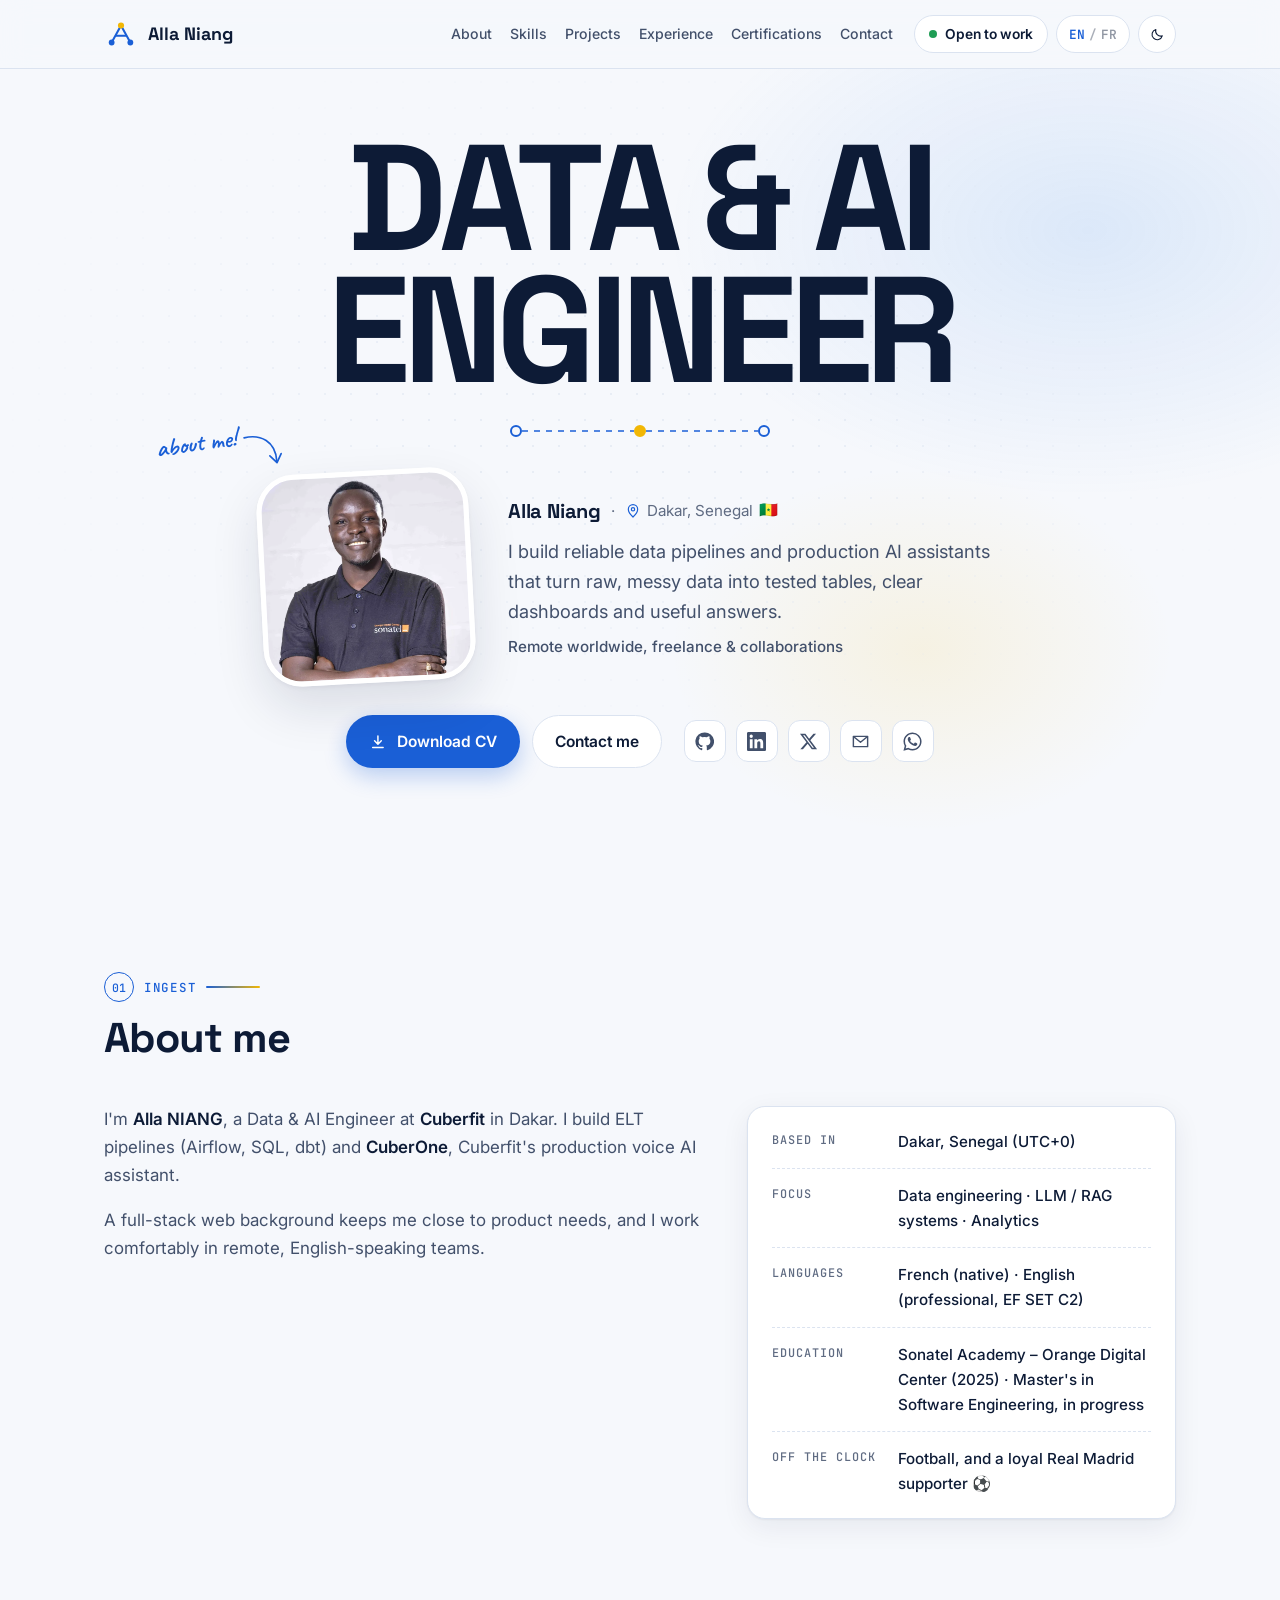
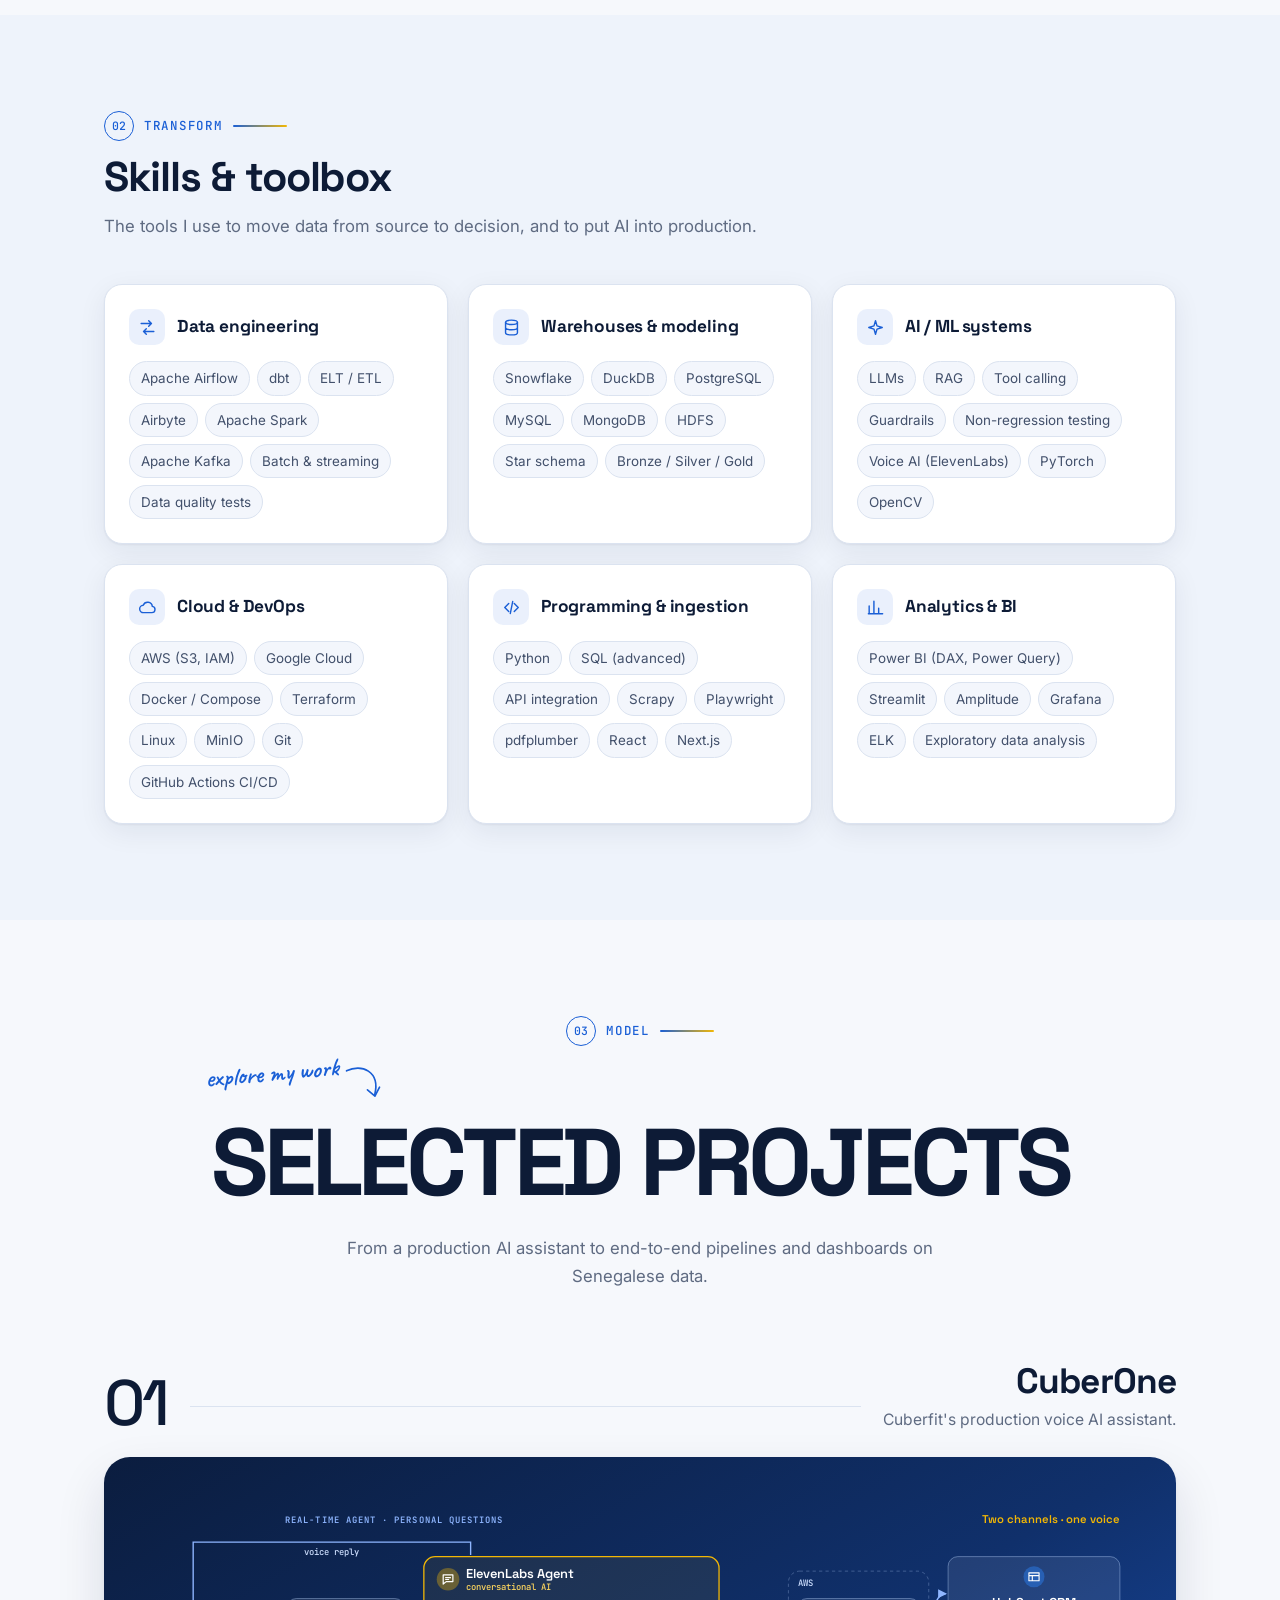
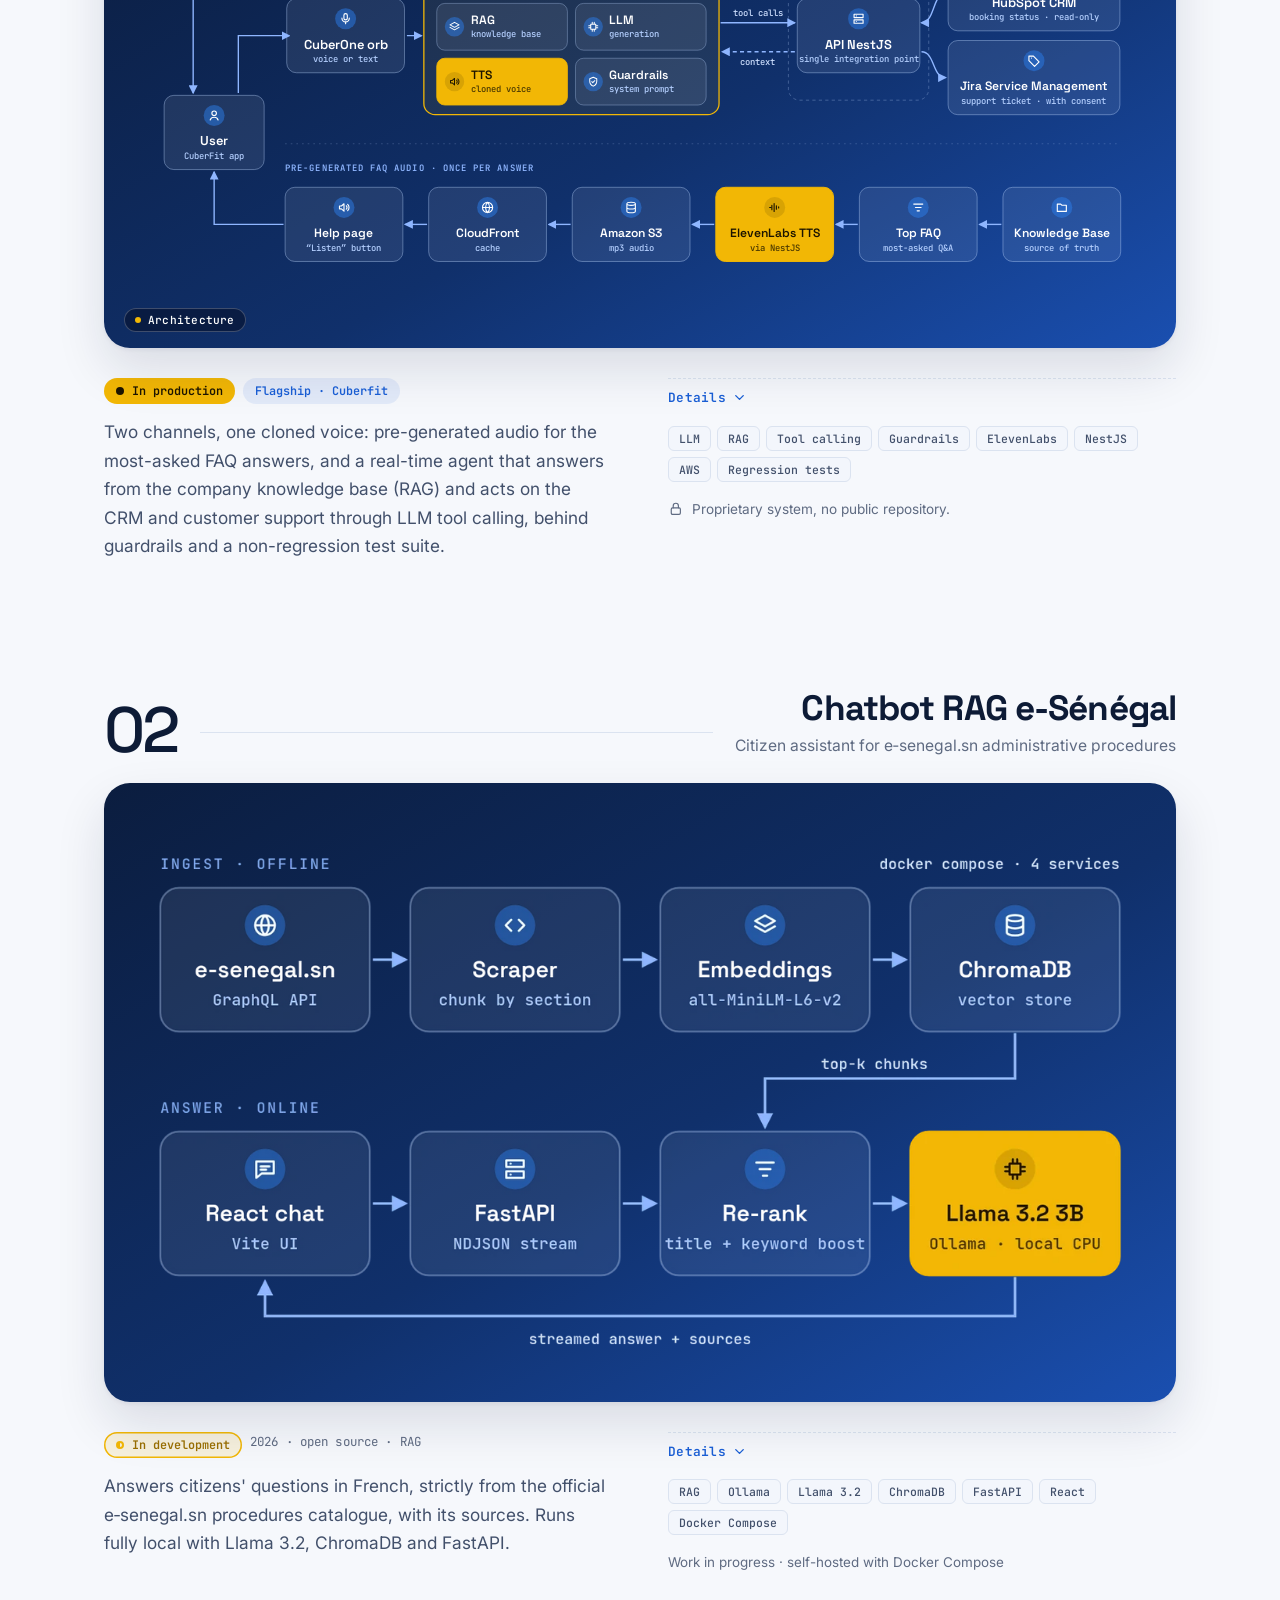
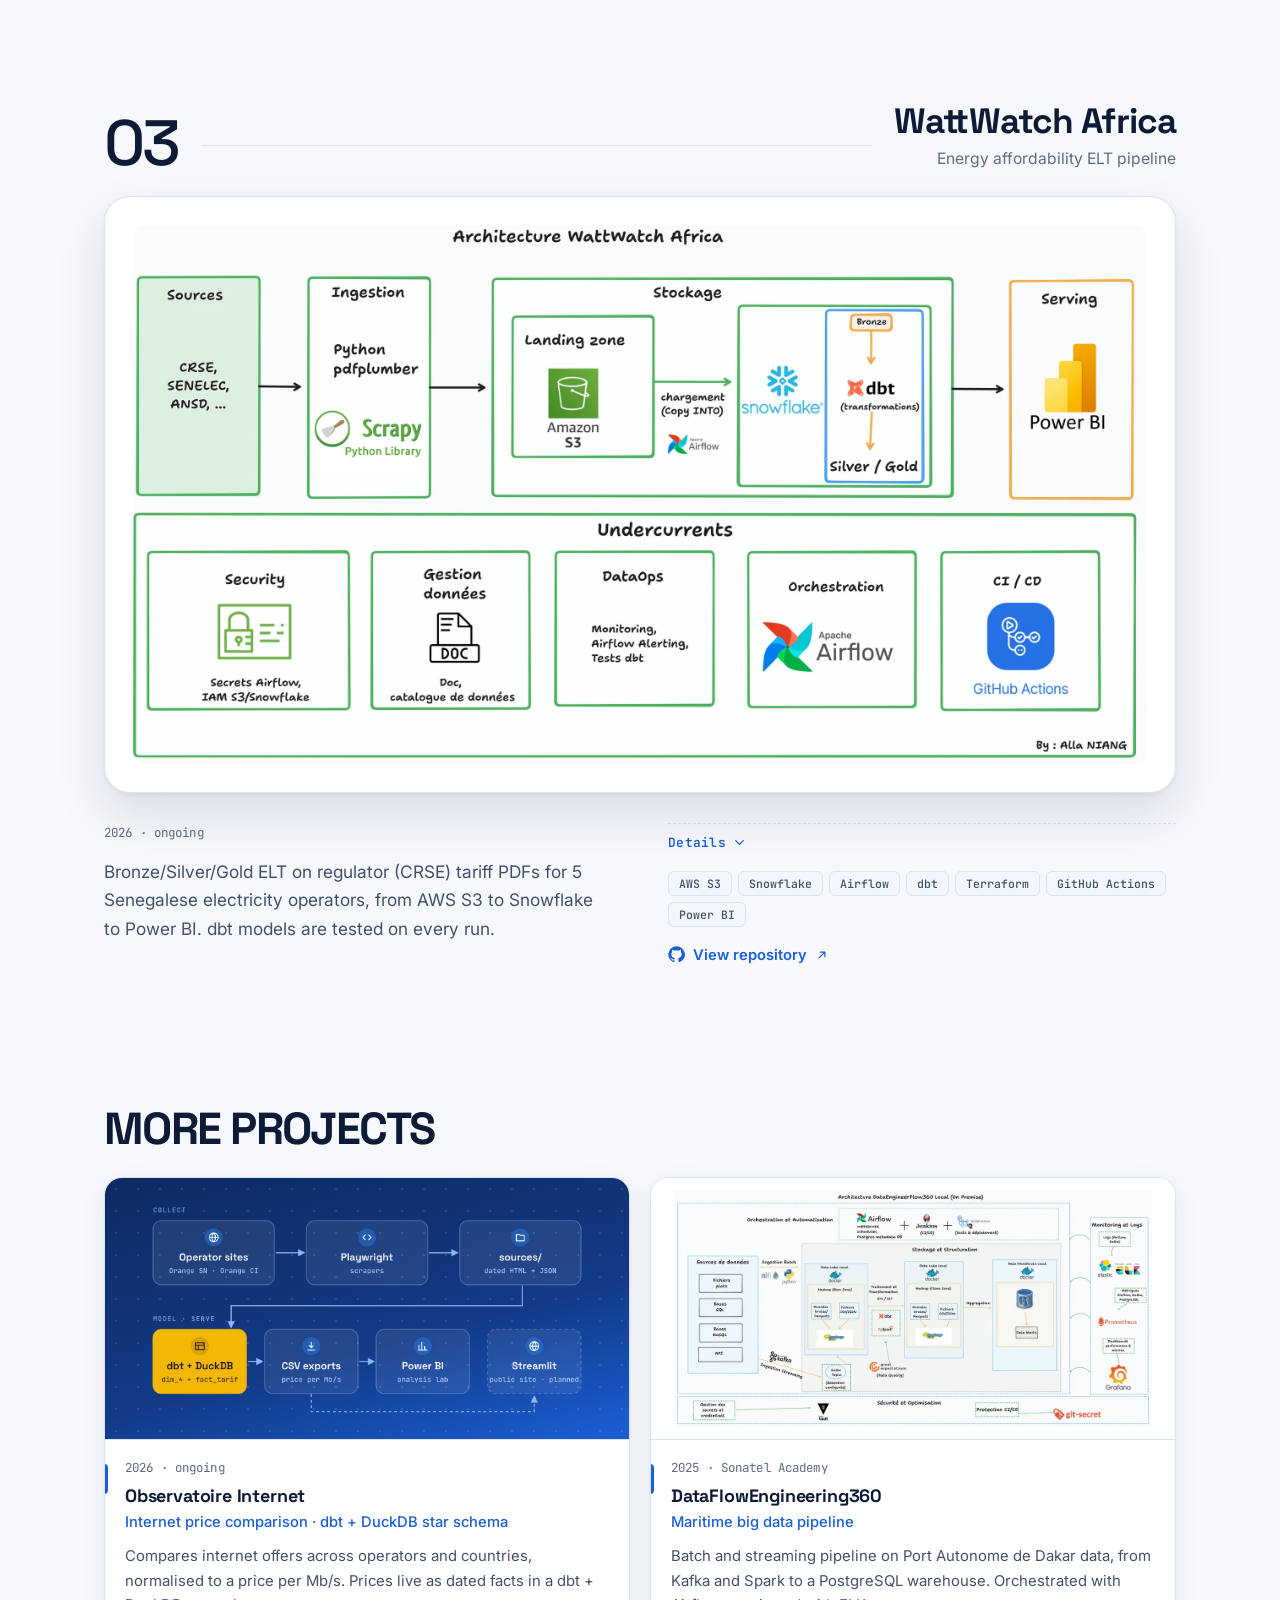
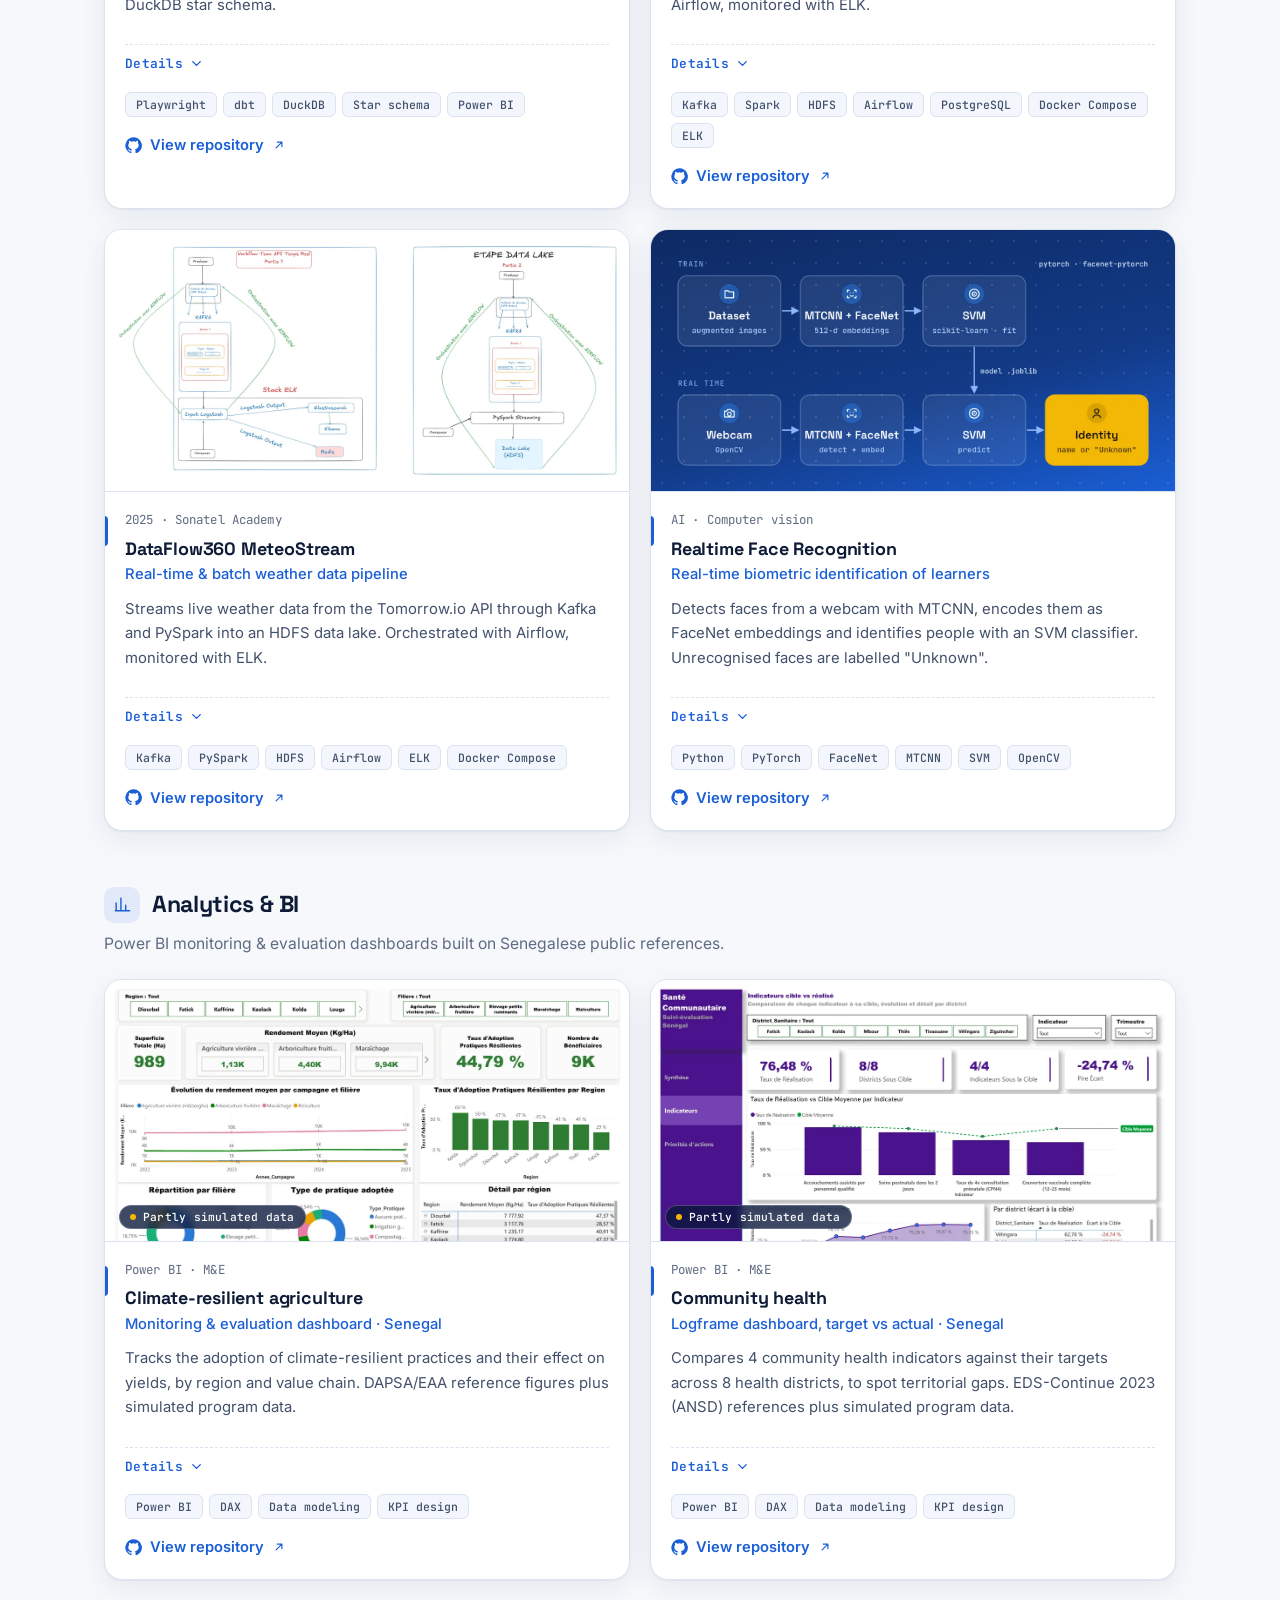
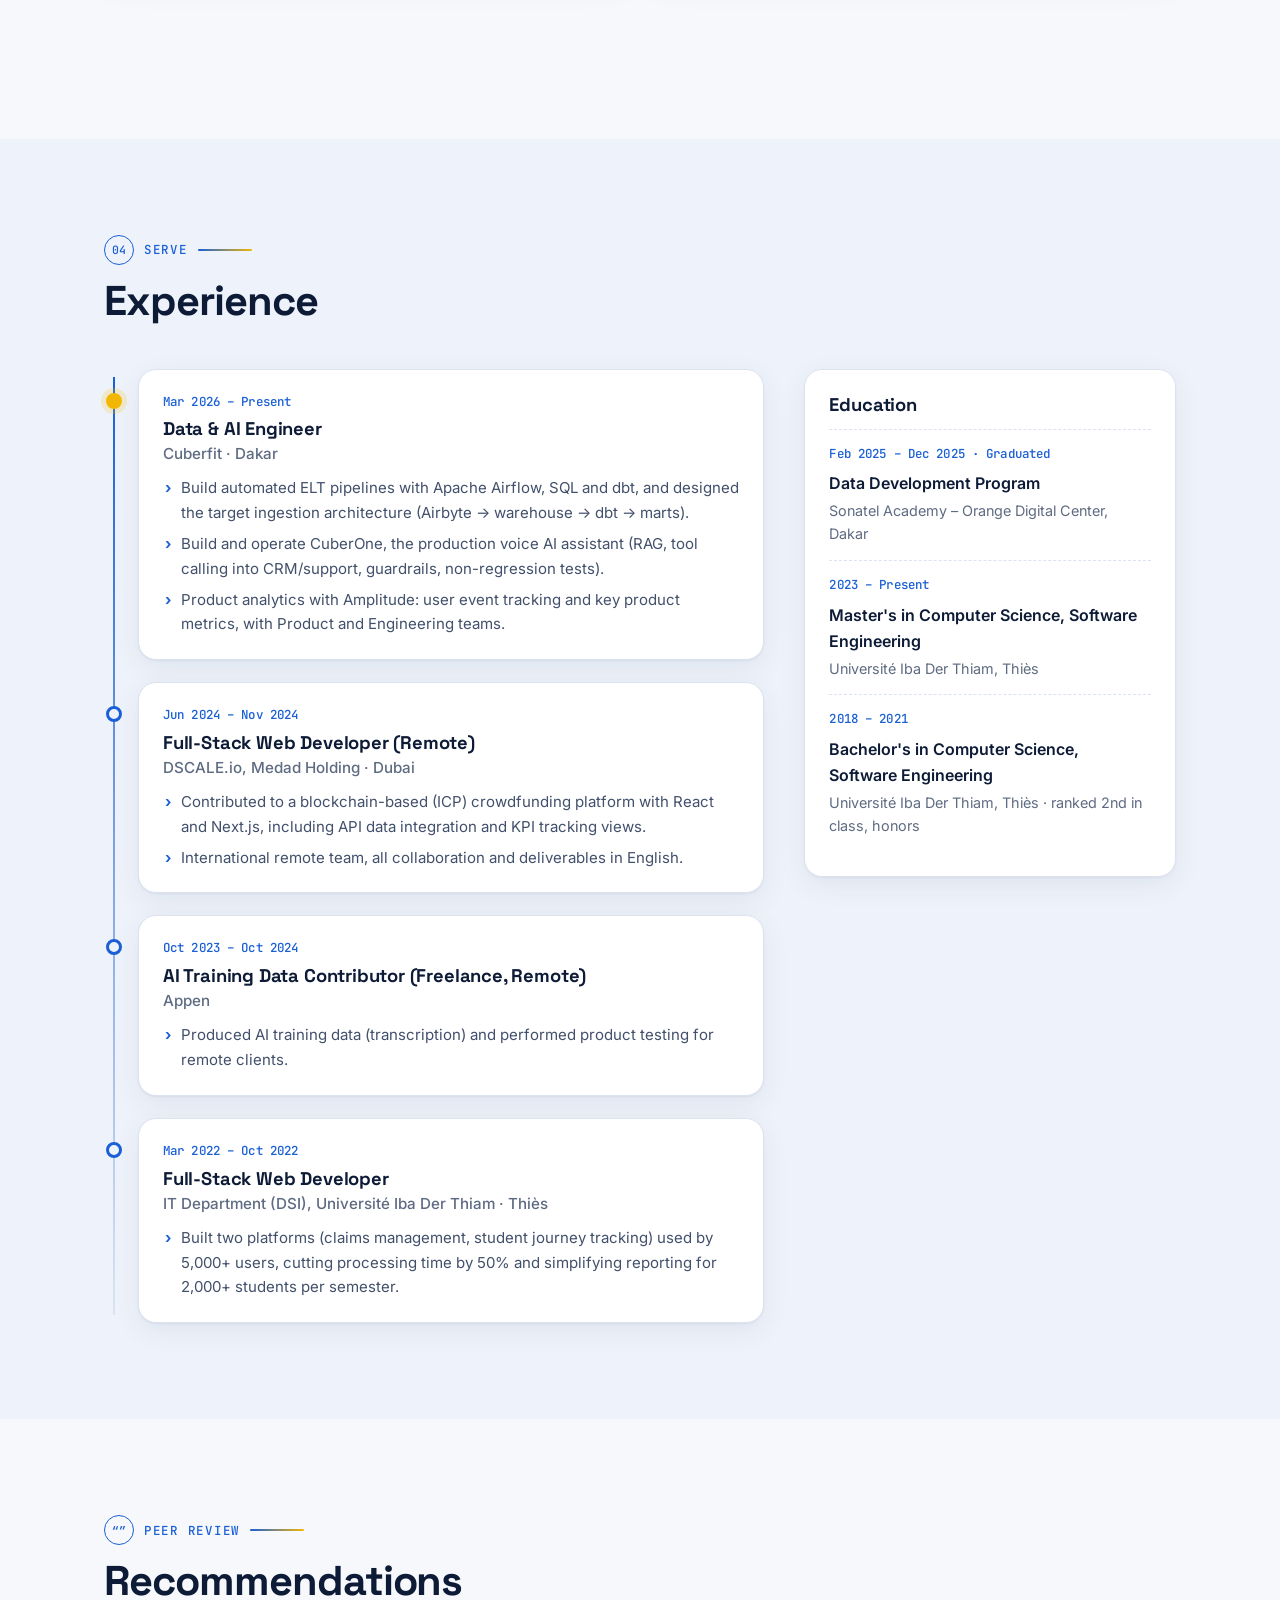
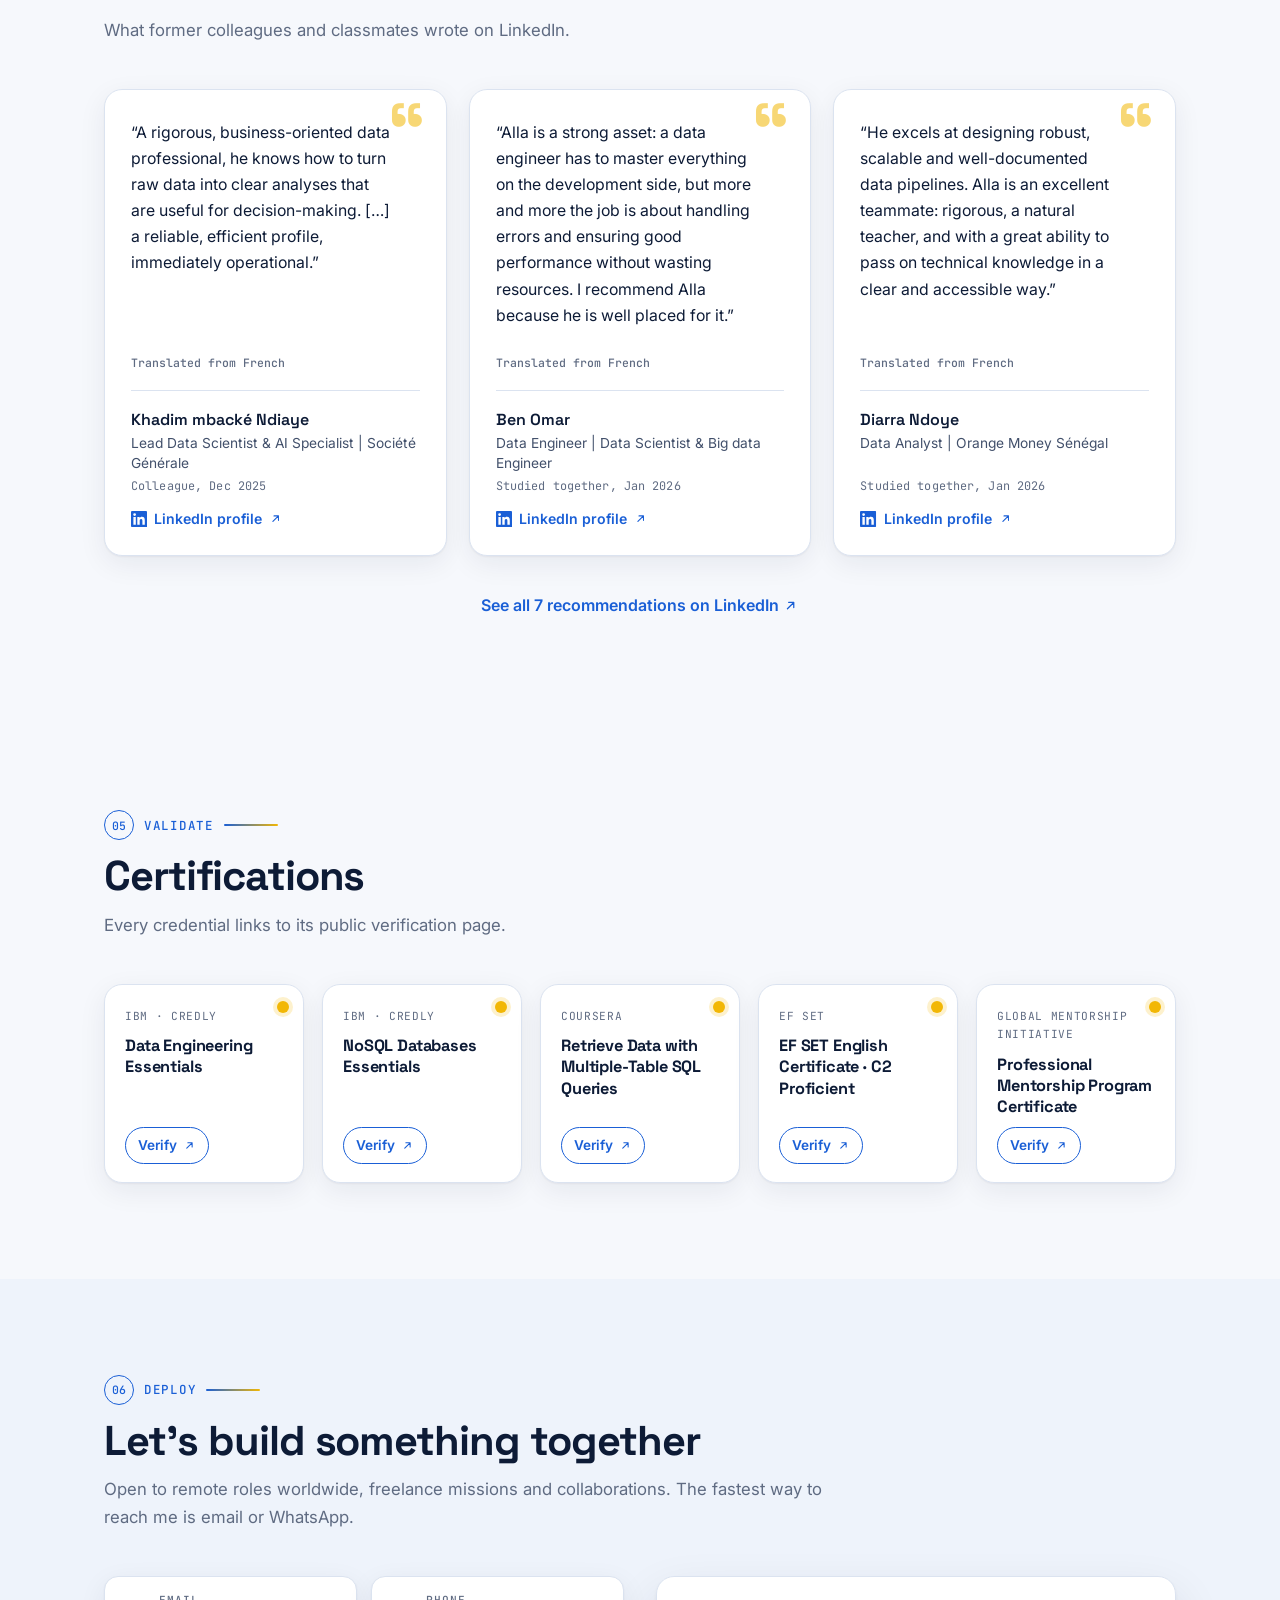
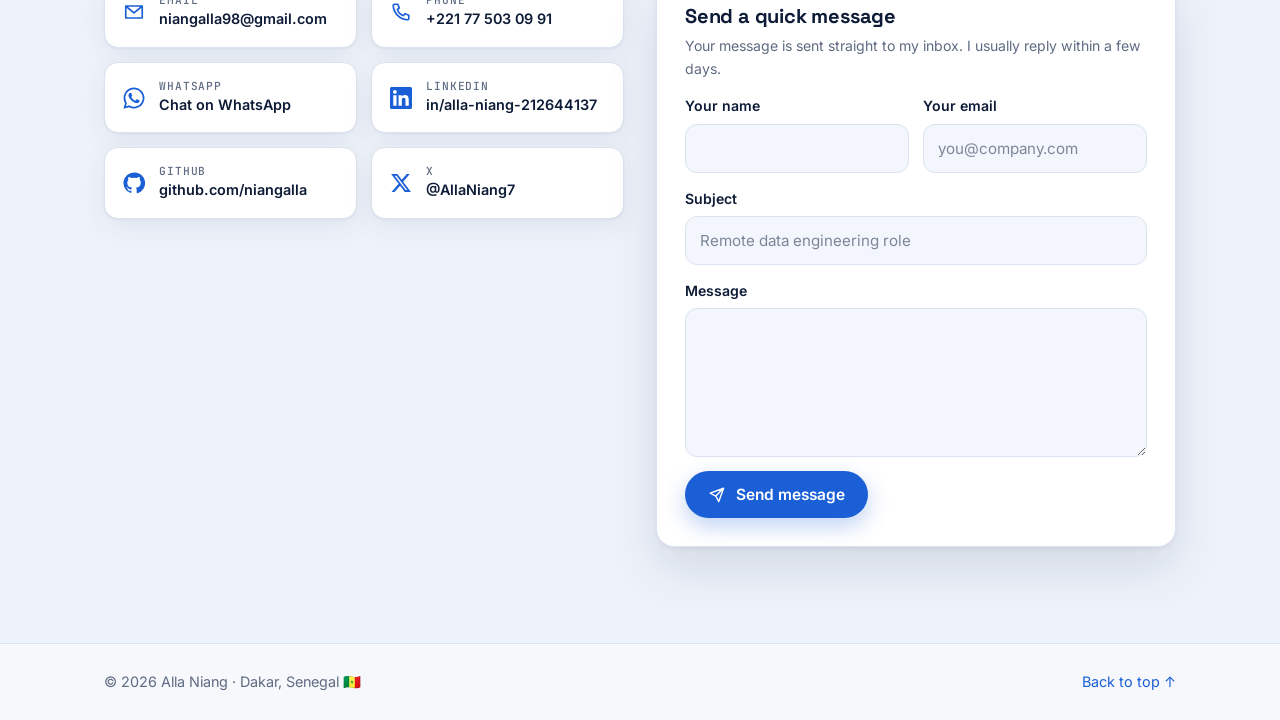
<file: index.html>
<!DOCTYPE html>
<html lang="en" data-theme="light">
<head>
  <meta charset="utf-8">
  <meta name="viewport" content="width=device-width, initial-scale=1">
  <title>Alla Niang · Data &amp; AI Engineer · Dakar, Senegal</title>
  <meta name="description" content="Alla NIANG, Data & AI Engineer based in Dakar, Senegal. ELT pipelines with Airflow, dbt and SQL, cloud data warehouses, and production AI assistants (RAG, tool calling, guardrails). Open to remote opportunities.">
  <meta name="author" content="Alla NIANG">
  <meta name="keywords" content="Alla Niang, Alla NIANG, Data Engineer, AI Engineer, Dakar, Senegal, Airflow, dbt, Snowflake, RAG, LLM, remote">
  <meta name="theme-color" content="#1a5fd6">
  <link rel="canonical" href="https://niangalla.github.io/">
  <!-- Open Graph / social -->
  <meta property="og:type" content="website">
  <meta property="og:site_name" content="Alla Niang">
  <meta property="og:title" content="Alla Niang · Data & AI Engineer">
  <meta property="og:description" content="Reliable data pipelines and production AI assistants, built from Dakar, Senegal. Open to remote opportunities.">
  <meta property="og:url" content="https://niangalla.github.io/">
  <meta property="og:image" content="https://niangalla.github.io/assets/og-image.jpg">
  <meta property="og:image:width" content="1200">
  <meta property="og:image:height" content="630">
  <meta property="og:locale" content="en_US">
  <meta property="og:locale:alternate" content="fr_FR">
  <meta name="twitter:card" content="summary_large_image">
  <meta name="twitter:site" content="@AllaNiang7">
  <meta name="twitter:title" content="Alla Niang · Data & AI Engineer">
  <meta name="twitter:description" content="Reliable data pipelines and production AI assistants, built from Dakar, Senegal.">
  <meta name="twitter:image" content="https://niangalla.github.io/assets/og-image.jpg">
  <link rel="icon" href="assets/favicon.svg" type="image/svg+xml">
  <script type="application/ld+json">
  {"@context":"https://schema.org","@type":"Person","name":"Alla Niang","jobTitle":"Data & AI Engineer","email":"mailto:niangalla98@gmail.com","telephone":"+221775030991","address":{"@type":"PostalAddress","addressLocality":"Dakar","addressCountry":"SN"},"url":"https://niangalla.github.io/","image":"https://niangalla.github.io/assets/alla-niang.jpg","sameAs":["https://www.linkedin.com/in/alla-niang-212644137","https://github.com/niangalla","https://x.com/AllaNiang7"]}
  </script>
  <!-- Apply saved theme early to avoid a flash -->
  <script>try{var t=localStorage.getItem('an-theme');if(t)document.documentElement.setAttribute('data-theme',t);}catch(e){}</script>
  <link rel="preconnect" href="https://fonts.googleapis.com">
  <link rel="preconnect" href="https://fonts.gstatic.com" crossorigin>
  <link href="https://fonts.googleapis.com/css2?family=Caveat:wght@600&family=Inter:wght@400;500;600&family=JetBrains+Mono:wght@500&family=Space+Grotesk:wght@500;600;700&display=swap" rel="stylesheet">
  <link rel="stylesheet" href="css/style.css?v=202610232145">
</head>
<body>
  <!-- SVG icon sprite -->
  <svg width="0" height="0" style="position:absolute" aria-hidden="true">
    <symbol id="i-github" viewBox="0 0 24 24"><path fill="currentColor" d="M12 .5a11.5 11.5 0 0 0-3.64 22.41c.58.1.79-.25.79-.56v-2c-3.2.7-3.88-1.37-3.88-1.37-.53-1.33-1.28-1.69-1.28-1.69-1.05-.71.08-.7.08-.7 1.16.08 1.77 1.19 1.77 1.19 1.03 1.77 2.7 1.26 3.36.96.1-.75.4-1.26.73-1.55-2.55-.29-5.24-1.28-5.24-5.68 0-1.26.45-2.28 1.19-3.09-.12-.29-.52-1.46.11-3.04 0 0 .97-.31 3.17 1.18a11 11 0 0 1 5.77 0c2.2-1.49 3.17-1.18 3.17-1.18.63 1.58.23 2.75.11 3.04.74.81 1.19 1.83 1.19 3.09 0 4.41-2.69 5.38-5.26 5.67.41.36.78 1.06.78 2.14v3.17c0 .31.21.67.8.56A11.5 11.5 0 0 0 12 .5Z"/></symbol>
    <symbol id="i-linkedin" viewBox="0 0 24 24"><path fill="currentColor" d="M20.45 20.45h-3.56v-5.57c0-1.33-.02-3.04-1.85-3.04-1.86 0-2.14 1.45-2.14 2.94v5.67H9.35V9h3.41v1.56h.05c.48-.9 1.64-1.85 3.37-1.85 3.6 0 4.27 2.37 4.27 5.46v6.28ZM5.34 7.43a2.06 2.06 0 1 1 0-4.13 2.06 2.06 0 0 1 0 4.13ZM7.12 20.45H3.56V9h3.56v11.45ZM22.22 0H1.77C.79 0 0 .77 0 1.73v20.54C0 23.23.79 24 1.77 24h20.45c.98 0 1.78-.77 1.78-1.73V1.73C24 .77 23.2 0 22.22 0Z"/></symbol>
    <symbol id="i-x" viewBox="0 0 24 24"><path fill="currentColor" d="M18.24 2.25h3.31l-7.23 8.26 8.5 11.24h-6.66l-5.21-6.82-5.97 6.82H1.67l7.73-8.84L1.25 2.25h6.83l4.71 6.23 5.45-6.23Zm-1.16 17.52h1.83L7.08 4.13H5.12l11.96 15.64Z"/></symbol>
    <symbol id="i-mail" viewBox="0 0 24 24"><path fill="none" stroke="currentColor" stroke-width="1.8" stroke-linecap="round" stroke-linejoin="round" d="M3 5.5h18v13H3zM3.5 6l8.5 7 8.5-7"/></symbol>
    <symbol id="i-phone" viewBox="0 0 24 24"><path fill="none" stroke="currentColor" stroke-width="1.8" stroke-linecap="round" stroke-linejoin="round" d="M5 3.5h3.5l1.7 4.3-2.2 1.4a11 11 0 0 0 6.8 6.8l1.4-2.2 4.3 1.7V19a1.5 1.5 0 0 1-1.6 1.5A16.5 16.5 0 0 1 3.5 5.1 1.5 1.5 0 0 1 5 3.5Z"/></symbol>
    <symbol id="i-whatsapp" viewBox="0 0 24 24"><path fill="currentColor" d="M17.47 14.38c-.3-.15-1.76-.87-2.03-.97-.27-.1-.47-.15-.67.15-.2.3-.77.97-.94 1.16-.17.2-.35.22-.65.07-.3-.15-1.26-.46-2.4-1.48-.89-.79-1.49-1.77-1.66-2.07-.17-.3-.02-.46.13-.61.13-.13.3-.35.45-.52.15-.17.2-.3.3-.5.1-.2.05-.37-.03-.52-.07-.15-.67-1.61-.92-2.21-.24-.58-.49-.5-.67-.51h-.57c-.2 0-.52.07-.79.37-.27.3-1.04 1.02-1.04 2.48 0 1.46 1.07 2.88 1.21 3.07.15.2 2.1 3.2 5.08 4.49.71.31 1.26.49 1.69.63.71.23 1.36.19 1.87.12.57-.09 1.76-.72 2.01-1.41.25-.69.25-1.29.17-1.41-.07-.12-.27-.2-.57-.35ZM12.04 21.5h-.01a9.45 9.45 0 0 1-4.81-1.32l-.35-.2-3.58.94.96-3.49-.23-.36a9.43 9.43 0 0 1-1.45-5.03c0-5.22 4.25-9.46 9.47-9.46 2.53 0 4.9.99 6.69 2.78a9.4 9.4 0 0 1 2.77 6.69c0 5.22-4.25 9.46-9.46 9.46Zm8.05-17.51A11.3 11.3 0 0 0 12.04.66C5.76.66.65 5.77.65 12.05c0 2.01.52 3.97 1.52 5.69L.55 23.66l6.05-1.59a11.36 11.36 0 0 0 5.43 1.38h.01c6.28 0 11.39-5.11 11.39-11.39 0-3.04-1.18-5.9-3.34-8.06Z"/></symbol>
    <symbol id="i-pin" viewBox="0 0 24 24"><path fill="none" stroke="currentColor" stroke-width="1.8" stroke-linecap="round" stroke-linejoin="round" d="M12 21s-7-6.2-7-11.5a7 7 0 0 1 14 0C19 14.8 12 21 12 21Z"/><circle cx="12" cy="9.5" r="2.5" fill="none" stroke="currentColor" stroke-width="1.8"/></symbol>
    <symbol id="i-download" viewBox="0 0 24 24"><path fill="none" stroke="currentColor" stroke-width="2" stroke-linecap="round" stroke-linejoin="round" d="M12 4v11m0 0-4.5-4.5M12 15l4.5-4.5M5 19.5h14"/></symbol>
    <symbol id="i-arrow" viewBox="0 0 24 24"><path fill="none" stroke="currentColor" stroke-width="2" stroke-linecap="round" stroke-linejoin="round" d="M7 17 17 7M9 7h8v8"/></symbol>
    <symbol id="i-sun" viewBox="0 0 24 24"><g fill="none" stroke="currentColor" stroke-width="1.8" stroke-linecap="round"><circle cx="12" cy="12" r="4"/><path d="M12 2.5v2M12 19.5v2M2.5 12h2M19.5 12h2M5.3 5.3l1.4 1.4M17.3 17.3l1.4 1.4M5.3 18.7l1.4-1.4M17.3 6.7l1.4-1.4"/></g></symbol>
    <symbol id="i-moon" viewBox="0 0 24 24"><path fill="none" stroke="currentColor" stroke-width="1.8" stroke-linejoin="round" d="M20 14.5A8.5 8.5 0 0 1 9.5 4a8.5 8.5 0 1 0 10.5 10.5Z"/></symbol>
    <symbol id="i-lock" viewBox="0 0 24 24"><g fill="none" stroke="currentColor" stroke-width="1.8" stroke-linecap="round"><rect x="5" y="10.5" width="14" height="10" rx="2"/><path d="M8 10.5V7.5a4 4 0 0 1 8 0v3"/></g></symbol>
    <symbol id="i-send" viewBox="0 0 24 24"><path fill="none" stroke="currentColor" stroke-width="1.9" stroke-linecap="round" stroke-linejoin="round" d="M21 3 10.5 13.5M21 3l-6.5 18-4-7.5L3 9.5 21 3Z"/></symbol>
  </svg>

  <a class="skip-link" href="#main" data-i18n="skip">Skip to content</a>

  <header class="site-header" id="top">
    <div class="container header-inner">
      <a class="brand" href="#hero" aria-label="Alla Niang, home">
        <svg class="brand-mark" viewBox="0 0 40 40" aria-hidden="true">
          <path d="M9 30 L20 10 L31 30" fill="none" stroke="currentColor" stroke-width="2.4" stroke-linecap="round" stroke-linejoin="round"/>
          <path d="M14 22 H26" fill="none" stroke="currentColor" stroke-width="2.4" stroke-linecap="round"/>
          <circle cx="9" cy="30" r="3.4" class="bm-node"/>
          <circle cx="31" cy="30" r="3.4" class="bm-node"/>
          <circle cx="20" cy="10" r="3.6" class="bm-gold"/>
        </svg>
        <span class="brand-name">Alla Niang</span>
      </a>
      <nav class="main-nav" id="main-nav" aria-label="Primary">
        <ul>
          <li><a href="#about" data-i18n="nav.about">About</a></li>
          <li><a href="#skills" data-i18n="nav.skills">Skills</a></li>
          <li><a href="#projects" data-i18n="nav.projects">Projects</a></li>
          <li><a href="#experience" data-i18n="nav.experience">Experience</a></li>
          <li><a href="#certifications" data-i18n="nav.certs">Certifications</a></li>
          <li><a href="#contact" data-i18n="nav.contact">Contact</a></li>
        </ul>
      </nav>
      <div class="header-tools">
        <a class="open-pill" href="#contact"><span class="open-dot" aria-hidden="true"></span><span data-i18n="nav.open">Open to work</span></a>
        <button class="tool-btn lang-btn" id="lang-toggle" type="button" aria-label="Passer en français">
          <span data-lang-opt="en">EN</span><span class="sep" aria-hidden="true">/</span><span data-lang-opt="fr">FR</span>
        </button>
        <button class="tool-btn icon-only" id="theme-toggle" type="button" aria-label="Switch to dark mode">
          <svg class="ic ic-moon" aria-hidden="true"><use href="#i-moon"/></svg>
          <svg class="ic ic-sun" aria-hidden="true"><use href="#i-sun"/></svg>
        </button>
        <button class="tool-btn icon-only menu-btn" id="menu-toggle" type="button" aria-expanded="false" aria-controls="main-nav" aria-label="Open menu">
          <span class="burger" aria-hidden="true"><span></span><span></span><span></span></span>
        </button>
      </div>
    </div>
    <div class="scroll-progress" aria-hidden="true"><span id="progress-bar"></span></div>
  </header>

  <!-- Pipeline rail: the page reads like a DAG -->
  <aside class="pipeline-rail" aria-hidden="true">
    <div class="rail-track"><div class="rail-fill" id="rail-fill"></div></div>
    <ol class="rail-stages">
      <li data-target="hero"><span class="node"></span><span class="rail-label" data-i18n="stage.source">source</span></li>
      <li data-target="about"><span class="node"></span><span class="rail-label" data-i18n="stage.ingest">ingest</span></li>
      <li data-target="skills"><span class="node"></span><span class="rail-label" data-i18n="stage.transform">transform</span></li>
      <li data-target="projects"><span class="node"></span><span class="rail-label" data-i18n="stage.model">model</span></li>
      <li data-target="experience"><span class="node"></span><span class="rail-label" data-i18n="stage.serve">serve</span></li>
      <li data-target="certifications"><span class="node"></span><span class="rail-label" data-i18n="stage.validate">validate</span></li>
      <li data-target="contact"><span class="node"></span><span class="rail-label" data-i18n="stage.deploy">deploy</span></li>
    </ol>
  </aside>

  <main id="main">
    <!-- HERO -->
    <section class="hero hero--mega" id="hero" aria-labelledby="hero-title">
      <div class="container hero-stack">
        <h1 id="hero-title" class="mega reveal" data-i18n-html="hero.mega">Data &amp; AI<br>Engineer</h1>
        <div class="hero-flow" aria-hidden="true"><span class="hf-node"></span><span class="hf-line"></span><span class="hf-node hf-gold"></span><span class="hf-line"></span><span class="hf-node"></span></div>
        <div class="hero-intro reveal">
          <div class="hero-photo-wrap">
            <p class="anno anno--about" aria-hidden="true"><span data-i18n="anno.about">about me!</span><svg class="anno-arrow" viewBox="0 0 60 60" aria-hidden="true"><path d="M8 8 C 30 6, 48 18, 46 44"/><path d="M38 36 L46 46 L53 35"/></svg></p>
            <div class="hero-photo">
              <picture>
              <source srcset="assets/alla-niang.webp" type="image/webp">
              <img src="assets/alla-niang.jpg" width="800" height="1000" alt="Portrait of Alla Niang, smiling with arms crossed" data-i18n-alt="hero.photoAlt" fetchpriority="high">
            </picture>
            </div>
          </div>
          <div class="hero-intro-text">
            <p class="hero-hello"><span class="hero-me">Alla Niang</span><span class="hero-dotsep" aria-hidden="true">·</span><svg class="ic" aria-hidden="true"><use href="#i-pin"/></svg><span data-i18n="hero.loc">Dakar, Senegal</span> <span class="flag" role="img" aria-label="Senegal">🇸🇳</span></p>
            <p class="hero-pitch" data-i18n="hero.pitch">I build reliable data pipelines and production AI assistants that turn raw, messy data into tested tables, clear dashboards and useful answers.</p>
            <p class="hero-remote" data-i18n="hero.remote">Remote worldwide, freelance &amp; collaborations</p>
          </div>
        </div>
        <div class="hero-actions reveal">
          <div class="hero-ctas">
            <a class="btn btn-primary" href="assets/Alla_Niang_CV.pdf" download="Alla_Niang_CV.pdf">
              <svg class="ic" aria-hidden="true"><use href="#i-download"/></svg><span data-i18n="hero.cv">Download CV</span>
            </a>
            <a class="btn btn-ghost" href="#contact"><span data-i18n="hero.contact">Contact me</span></a>
          </div>
          <ul class="socials" aria-label="Social links">
            <li><a href="https://github.com/niangalla" target="_blank" rel="noopener" aria-label="GitHub"><svg class="ic" aria-hidden="true"><use href="#i-github"/></svg></a></li>
            <li><a href="https://www.linkedin.com/in/alla-niang-212644137" target="_blank" rel="noopener" aria-label="LinkedIn"><svg class="ic" aria-hidden="true"><use href="#i-linkedin"/></svg></a></li>
            <li><a href="https://x.com/AllaNiang7" target="_blank" rel="noopener" aria-label="X (Twitter)"><svg class="ic" aria-hidden="true"><use href="#i-x"/></svg></a></li>
            <li><a href="mailto:niangalla98@gmail.com" aria-label="Email"><svg class="ic" aria-hidden="true"><use href="#i-mail"/></svg></a></li>
            <li><a href="https://wa.me/221775030991" target="_blank" rel="noopener" aria-label="WhatsApp"><svg class="ic" aria-hidden="true"><use href="#i-whatsapp"/></svg></a></li>
          </ul>
        </div>
      </div>
    </section>

    <!-- ABOUT / INGEST -->
    <section class="section" id="about" aria-labelledby="about-title">
      <div class="container">
        <header class="section-head reveal">
          <p class="stage-tag"><span class="stage-num">01</span><span data-i18n="stage.ingest">ingest</span></p>
          <h2 id="about-title" data-i18n="about.title">About me</h2>
        </header>
        <div class="about-grid">
          <div class="about-text reveal">
            <p data-i18n-html="about.p1">I'm <strong>Alla NIANG</strong>, a Data &amp; AI Engineer at <strong>Cuberfit</strong> in Dakar. I build ELT pipelines (Airflow, SQL, dbt) and <strong>CuberOne</strong>, Cuberfit's production voice AI assistant.</p>
            <p data-i18n-html="about.p2">A full-stack web background keeps me close to product needs, and I work comfortably in remote, English-speaking teams.</p>
          </div>
          <dl class="facts reveal">
            <div class="fact"><dt data-i18n="about.f.based">Based in</dt><dd data-i18n="about.f.basedV">Dakar, Senegal (UTC+0)</dd></div>
            <div class="fact"><dt data-i18n="about.f.focus">Focus</dt><dd data-i18n="about.f.focusV">Data engineering · LLM / RAG systems · Analytics</dd></div>
            <div class="fact"><dt data-i18n="about.f.lang">Languages</dt><dd data-i18n="about.f.langV">French (native) · English (professional, EF SET C2)</dd></div>
            <div class="fact"><dt data-i18n="about.f.edu">Education</dt><dd data-i18n="about.f.eduV">Sonatel Academy – Orange Digital Center (2025) · Master's in Software Engineering, in progress</dd></div>
            <div class="fact"><dt data-i18n="about.f.off">Off the clock</dt><dd data-i18n="about.f.offV">Football, and a loyal Real Madrid supporter ⚽</dd></div>
          </dl>
        </div>
      </div>
    </section>

    <!-- SKILLS / TRANSFORM -->
    <section class="section section-alt" id="skills" aria-labelledby="skills-title">
      <div class="container">
        <header class="section-head reveal">
          <p class="stage-tag"><span class="stage-num">02</span><span data-i18n="stage.transform">transform</span></p>
          <h2 id="skills-title" data-i18n="skills.title">Skills &amp; toolbox</h2>
          <p class="section-sub" data-i18n="skills.sub">The tools I use to move data from source to decision, and to put AI into production.</p>
        </header>
        <div class="skills-grid">
          <article class="skill-card reveal">
            <h3><span class="skill-ic" aria-hidden="true"><svg viewBox="0 0 24 24"><path d="M4 7h13m0 0-3.5-3.5M17 7l-3.5 3.5M20 17H7m0 0 3.5-3.5M7 17l3.5 3.5"/></svg></span><span data-i18n="skills.de">Data engineering</span></h3>
            <ul class="chips"><li>Apache Airflow</li><li>dbt</li><li>ELT / ETL</li><li>Airbyte</li><li>Apache Spark</li><li>Apache Kafka</li><li data-i18n="skills.c.batch">Batch &amp; streaming</li><li data-i18n="skills.c.quality">Data quality tests</li></ul>
          </article>
          <article class="skill-card reveal">
            <h3><span class="skill-ic" aria-hidden="true"><svg viewBox="0 0 24 24"><ellipse cx="12" cy="5.5" rx="7.5" ry="2.8"/><path d="M4.5 5.5v13c0 1.5 3.4 2.8 7.5 2.8s7.5-1.3 7.5-2.8v-13M4.5 12c0 1.5 3.4 2.8 7.5 2.8s7.5-1.3 7.5-2.8"/></svg></span><span data-i18n="skills.wh">Warehouses &amp; modeling</span></h3>
            <ul class="chips"><li>Snowflake</li><li>DuckDB</li><li>PostgreSQL</li><li>MySQL</li><li>MongoDB</li><li>HDFS</li><li data-i18n="skills.c.star">Star schema</li><li>Bronze / Silver / Gold</li></ul>
          </article>
          <article class="skill-card reveal">
            <h3><span class="skill-ic" aria-hidden="true"><svg viewBox="0 0 24 24"><path d="M12 3.5 13.9 10l6.6 2-6.6 2L12 20.5 10.1 14l-6.6-2 6.6-2L12 3.5Z"/></svg></span><span data-i18n="skills.ai">AI / ML systems</span></h3>
            <ul class="chips"><li>LLMs</li><li>RAG</li><li data-i18n="skills.c.tools">Tool calling</li><li>Guardrails</li><li data-i18n="skills.c.regr">Non-regression testing</li><li data-i18n="skills.c.voice">Voice AI (ElevenLabs)</li><li>PyTorch</li><li>OpenCV</li></ul>
          </article>
          <article class="skill-card reveal">
            <h3><span class="skill-ic" aria-hidden="true"><svg viewBox="0 0 24 24"><path d="M7 18.5h10.5a4 4 0 0 0 .6-7.95A6 6 0 0 0 6.6 9.1 4.7 4.7 0 0 0 7 18.5Z"/></svg></span><span data-i18n="skills.cloud">Cloud &amp; DevOps</span></h3>
            <ul class="chips"><li>AWS (S3, IAM)</li><li>Google Cloud</li><li>Docker / Compose</li><li>Terraform</li><li>Linux</li><li>MinIO</li><li>Git</li><li>GitHub Actions CI/CD</li></ul>
          </article>
          <article class="skill-card reveal">
            <h3><span class="skill-ic" aria-hidden="true"><svg viewBox="0 0 24 24"><path d="m8.5 7-5 5 5 5M15.5 7l5 5-5 5M13.5 4.5l-3 15"/></svg></span><span data-i18n="skills.prog">Programming &amp; ingestion</span></h3>
            <ul class="chips"><li>Python</li><li data-i18n="skills.c.sql">SQL (advanced)</li><li data-i18n="skills.c.api">API integration</li><li>Scrapy</li><li>Playwright</li><li>pdfplumber</li><li>React</li><li>Next.js</li></ul>
          </article>
          <article class="skill-card reveal">
            <h3><span class="skill-ic" aria-hidden="true"><svg viewBox="0 0 24 24"><path d="M4 20V10M10 20V4M16 20v-7M21 20H3"/></svg></span><span data-i18n="skills.bi">Analytics &amp; BI</span></h3>
            <ul class="chips"><li>Power BI (DAX, Power Query)</li><li>Streamlit</li><li>Amplitude</li><li>Grafana</li><li>ELK</li><li data-i18n="skills.c.eda">Exploratory data analysis</li></ul>
          </article>
        </div>
      </div>
    </section>

    <!-- PROJECTS / MODEL -->
    <section class="section" id="projects" aria-labelledby="projects-title">
      <div class="container">
        <header class="section-head section-head--center reveal">
          <p class="stage-tag"><span class="stage-num">03</span><span data-i18n="stage.model">model</span></p>
          <p class="anno anno--work" aria-hidden="true"><span data-i18n="anno.work">explore my work</span><svg class="anno-arrow" viewBox="0 0 60 60" aria-hidden="true"><path d="M6 12 C 26 4, 50 16, 40 46"/><path d="M31 39 L40 48 L47 37"/></svg></p>
          <h2 class="mega-h2" id="projects-title" data-i18n="projects.title">Selected projects</h2>
          <p class="section-sub" data-i18n="projects.sub">From a production AI assistant to end-to-end pipelines on Senegalese data.</p>
        </header>

        <div class="works">
        <article class="work reveal" aria-labelledby="p-cuberone">
          <header class="work-head">
            <span class="work-num mono" aria-hidden="true">01</span>
            <span class="work-rule" aria-hidden="true"></span>
            <div class="work-title"><h3 id="p-cuberone">CuberOne</h3><p class="work-sub" data-i18n="projects.cuber.lead">Cuberfit's production voice AI assistant.</p></div>
          </header>
          <figure class="work-visual work-visual--dark"><svg class="arch arch--l" viewBox="0 0 1220 470" role="img" aria-label="CuberOne architecture, two channels with one voice. Real-time agent: the user speaks or types to the CuberOne orb in the CuberFit app; an ElevenLabs agent answers with RAG over the knowledge base, an LLM, a cloned TTS voice and guardrails, and makes tool calls to a NestJS API on AWS, which reads booking status from HubSpot CRM (read-only) and opens Jira Service Management support tickets with the customer's consent. Pre-generated FAQ audio: the most-asked answers from the knowledge base are voiced once with ElevenLabs TTS through NestJS, stored in Amazon S3 and served through CloudFront to the help page's Listen button." data-i18n-aria="projects.cuber.alt" xmlns="http://www.w3.org/2000/svg"><defs><marker id="axh-l" viewBox="0 0 10 10" refX="8.5" refY="5" markerWidth="6.5" markerHeight="6.5" orient="auto-start-reverse"><path d="M0 0L10 5L0 10z" fill="#8fb6ff"/></marker></defs><text x="170" y="22" text-anchor="start" class="ax-l" data-i18n="arch.laneA">REAL-TIME AGENT · PERSONAL QUESTIONS</text><circle cx="1205" cy="18" r="0"/><text x="1205" y="22" text-anchor="end" class="ax-g" fill="#F2B705" data-i18n="arch.tag">Two channels · one voice</text><rect x="20" y="236" width="124" height="92" rx="12" fill="rgba(255,255,255,0.08)" stroke="rgba(190,215,255,0.40)" stroke-width="1.2"/><circle cx="82.0" cy="261" r="13" fill="rgba(43,125,233,0.5)"/><g transform="translate(73.6,252.6) scale(0.7)" fill="none" stroke="#ffffff" stroke-width="2" stroke-linecap="round" stroke-linejoin="round"><path d="M12 12a4 4 0 1 0 0-8 4 4 0 0 0 0 8Z M5 20c1-3.5 4-5 7-5s6 1.5 7 5"/></g><text x="82.0" y="298" text-anchor="middle" class="ax-t" fill="#ffffff" data-i18n="arch.user">User</text><text x="82.0" y="315" text-anchor="middle" class="ax-s" fill="#b5d0ff" data-i18n="arch.user.s">CuberFit app</text><rect x="172" y="116" width="146" height="92" rx="12" fill="rgba(255,255,255,0.08)" stroke="rgba(190,215,255,0.40)" stroke-width="1.2"/><circle cx="245.0" cy="141" r="13" fill="rgba(43,125,233,0.5)"/><g transform="translate(236.6,132.6) scale(0.7)" fill="none" stroke="#ffffff" stroke-width="2" stroke-linecap="round" stroke-linejoin="round"><path d="M12 3a3 3 0 0 0-3 3v5a3 3 0 0 0 6 0V6a3 3 0 0 0-3-3Z M5.5 11a6.5 6.5 0 0 0 13 0 M12 17.5V21"/></g><text x="245.0" y="178" text-anchor="middle" class="ax-t" fill="#ffffff" data-i18n="arch.orb">CuberOne orb</text><text x="245.0" y="195" text-anchor="middle" class="ax-s" fill="#b5d0ff" data-i18n="arch.orb.s">voice or text</text><rect x="342" y="64" width="366" height="196" rx="14" fill="rgba(242,183,5,0.07)" stroke="#F2B705" stroke-width="1.6"/><circle cx="372" cy="92" r="14" fill="rgba(242,183,5,0.35)"/><g transform="translate(363.0,83.0) scale(0.75)" fill="none" stroke="#ffffff" stroke-width="2" stroke-linecap="round" stroke-linejoin="round"><path d="M4 5h16v11H9l-5 4V5Z M8 9.5h8 M8 12.5h5"/></g><text x="394" y="90" text-anchor="start" class="ax-t" fill="#ffffff">ElevenLabs Agent</text><text x="394" y="106" text-anchor="start" class="ax-s" fill="#ffd75e" data-i18n="arch.agent.s">conversational AI</text><rect x="358" y="122" width="162" height="58" rx="10" fill="rgba(255,255,255,0.07)" stroke="rgba(190,215,255,0.40)" stroke-width="1"/><circle cx="380" cy="151.0" r="12" fill="rgba(43,125,233,0.5)"/><g transform="translate(372.6,143.6) scale(0.62)" fill="none" stroke="#ffffff" stroke-width="2" stroke-linecap="round" stroke-linejoin="round"><path d="M12 3l9 5-9 5-9-5 9-5Z M3 13l9 5 9-5"/></g><text x="400" y="148.0" text-anchor="start" class="ax-t ax-t--c" fill="#ffffff">RAG</text><text x="400" y="164.0" text-anchor="start" class="ax-s" fill="#b5d0ff" data-i18n="arch.rag.s">knowledge base</text><rect x="530" y="122" width="162" height="58" rx="10" fill="rgba(255,255,255,0.07)" stroke="rgba(190,215,255,0.40)" stroke-width="1"/><circle cx="552" cy="151.0" r="12" fill="rgba(43,125,233,0.5)"/><g transform="translate(544.6,143.6) scale(0.62)" fill="none" stroke="#ffffff" stroke-width="2" stroke-linecap="round" stroke-linejoin="round"><path d="M7 7h10v10H7z M10 3v4 M14 3v4 M10 17v4 M14 17v4 M3 10h4 M3 14h4 M17 10h4 M17 14h4"/></g><text x="572" y="148.0" text-anchor="start" class="ax-t ax-t--c" fill="#ffffff">LLM</text><text x="572" y="164.0" text-anchor="start" class="ax-s" fill="#b5d0ff" data-i18n="arch.llm.s">generation</text><rect x="358" y="190" width="162" height="58" rx="10" fill="#F2B705" stroke="#F2B705" stroke-width="1"/><circle cx="380" cy="219.0" r="12" fill="rgba(29,21,0,0.12)"/><g transform="translate(372.6,211.6) scale(0.62)" fill="none" stroke="#1d1500" stroke-width="2" stroke-linecap="round" stroke-linejoin="round"><path d="M4 9.5h3.5L12 5.5v13l-4.5-4H4z M16 9a4 4 0 0 1 0 6 M18.5 6.5a7.5 7.5 0 0 1 0 11"/></g><text x="400" y="216.0" text-anchor="start" class="ax-t ax-t--c" fill="#1d1500">TTS</text><text x="400" y="232.0" text-anchor="start" class="ax-s" fill="#4a3800" data-i18n="arch.tts.s">cloned voice</text><rect x="530" y="190" width="162" height="58" rx="10" fill="rgba(255,255,255,0.07)" stroke="rgba(190,215,255,0.40)" stroke-width="1"/><circle cx="552" cy="219.0" r="12" fill="rgba(43,125,233,0.5)"/><g transform="translate(544.6,211.6) scale(0.62)" fill="none" stroke="#ffffff" stroke-width="2" stroke-linecap="round" stroke-linejoin="round"><path d="M12 3l7 3v5c0 4.5-3 8-7 10-4-2-7-5.5-7-10V6l7-3Z M9 12l2 2 4-4"/></g><text x="572" y="216.0" text-anchor="start" class="ax-t ax-t--c" fill="#ffffff" data-i18n="arch.guard">Guardrails</text><text x="572" y="232.0" text-anchor="start" class="ax-s" fill="#b5d0ff" data-i18n="arch.guard.s">system prompt</text><rect x="794" y="82" width="174" height="160" rx="14" fill="none" stroke="rgba(190,215,255,0.35)" stroke-width="1" stroke-dasharray="4 4"/><text x="806" y="100" text-anchor="start" class="ax-n" fill="#cfe0ff">AWS</text><rect x="805" y="116" width="152" height="92" rx="12" fill="rgba(255,255,255,0.08)" stroke="rgba(190,215,255,0.40)" stroke-width="1.2"/><circle cx="881.0" cy="141" r="13" fill="rgba(43,125,233,0.5)"/><g transform="translate(872.6,132.6) scale(0.7)" fill="none" stroke="#ffffff" stroke-width="2" stroke-linecap="round" stroke-linejoin="round"><path d="M4 4h16v6H4z M4 14h16v6H4z M8 7h.01 M8 17h.01"/></g><text x="881.0" y="178" text-anchor="middle" class="ax-t" fill="#ffffff">API NestJS</text><text x="881.0" y="195" text-anchor="middle" class="ax-s" fill="#b5d0ff" data-i18n="arch.api.s">single integration point</text><rect x="992" y="64" width="213" height="92" rx="12" fill="rgba(255,255,255,0.08)" stroke="rgba(190,215,255,0.40)" stroke-width="1.2"/><circle cx="1098.5" cy="89" r="13" fill="rgba(43,125,233,0.5)"/><g transform="translate(1090.1,80.6) scale(0.7)" fill="none" stroke="#ffffff" stroke-width="2" stroke-linecap="round" stroke-linejoin="round"><path d="M3 5h18v14H3z M3 10h18 M9 10v9"/></g><text x="1098.5" y="126" text-anchor="middle" class="ax-t" fill="#ffffff">HubSpot CRM</text><text x="1098.5" y="143" text-anchor="middle" class="ax-s" fill="#b5d0ff" data-i18n="arch.crm.s">booking status · read-only</text><rect x="992" y="168" width="213" height="92" rx="12" fill="rgba(255,255,255,0.08)" stroke="rgba(190,215,255,0.40)" stroke-width="1.2"/><circle cx="1098.5" cy="193" r="13" fill="rgba(43,125,233,0.5)"/><g transform="translate(1090.1,184.6) scale(0.7)" fill="none" stroke="#ffffff" stroke-width="2" stroke-linecap="round" stroke-linejoin="round"><path d="M3 12V4h8l10 10-8 8L3 12Z M7.5 7.5h.01"/></g><text x="1098.5" y="230" text-anchor="middle" class="ax-t ax-t--c" fill="#ffffff">Jira Service Management</text><text x="1098.5" y="247" text-anchor="middle" class="ax-s" fill="#b5d0ff" data-i18n="arch.jira.s">support ticket · with consent</text><path d="M112 233V162H175" fill="none" stroke="#8fb6ff" stroke-width="1.7" marker-end="url(#axh-l)"/><path d="M321 162H339" fill="none" stroke="#8fb6ff" stroke-width="1.7" marker-end="url(#axh-l)"/><path d="M710 146H802" fill="none" stroke="#8fb6ff" stroke-width="1.7" marker-end="url(#axh-l)"/><text x="756" y="138" text-anchor="middle" class="ax-n" data-i18n="arch.tools">tool calls</text><path d="M802 182H712" fill="none" stroke="#8fb6ff" stroke-width="1.7" stroke-dasharray="5 4" marker-end="url(#axh-l)"/><text x="756" y="198" text-anchor="middle" class="ax-n" data-i18n="arch.ctx">context</text><path d="M959 146C976 146 972 110 989 110" fill="none" stroke="#8fb6ff" stroke-width="1.7" marker-end="url(#axh-l)" marker-start="url(#axh-l)"/><path d="M959 182C976 182 972 214 989 214" fill="none" stroke="#8fb6ff" stroke-width="1.7" marker-end="url(#axh-l)"/><path d="M400 62V46H56V233" fill="none" stroke="#8fb6ff" stroke-width="1.7" marker-end="url(#axh-l)"/><text x="228" y="62" text-anchor="middle" class="ax-n" data-i18n="arch.reply">voice reply</text><path d="M170 296H1205" stroke="rgba(190,215,255,0.25)" stroke-width="1" stroke-dasharray="2 5"/><text x="170" y="330" text-anchor="start" class="ax-l" data-i18n="arch.laneB">PRE-GENERATED FAQ AUDIO · ONCE PER ANSWER</text><rect x="170" y="350" width="146" height="92" rx="12" fill="rgba(255,255,255,0.08)" stroke="rgba(190,215,255,0.40)" stroke-width="1.2"/><circle cx="243.0" cy="375" r="13" fill="rgba(43,125,233,0.5)"/><g transform="translate(234.6,366.6) scale(0.7)" fill="none" stroke="#ffffff" stroke-width="2" stroke-linecap="round" stroke-linejoin="round"><path d="M4 9.5h3.5L12 5.5v13l-4.5-4H4z M16 9a4 4 0 0 1 0 6 M18.5 6.5a7.5 7.5 0 0 1 0 11"/></g><text x="243.0" y="412" text-anchor="middle" class="ax-t ax-t--c" fill="#ffffff" data-i18n="arch.help">Help page</text><text x="243.0" y="429" text-anchor="middle" class="ax-s" fill="#b5d0ff" data-i18n="arch.help.s">“Listen” button</text><rect x="348" y="350" width="146" height="92" rx="12" fill="rgba(255,255,255,0.08)" stroke="rgba(190,215,255,0.40)" stroke-width="1.2"/><circle cx="421.0" cy="375" r="13" fill="rgba(43,125,233,0.5)"/><g transform="translate(412.6,366.6) scale(0.7)" fill="none" stroke="#ffffff" stroke-width="2" stroke-linecap="round" stroke-linejoin="round"><path d="M12 3a9 9 0 1 0 0 18 9 9 0 0 0 0-18Z M3 12h18 M12 3c2.5 2.5 3.5 5.5 3.5 9s-1 6.5-3.5 9c-2.5-2.5-3.5-5.5-3.5-9s1-6.5 3.5-9Z"/></g><text x="421.0" y="412" text-anchor="middle" class="ax-t ax-t--c" fill="#ffffff">CloudFront</text><text x="421.0" y="429" text-anchor="middle" class="ax-s" fill="#b5d0ff" data-i18n="arch.cf.s">cache</text><rect x="526" y="350" width="146" height="92" rx="12" fill="rgba(255,255,255,0.08)" stroke="rgba(190,215,255,0.40)" stroke-width="1.2"/><circle cx="599.0" cy="375" r="13" fill="rgba(43,125,233,0.5)"/><g transform="translate(590.6,366.6) scale(0.7)" fill="none" stroke="#ffffff" stroke-width="2" stroke-linecap="round" stroke-linejoin="round"><path d="M4.5 5.5c0 1.5 3.4 2.8 7.5 2.8s7.5-1.3 7.5-2.8-3.4-2.8-7.5-2.8-7.5 1.3-7.5 2.8Zv13c0 1.5 3.4 2.8 7.5 2.8s7.5-1.3 7.5-2.8v-13 M4.5 12c0 1.5 3.4 2.8 7.5 2.8s7.5-1.3 7.5-2.8"/></g><text x="599.0" y="412" text-anchor="middle" class="ax-t ax-t--c" fill="#ffffff">Amazon S3</text><text x="599.0" y="429" text-anchor="middle" class="ax-s" fill="#b5d0ff" data-i18n="arch.s3.s">mp3 audio</text><rect x="704" y="350" width="146" height="92" rx="12" fill="#F2B705" stroke="#F2B705" stroke-width="1.2"/><circle cx="777.0" cy="375" r="13" fill="rgba(29,21,0,0.12)"/><g transform="translate(768.6,366.6) scale(0.7)" fill="none" stroke="#1d1500" stroke-width="2" stroke-linecap="round" stroke-linejoin="round"><path d="M3 12h2 M7 8v8 M11 5v14 M15 9v6 M19 11v2"/></g><text x="777.0" y="412" text-anchor="middle" class="ax-t ax-t--c" fill="#1d1500">ElevenLabs TTS</text><text x="777.0" y="429" text-anchor="middle" class="ax-s" fill="#4a3800" data-i18n="arch.tts2.s">via NestJS</text><rect x="882" y="350" width="146" height="92" rx="12" fill="rgba(255,255,255,0.08)" stroke="rgba(190,215,255,0.40)" stroke-width="1.2"/><circle cx="955.0" cy="375" r="13" fill="rgba(43,125,233,0.5)"/><g transform="translate(946.6,366.6) scale(0.7)" fill="none" stroke="#ffffff" stroke-width="2" stroke-linecap="round" stroke-linejoin="round"><path d="M4 6h16 M7 12h10 M10 18h4"/></g><text x="955.0" y="412" text-anchor="middle" class="ax-t ax-t--c" fill="#ffffff">Top FAQ</text><text x="955.0" y="429" text-anchor="middle" class="ax-s" fill="#b5d0ff" data-i18n="arch.top.s">most-asked Q&amp;A</text><rect x="1060" y="350" width="146" height="92" rx="12" fill="rgba(255,255,255,0.08)" stroke="rgba(190,215,255,0.40)" stroke-width="1.2"/><circle cx="1133.0" cy="375" r="13" fill="rgba(43,125,233,0.5)"/><g transform="translate(1124.6,366.6) scale(0.7)" fill="none" stroke="#ffffff" stroke-width="2" stroke-linecap="round" stroke-linejoin="round"><path d="M4 6h6l2 2h8v11H4z"/></g><text x="1133.0" y="412" text-anchor="middle" class="ax-t ax-t--c" fill="#ffffff">Knowledge Base</text><text x="1133.0" y="429" text-anchor="middle" class="ax-s" fill="#b5d0ff" data-i18n="arch.kb.s">source of truth</text><path d="M346 396H319" fill="none" stroke="#8fb6ff" stroke-width="1.7" marker-end="url(#axh-l)"/><path d="M524 396H497" fill="none" stroke="#8fb6ff" stroke-width="1.7" marker-end="url(#axh-l)"/><path d="M702 396H675" fill="none" stroke="#8fb6ff" stroke-width="1.7" marker-end="url(#axh-l)"/><path d="M880 396H853" fill="none" stroke="#8fb6ff" stroke-width="1.7" marker-end="url(#axh-l)"/><path d="M1058 396H1031" fill="none" stroke="#8fb6ff" stroke-width="1.7" marker-end="url(#axh-l)"/><path d="M168 396H82V331" fill="none" stroke="#8fb6ff" stroke-width="1.7" marker-end="url(#axh-l)"/></svg><svg class="arch arch--p" viewBox="0 0 440 1034" role="img" aria-label="CuberOne architecture, two channels with one voice. Real-time agent: the user speaks or types to the CuberOne orb in the CuberFit app; an ElevenLabs agent answers with RAG over the knowledge base, an LLM, a cloned TTS voice and guardrails, and makes tool calls to a NestJS API on AWS, which reads booking status from HubSpot CRM (read-only) and opens Jira Service Management support tickets with the customer's consent. Pre-generated FAQ audio: the most-asked answers from the knowledge base are voiced once with ElevenLabs TTS through NestJS, stored in Amazon S3 and served through CloudFront to the help page's Listen button." data-i18n-aria="projects.cuber.alt" xmlns="http://www.w3.org/2000/svg"><defs><marker id="axh-p" viewBox="0 0 10 10" refX="8.5" refY="5" markerWidth="6.5" markerHeight="6.5" orient="auto-start-reverse"><path d="M0 0L10 5L0 10z" fill="#8fb6ff"/></marker></defs><text x="220" y="22" text-anchor="middle" class="ax-g" fill="#F2B705" data-i18n="arch.tag">Two channels · one voice</text><text x="14" y="54" text-anchor="start" class="ax-l" data-i18n="arch.laneA">REAL-TIME AGENT · PERSONAL QUESTIONS</text><rect x="120" y="68" width="200" height="58" rx="12" fill="rgba(255,255,255,0.08)" stroke="rgba(190,215,255,0.40)" stroke-width="1.2"/><circle cx="146" cy="97.0" r="14" fill="rgba(43,125,233,0.5)"/><g transform="translate(137.0,88.0) scale(0.75)" fill="none" stroke="#ffffff" stroke-width="2" stroke-linecap="round" stroke-linejoin="round"><path d="M12 12a4 4 0 1 0 0-8 4 4 0 0 0 0 8Z M5 20c1-3.5 4-5 7-5s6 1.5 7 5"/></g><text x="168" y="94.0" text-anchor="start" class="ax-t" fill="#ffffff" data-i18n="arch.user">User</text><text x="168" y="111.0" text-anchor="start" class="ax-s" fill="#b5d0ff" data-i18n="arch.user.s">CuberFit app</text><path d="M220 128V149" fill="none" stroke="#8fb6ff" stroke-width="1.7" marker-end="url(#axh-p)"/><rect x="120" y="152" width="200" height="58" rx="12" fill="rgba(255,255,255,0.08)" stroke="rgba(190,215,255,0.40)" stroke-width="1.2"/><circle cx="146" cy="181.0" r="14" fill="rgba(43,125,233,0.5)"/><g transform="translate(137.0,172.0) scale(0.75)" fill="none" stroke="#ffffff" stroke-width="2" stroke-linecap="round" stroke-linejoin="round"><path d="M12 3a3 3 0 0 0-3 3v5a3 3 0 0 0 6 0V6a3 3 0 0 0-3-3Z M5.5 11a6.5 6.5 0 0 0 13 0 M12 17.5V21"/></g><text x="168" y="178.0" text-anchor="start" class="ax-t" fill="#ffffff" data-i18n="arch.orb">CuberOne orb</text><text x="168" y="195.0" text-anchor="start" class="ax-s" fill="#b5d0ff" data-i18n="arch.orb.s">voice or text</text><path d="M220 212V233" fill="none" stroke="#8fb6ff" stroke-width="1.7" marker-end="url(#axh-p)"/><rect x="10" y="236" width="420" height="196" rx="14" fill="rgba(242,183,5,0.07)" stroke="#F2B705" stroke-width="1.6"/><circle cx="40" cy="264" r="14" fill="rgba(242,183,5,0.35)"/><g transform="translate(31.0,255.0) scale(0.75)" fill="none" stroke="#ffffff" stroke-width="2" stroke-linecap="round" stroke-linejoin="round"><path d="M4 5h16v11H9l-5 4V5Z M8 9.5h8 M8 12.5h5"/></g><text x="62" y="262" text-anchor="start" class="ax-t" fill="#ffffff">ElevenLabs Agent</text><text x="62" y="278" text-anchor="start" class="ax-s" fill="#ffd75e" data-i18n="arch.agent.s">conversational AI</text><rect x="26" y="294" width="190" height="58" rx="10" fill="rgba(255,255,255,0.07)" stroke="rgba(190,215,255,0.40)" stroke-width="1"/><circle cx="48" cy="323.0" r="12" fill="rgba(43,125,233,0.5)"/><g transform="translate(40.6,315.6) scale(0.62)" fill="none" stroke="#ffffff" stroke-width="2" stroke-linecap="round" stroke-linejoin="round"><path d="M12 3l9 5-9 5-9-5 9-5Z M3 13l9 5 9-5"/></g><text x="68" y="320.0" text-anchor="start" class="ax-t ax-t--c" fill="#ffffff">RAG</text><text x="68" y="336.0" text-anchor="start" class="ax-s" fill="#b5d0ff" data-i18n="arch.rag.s">knowledge base</text><rect x="224" y="294" width="190" height="58" rx="10" fill="rgba(255,255,255,0.07)" stroke="rgba(190,215,255,0.40)" stroke-width="1"/><circle cx="246" cy="323.0" r="12" fill="rgba(43,125,233,0.5)"/><g transform="translate(238.6,315.6) scale(0.62)" fill="none" stroke="#ffffff" stroke-width="2" stroke-linecap="round" stroke-linejoin="round"><path d="M7 7h10v10H7z M10 3v4 M14 3v4 M10 17v4 M14 17v4 M3 10h4 M3 14h4 M17 10h4 M17 14h4"/></g><text x="266" y="320.0" text-anchor="start" class="ax-t ax-t--c" fill="#ffffff">LLM</text><text x="266" y="336.0" text-anchor="start" class="ax-s" fill="#b5d0ff" data-i18n="arch.llm.s">generation</text><rect x="26" y="360" width="190" height="58" rx="10" fill="#F2B705" stroke="#F2B705" stroke-width="1"/><circle cx="48" cy="389.0" r="12" fill="rgba(29,21,0,0.12)"/><g transform="translate(40.6,381.6) scale(0.62)" fill="none" stroke="#1d1500" stroke-width="2" stroke-linecap="round" stroke-linejoin="round"><path d="M4 9.5h3.5L12 5.5v13l-4.5-4H4z M16 9a4 4 0 0 1 0 6 M18.5 6.5a7.5 7.5 0 0 1 0 11"/></g><text x="68" y="386.0" text-anchor="start" class="ax-t ax-t--c" fill="#1d1500">TTS</text><text x="68" y="402.0" text-anchor="start" class="ax-s" fill="#4a3800" data-i18n="arch.tts.s">cloned voice</text><rect x="224" y="360" width="190" height="58" rx="10" fill="rgba(255,255,255,0.07)" stroke="rgba(190,215,255,0.40)" stroke-width="1"/><circle cx="246" cy="389.0" r="12" fill="rgba(43,125,233,0.5)"/><g transform="translate(238.6,381.6) scale(0.62)" fill="none" stroke="#ffffff" stroke-width="2" stroke-linecap="round" stroke-linejoin="round"><path d="M12 3l7 3v5c0 4.5-3 8-7 10-4-2-7-5.5-7-10V6l7-3Z M9 12l2 2 4-4"/></g><text x="266" y="386.0" text-anchor="start" class="ax-t ax-t--c" fill="#ffffff" data-i18n="arch.guard">Guardrails</text><text x="266" y="402.0" text-anchor="start" class="ax-s" fill="#b5d0ff" data-i18n="arch.guard.s">system prompt</text><path d="M34 234V97H117" fill="none" stroke="#8fb6ff" stroke-width="1.7" marker-end="url(#axh-p)"/><text x="30" y="170" text-anchor="start" class="ax-n" data-i18n="arch.reply">voice reply</text><path d="M190 434V475" fill="none" stroke="#8fb6ff" stroke-width="1.7" marker-end="url(#axh-p)"/><text x="182" y="458" text-anchor="end" class="ax-n" data-i18n="arch.tools">tool calls</text><path d="M250 475V436" fill="none" stroke="#8fb6ff" stroke-width="1.7" stroke-dasharray="5 4" marker-end="url(#axh-p)"/><text x="258" y="458" text-anchor="start" class="ax-n" data-i18n="arch.ctx">context</text><rect x="88" y="478" width="264" height="100" rx="14" fill="none" stroke="rgba(190,215,255,0.35)" stroke-width="1" stroke-dasharray="4 4"/><text x="100" y="495" text-anchor="start" class="ax-n" fill="#cfe0ff">AWS</text><rect x="100" y="504" width="240" height="60" rx="12" fill="rgba(255,255,255,0.08)" stroke="rgba(190,215,255,0.40)" stroke-width="1.2"/><circle cx="126" cy="534.0" r="14" fill="rgba(43,125,233,0.5)"/><g transform="translate(117.0,525.0) scale(0.75)" fill="none" stroke="#ffffff" stroke-width="2" stroke-linecap="round" stroke-linejoin="round"><path d="M4 4h16v6H4z M4 14h16v6H4z M8 7h.01 M8 17h.01"/></g><text x="148" y="531.0" text-anchor="start" class="ax-t" fill="#ffffff">API NestJS</text><text x="148" y="548.0" text-anchor="start" class="ax-s" fill="#b5d0ff" data-i18n="arch.api.s">single integration point</text><rect x="10" y="624" width="205" height="96" rx="12" fill="rgba(255,255,255,0.08)" stroke="rgba(190,215,255,0.40)" stroke-width="1.2"/><circle cx="112.5" cy="649" r="13" fill="rgba(43,125,233,0.5)"/><g transform="translate(104.1,640.6) scale(0.7)" fill="none" stroke="#ffffff" stroke-width="2" stroke-linecap="round" stroke-linejoin="round"><path d="M3 5h18v14H3z M3 10h18 M9 10v9"/></g><text x="112.5" y="690" text-anchor="middle" class="ax-t" fill="#ffffff">HubSpot CRM</text><text x="112.5" y="707" text-anchor="middle" class="ax-s" fill="#b5d0ff" data-i18n="arch.crm.s">booking status · read-only</text><rect x="225" y="624" width="205" height="96" rx="12" fill="rgba(255,255,255,0.08)" stroke="rgba(190,215,255,0.40)" stroke-width="1.2"/><circle cx="327.5" cy="649" r="13" fill="rgba(43,125,233,0.5)"/><g transform="translate(319.1,640.6) scale(0.7)" fill="none" stroke="#ffffff" stroke-width="2" stroke-linecap="round" stroke-linejoin="round"><path d="M3 12V4h8l10 10-8 8L3 12Z M7.5 7.5h.01"/></g><text x="327.5" y="690" text-anchor="middle" class="ax-t" fill="#ffffff">Jira Service Management</text><text x="327.5" y="707" text-anchor="middle" class="ax-s" fill="#b5d0ff" data-i18n="arch.jira.s">support ticket · with consent</text><path d="M170 580V598C170 606 112 606 112 621" fill="none" stroke="#8fb6ff" stroke-width="1.7" marker-end="url(#axh-p)" marker-start="url(#axh-p)"/><path d="M270 580V598C270 606 327 606 327 621" fill="none" stroke="#8fb6ff" stroke-width="1.7" marker-end="url(#axh-p)"/><path d="M14 748H426" stroke="rgba(190,215,255,0.25)" stroke-width="1" stroke-dasharray="2 5"/><text x="14" y="778" text-anchor="start" class="ax-l" data-i18n="arch.laneBp">PRE-GENERATED FAQ AUDIO</text><rect x="10" y="792" width="128" height="96" rx="12" fill="rgba(255,255,255,0.08)" stroke="rgba(190,215,255,0.40)" stroke-width="1.2"/><circle cx="74.0" cy="817" r="13" fill="rgba(43,125,233,0.5)"/><g transform="translate(65.6,808.6) scale(0.7)" fill="none" stroke="#ffffff" stroke-width="2" stroke-linecap="round" stroke-linejoin="round"><path d="M4 6h6l2 2h8v11H4z"/></g><text x="74.0" y="858" text-anchor="middle" class="ax-t ax-t--c" fill="#ffffff">Knowledge Base</text><text x="74.0" y="875" text-anchor="middle" class="ax-s" fill="#b5d0ff" data-i18n="arch.kb.s">source of truth</text><rect x="156" y="792" width="128" height="96" rx="12" fill="rgba(255,255,255,0.08)" stroke="rgba(190,215,255,0.40)" stroke-width="1.2"/><circle cx="220.0" cy="817" r="13" fill="rgba(43,125,233,0.5)"/><g transform="translate(211.6,808.6) scale(0.7)" fill="none" stroke="#ffffff" stroke-width="2" stroke-linecap="round" stroke-linejoin="round"><path d="M4 6h16 M7 12h10 M10 18h4"/></g><text x="220.0" y="858" text-anchor="middle" class="ax-t ax-t--c" fill="#ffffff">Top FAQ</text><text x="220.0" y="875" text-anchor="middle" class="ax-s" fill="#b5d0ff" data-i18n="arch.top.s">most-asked Q&amp;A</text><rect x="302" y="792" width="128" height="96" rx="12" fill="#F2B705" stroke="#F2B705" stroke-width="1.2"/><circle cx="366.0" cy="817" r="13" fill="rgba(29,21,0,0.12)"/><g transform="translate(357.6,808.6) scale(0.7)" fill="none" stroke="#1d1500" stroke-width="2" stroke-linecap="round" stroke-linejoin="round"><path d="M3 12h2 M7 8v8 M11 5v14 M15 9v6 M19 11v2"/></g><text x="366.0" y="858" text-anchor="middle" class="ax-t ax-t--c" fill="#1d1500">ElevenLabs TTS</text><text x="366.0" y="875" text-anchor="middle" class="ax-s" fill="#4a3800" data-i18n="arch.tts2.s">via NestJS</text><rect x="10" y="926" width="128" height="96" rx="12" fill="rgba(255,255,255,0.08)" stroke="rgba(190,215,255,0.40)" stroke-width="1.2"/><circle cx="74.0" cy="951" r="13" fill="rgba(43,125,233,0.5)"/><g transform="translate(65.6,942.6) scale(0.7)" fill="none" stroke="#ffffff" stroke-width="2" stroke-linecap="round" stroke-linejoin="round"><path d="M4 9.5h3.5L12 5.5v13l-4.5-4H4z M16 9a4 4 0 0 1 0 6 M18.5 6.5a7.5 7.5 0 0 1 0 11"/></g><text x="74.0" y="992" text-anchor="middle" class="ax-t ax-t--c" fill="#ffffff" data-i18n="arch.help">Help page</text><text x="74.0" y="1009" text-anchor="middle" class="ax-s" fill="#b5d0ff" data-i18n="arch.listen.p">“Listen” button</text><rect x="156" y="926" width="128" height="96" rx="12" fill="rgba(255,255,255,0.08)" stroke="rgba(190,215,255,0.40)" stroke-width="1.2"/><circle cx="220.0" cy="951" r="13" fill="rgba(43,125,233,0.5)"/><g transform="translate(211.6,942.6) scale(0.7)" fill="none" stroke="#ffffff" stroke-width="2" stroke-linecap="round" stroke-linejoin="round"><path d="M12 3a9 9 0 1 0 0 18 9 9 0 0 0 0-18Z M3 12h18 M12 3c2.5 2.5 3.5 5.5 3.5 9s-1 6.5-3.5 9c-2.5-2.5-3.5-5.5-3.5-9s1-6.5 3.5-9Z"/></g><text x="220.0" y="992" text-anchor="middle" class="ax-t ax-t--c" fill="#ffffff">CloudFront</text><text x="220.0" y="1009" text-anchor="middle" class="ax-s" fill="#b5d0ff" data-i18n="arch.cf.s">cache</text><rect x="302" y="926" width="128" height="96" rx="12" fill="rgba(255,255,255,0.08)" stroke="rgba(190,215,255,0.40)" stroke-width="1.2"/><circle cx="366.0" cy="951" r="13" fill="rgba(43,125,233,0.5)"/><g transform="translate(357.6,942.6) scale(0.7)" fill="none" stroke="#ffffff" stroke-width="2" stroke-linecap="round" stroke-linejoin="round"><path d="M4.5 5.5c0 1.5 3.4 2.8 7.5 2.8s7.5-1.3 7.5-2.8-3.4-2.8-7.5-2.8-7.5 1.3-7.5 2.8Zv13c0 1.5 3.4 2.8 7.5 2.8s7.5-1.3 7.5-2.8v-13 M4.5 12c0 1.5 3.4 2.8 7.5 2.8s7.5-1.3 7.5-2.8"/></g><text x="366.0" y="992" text-anchor="middle" class="ax-t ax-t--c" fill="#ffffff">Amazon S3</text><text x="366.0" y="1009" text-anchor="middle" class="ax-s" fill="#b5d0ff" data-i18n="arch.s3.s">mp3 audio</text><path d="M140 840H153" fill="none" stroke="#8fb6ff" stroke-width="1.7" marker-end="url(#axh-p)"/><path d="M286 840H299" fill="none" stroke="#8fb6ff" stroke-width="1.7" marker-end="url(#axh-p)"/><path d="M154 974H141" fill="none" stroke="#8fb6ff" stroke-width="1.7" marker-end="url(#axh-p)"/><path d="M300 974H287" fill="none" stroke="#8fb6ff" stroke-width="1.7" marker-end="url(#axh-p)"/><path d="M366 890V923" fill="none" stroke="#8fb6ff" stroke-width="1.7" marker-end="url(#axh-p)"/></svg><figcaption class="media-cap" data-i18n="projects.cap.arch">Architecture</figcaption></figure>
          <div class="work-body">
            <div class="work-main">
              <div class="work-meta"><span class="badge badge-prod"><span class="live-dot" aria-hidden="true"></span><span data-i18n="projects.inprod">In production</span></span><span class="badge badge-soft" data-i18n="projects.flagship">Flagship · Cuberfit</span></div>
              <p class="pc-desc" data-i18n="projects.cuber.short">Two channels, one cloned voice: pre-generated audio for the most-asked FAQ answers, and a real-time agent that answers from the company knowledge base (RAG) and acts on the CRM and customer support through LLM tool calling, behind guardrails and a non-regression test suite.</p>
            </div>
            <div class="work-side">
              <details class="pc-details">
                <summary><span data-i18n="projects.details">Details</span><svg class="chev" viewBox="0 0 24 24" aria-hidden="true"><path d="m6 9 6 6 6-6"/></svg></summary>
                <div class="pc-details-body"><ul class="flagship-points">
                  <li data-i18n="projects.cuber.b1">Two channels with the same cloned voice: FAQ answers voiced once with ElevenLabs TTS, stored on Amazon S3 and served through CloudFront, and a real-time conversational agent for everything else.</li>
                  <li data-i18n="projects.cuber.b2">The ElevenLabs agent combines retrieval-augmented generation (RAG) over the company knowledge base, an LLM and text-to-speech.</li>
                  <li data-i18n="projects.cuber.b3">LLM tool calls go through a single NestJS API on AWS: read-only booking status from HubSpot CRM, and Jira Service Management support tickets opened only with the customer's consent.</li>
                  <li data-i18n="projects.cuber.b4">Guardrails against hallucinated answers and a non-regression test suite to keep behaviour stable across changes. Architecture documented at each step.</li>
                </ul></div>
              </details>
              <ul class="tags"><li>LLM</li><li>RAG</li><li>Tool calling</li><li>Guardrails</li><li>ElevenLabs</li><li>NestJS</li><li>AWS</li><li data-i18n="projects.tag.regr">Regression tests</li></ul>
              <p class="private-note"><svg class="ic" aria-hidden="true"><use href="#i-lock"/></svg><span data-i18n="projects.private">Proprietary system, no public repository.</span></p>
            </div>
          </div>
        </article>

        <article class="work reveal" aria-labelledby="p-ragsn">
          <header class="work-head">
            <span class="work-num mono" aria-hidden="true">02</span>
            <span class="work-rule" aria-hidden="true"></span>
            <div class="work-title"><h3 id="p-ragsn">Chatbot RAG e-Sénégal</h3><p class="work-sub" data-i18n="projects.rag.sub">Citizen assistant for e‑senegal.sn administrative procedures</p></div>
          </header>
          <figure class="work-visual work-visual--dark work-visual--img"><img src="assets/projects/rag-diagram.webp" width="1280" height="700" decoding="async" alt="Architecture diagram of the e-Sénégal RAG chatbot: scraper, embeddings, ChromaDB, re-ranking, Llama 3.2 via Ollama, FastAPI and React" data-i18n-alt="projects.rag.alt"></figure>
          <div class="work-body">
            <div class="work-main">
              <div class="work-meta"><span class="badge badge-dev"><span class="dev-dot" aria-hidden="true"></span><span data-i18n="projects.indev">In development</span></span><span class="pc-year mono">2026 · <span data-i18n="projects.rag.kind">open source · RAG</span></span></div>
              <p class="pc-desc" data-i18n="projects.rag.short">Answers citizens' questions in French, strictly from the official e‑senegal.sn procedures catalogue, with its sources. Runs fully local with Llama 3.2, ChromaDB and FastAPI.</p>
            </div>
            <div class="work-side">
              <details class="pc-details">
                <summary><span data-i18n="projects.details">Details</span><svg class="chev" viewBox="0 0 24 24" aria-hidden="true"><path d="m6 9 6 6 6-6"/></svg></summary>
                <div class="pc-details-body"><p data-i18n="projects.rag.desc">A RAG assistant that answers citizens' questions about administrative procedures on e‑senegal.sn, the Senegalese government's online one-stop portal, in French and strictly from its document base. A scraper pulls the official procedures catalogue from the portal's public GraphQL API; documents are chunked by section, embedded and indexed in ChromaDB. Retrieved chunks are re-ranked (title and keyword boosts, score threshold) before a local LLM generates the answer, streamed with its sources to a React chat interface.</p><p data-i18n="projects.rag.desc2">The system prompt enforces a fixed answer structure (documents to provide, cost, processing time) and an explicit "not enough information" reply instead of guessing.</p><dl class="pc-stack">
                  <div><dt>LLM</dt><dd><span data-i18n="projects.rag.llm">Llama 3.2 3B via Ollama (local, CPU)</span></dd></div>
                  <div><dt>Embeddings</dt><dd>all-MiniLM-L6-v2</dd></div>
                  <div><dt data-i18n="projects.rag.vdb">Vector DB</dt><dd>ChromaDB</dd></div>
                  <div><dt>API</dt><dd><span data-i18n="projects.rag.api">FastAPI, streamed NDJSON</span></dd></div>
                  <div><dt data-i18n="projects.rag.ui">UI</dt><dd>React + Vite</dd></div>
                  <div><dt data-i18n="projects.rag.run">Run</dt><dd>Docker Compose, 4 services</dd></div>
                </dl></div>
              </details>
              <ul class="tags"><li>RAG</li><li>Ollama</li><li>Llama 3.2</li><li>ChromaDB</li><li>FastAPI</li><li>React</li><li>Docker Compose</li></ul>
              <div class="repo-links"><span class="pc-note" data-i18n="projects.rag.note">Work in progress · self-hosted with Docker Compose</span></div>
            </div>
          </div>
        </article>

        <article class="work reveal" aria-labelledby="p-ww">
          <header class="work-head">
            <span class="work-num mono" aria-hidden="true">03</span>
            <span class="work-rule" aria-hidden="true"></span>
            <div class="work-title"><h3 id="p-ww">WattWatch Africa</h3><p class="work-sub" data-i18n="projects.ww.sub">Energy affordability ELT pipeline</p></div>
          </header>
          <a class="work-visual work-visual--light" href="assets/projects/wattwatch-full.webp" target="_blank" rel="noopener" aria-label="Open full-size image" data-i18n-aria="projects.zoom"><img src="assets/projects/wattwatch-full.webp" width="2400" height="1276" decoding="async" alt="WattWatch Africa architecture diagram from the repository: sources, Scrapy ingestion, S3 landing, Snowflake with dbt, Power BI" data-i18n-alt="projects.ww.alt"><span class="zoom-ic" aria-hidden="true"><svg viewBox="0 0 24 24"><path d="M14 4h6v6M10 20H4v-6M20 4l-7 7M4 20l7-7"/></svg></span></a>
          <div class="work-body">
            <div class="work-main">
              <div class="work-meta"><span class="pc-year mono">2026 · <span data-i18n="projects.ongoing">ongoing</span></span></div>
              <p class="pc-desc" data-i18n="projects.ww.short">Bronze/Silver/Gold ELT on regulator (CRSE) tariff PDFs for 5 Senegalese electricity operators, from AWS S3 to Snowflake to Power BI. dbt models are tested on every run.</p>
            </div>
            <div class="work-side">
              <details class="pc-details">
                <summary><span data-i18n="projects.details">Details</span><svg class="chev" viewBox="0 0 24 24" aria-hidden="true"><path d="m6 9 6 6 6-6"/></svg></summary>
                <div class="pc-details-body"><p data-i18n="projects.ww.desc">Bronze/Silver/Gold ELT on regulator (CRSE) tariff PDFs for 5 Senegalese electricity operators: Scrapy + pdfplumber ingestion, versioned landing in AWS S3, Airflow COPY INTO Snowflake, dbt models tested on every run, Power BI serving. Infrastructure declared in Terraform, GitHub Actions CI.</p></div>
              </details>
              <ul class="tags"><li>AWS S3</li><li>Snowflake</li><li>Airflow</li><li>dbt</li><li>Terraform</li><li>GitHub Actions</li><li>Power BI</li></ul>
              <div class="repo-links"><a class="repo-link" href="https://github.com/niangalla/WattWatch_Africa" target="_blank" rel="noopener"><svg class="ic" aria-hidden="true"><use href="#i-github"/></svg><span data-i18n="projects.repo">View repository</span><svg class="ic ic-sm" aria-hidden="true"><use href="#i-arrow"/></svg></a></div>
            </div>
          </div>
        </article>
        </div>

        <div class="group-head group-head--more reveal">
          <h3 class="group-title more-title" data-i18n="work.more">More projects</h3>
        </div>
        <div class="projects-grid projects-grid--compact">
          <article class="project-card project-card--compact reveal" aria-labelledby="p-obs">
            <div class="pc-media pc-media--diagram"><img src="assets/projects/obs-diagram.webp" width="1280" height="680" loading="lazy" decoding="async" alt="Observatoire Internet architecture diagram: Playwright scrapers, dated raw snapshots, dbt and DuckDB star schema, CSV exports to Power BI, Streamlit planned" data-i18n-alt="projects.obs.alt"></div>
            <div class="pc-body">
              <div class="pc-top"><span class="pc-year mono">2026 · <span data-i18n="projects.ongoing">ongoing</span></span></div>
              <h3 id="p-obs">Observatoire Internet</h3>
              <p class="pc-sub" data-i18n="projects.obs.sub">Internet price comparison · dbt + DuckDB star schema</p>
              <p class="pc-desc" data-i18n="projects.obs.short">Compares internet offers across operators and countries, normalised to a price per Mb/s. Prices live as dated facts in a dbt + DuckDB star schema.</p>
              <details class="pc-details">
                <summary><span data-i18n="projects.details">Details</span><svg class="chev" viewBox="0 0 24 24" aria-hidden="true"><path d="m6 9 6 6 6-6"/></svg></summary>
                <div class="pc-details-body"><p data-i18n="projects.obs.desc">Playwright scrapers archive dated, immutable HTML/JSON snapshots of operator pages (Orange SN and Orange CI so far); dbt on DuckDB models them into dimensions and a fact_tarif table. Power BI serves as the analysis lab through CSV exports; a public Streamlit site is planned.</p></div>
              </details>
              <ul class="tags"><li>Playwright</li><li>dbt</li><li>DuckDB</li><li data-i18n="skills.c.star">Star schema</li><li>Power BI</li></ul>
              <div class="repo-links"><a class="repo-link" href="https://github.com/niangalla/observatoire-internet" target="_blank" rel="noopener"><svg class="ic" aria-hidden="true"><use href="#i-github"/></svg><span data-i18n="projects.repo">View repository</span><svg class="ic ic-sm" aria-hidden="true"><use href="#i-arrow"/></svg></a></div>
            </div>
          </article><article class="project-card project-card--compact reveal" aria-labelledby="p-dfe">
            <a class="pc-media pc-media--photo" href="assets/projects/maritime-full.webp" target="_blank" rel="noopener" aria-label="Open full-size image" data-i18n-aria="projects.zoom"><img src="assets/projects/maritime-card.webp" width="1200" height="594" loading="lazy" decoding="async" alt="DataFlowEngineering360 architecture diagram from the repository: batch and Kafka streaming ingestion, Hadoop raw and clean zones, Spark and dbt, PostgreSQL warehouse, monitoring" data-i18n-alt="projects.dfe.alt"><span class="zoom-ic" aria-hidden="true"><svg viewBox="0 0 24 24"><path d="M14 4h6v6M10 20H4v-6M20 4l-7 7M4 20l7-7"/></svg></span></a>
            <div class="pc-body">
              <div class="pc-top"><span class="pc-year mono">2025 · Sonatel Academy</span></div>
              <h3 id="p-dfe">DataFlowEngineering360</h3>
              <p class="pc-sub" data-i18n="projects.dfe.sub">Maritime big data pipeline</p>
              <p class="pc-desc" data-i18n="projects.dfe.short">Batch and streaming pipeline on Port Autonome de Dakar data, from Kafka and Spark to a PostgreSQL warehouse. Orchestrated with Airflow, monitored with ELK.</p>
              <details class="pc-details">
                <summary><span data-i18n="projects.details">Details</span><svg class="chev" viewBox="0 0 24 24" aria-hidden="true"><path d="m6 9 6 6 6-6"/></svg></summary>
                <div class="pc-details-body"><p data-i18n="projects.dfe.desc">Ingestion with Apache Kafka and Spark, raw storage on HDFS, Airflow-orchestrated ETL into a PostgreSQL star-schema warehouse, data quality checks with Great Expectations, Docker Compose deployment, ELK and Grafana monitoring.</p></div>
              </details>
              <ul class="tags"><li>Kafka</li><li>Spark</li><li>HDFS</li><li>Airflow</li><li>PostgreSQL</li><li>Docker Compose</li><li>ELK</li></ul>
              <div class="repo-links"><a class="repo-link" href="https://github.com/niangalla/DataFlowEngineering360_BigData_Maritime_Pipeline" target="_blank" rel="noopener"><svg class="ic" aria-hidden="true"><use href="#i-github"/></svg><span data-i18n="projects.repo">View repository</span><svg class="ic ic-sm" aria-hidden="true"><use href="#i-arrow"/></svg></a></div>
            </div>
          </article><article class="project-card project-card--compact reveal" aria-labelledby="p-met">
            <a class="pc-media pc-media--photo" href="assets/projects/meteo-full.webp" target="_blank" rel="noopener" aria-label="Open full-size image" data-i18n-aria="projects.zoom"><img src="assets/projects/meteo-card.webp" width="1200" height="550" loading="lazy" decoding="async" alt="DataFlow360 MeteoStream architecture diagram from the repository: weather API producer, Kafka, Logstash to Elasticsearch, Kibana and Redis, PySpark Streaming to an HDFS data lake, Airflow orchestration" data-i18n-alt="projects.met.alt"><span class="zoom-ic" aria-hidden="true"><svg viewBox="0 0 24 24"><path d="M14 4h6v6M10 20H4v-6M20 4l-7 7M4 20l7-7"/></svg></span></a>
            <div class="pc-body">
              <div class="pc-top"><span class="pc-year mono">2025 · Sonatel Academy</span></div>
              <h3 id="p-met">DataFlow360 MeteoStream</h3>
              <p class="pc-sub" data-i18n="projects.met.sub">Real-time &amp; batch weather data pipeline</p>
              <p class="pc-desc" data-i18n="projects.met.short">Streams live weather data from the Tomorrow.io API through Kafka and PySpark into an HDFS data lake. Orchestrated with Airflow, monitored with ELK.</p>
              <details class="pc-details">
                <summary><span data-i18n="projects.details">Details</span><svg class="chev" viewBox="0 0 24 24" aria-hidden="true"><path d="m6 9 6 6 6-6"/></svg></summary>
                <div class="pc-details-body"><p data-i18n="projects.met.desc">Modular Docker Compose stacks (core, Airflow, monitoring, data warehouse, utilities) started by a single script; PostgreSQL for Airflow metadata and the data warehouse; Logstash feeds Elasticsearch/Kibana and Redis. The Streamlit dashboard is still incomplete.</p></div>
              </details>
              <ul class="tags"><li>Kafka</li><li>PySpark</li><li>HDFS</li><li>Airflow</li><li>ELK</li><li>Docker Compose</li></ul>
              <div class="repo-links"><a class="repo-link" href="https://github.com/niangalla/dataflow360_meteo_stream_pipeline" target="_blank" rel="noopener"><svg class="ic" aria-hidden="true"><use href="#i-github"/></svg><span data-i18n="projects.repo">View repository</span><svg class="ic ic-sm" aria-hidden="true"><use href="#i-arrow"/></svg></a></div>
            </div>
          </article><article class="project-card project-card--compact reveal" aria-labelledby="p-face">
            <div class="pc-media pc-media--diagram"><img src="assets/projects/face-diagram.webp" width="1280" height="620" loading="lazy" decoding="async" alt="Realtime Face Recognition diagram: dataset, MTCNN and FaceNet embeddings, SVM training, then webcam, detection, SVM prediction and identity" data-i18n-alt="projects.face.alt"></div>
            <div class="pc-body">
              <div class="pc-top"><span class="pc-year mono">AI · Computer vision</span></div>
              <h3 id="p-face">Realtime Face Recognition</h3>
              <p class="pc-sub" data-i18n="projects.face.sub">Real-time biometric identification of learners</p>
              <p class="pc-desc" data-i18n="projects.face.short">Detects faces from a webcam with MTCNN, encodes them as FaceNet embeddings and identifies people with an SVM classifier. Unrecognised faces are labelled "Unknown".</p>
              <details class="pc-details">
                <summary><span data-i18n="projects.details">Details</span><svg class="chev" viewBox="0 0 24 24" aria-hidden="true"><path d="m6 9 6 6 6-6"/></svg></summary>
                <div class="pc-details-body"><p data-i18n="projects.face.desc">Three scripts: extract 512-d embeddings from an augmented dataset, train the SVM classifier (scikit-learn), then run real-time recognition on the webcam with OpenCV.</p></div>
              </details>
              <ul class="tags"><li>Python</li><li>PyTorch</li><li>FaceNet</li><li>MTCNN</li><li>SVM</li><li>OpenCV</li></ul>
              <div class="repo-links"><a class="repo-link" href="https://github.com/niangalla/Realtime_Face_Recognition" target="_blank" rel="noopener"><svg class="ic" aria-hidden="true"><use href="#i-github"/></svg><span data-i18n="projects.repo">View repository</span><svg class="ic ic-sm" aria-hidden="true"><use href="#i-arrow"/></svg></a></div>
            </div>
          </article>
        </div>

        <div class="group-head reveal">
          <h3 class="group-title"><span class="skill-ic" aria-hidden="true"><svg viewBox="0 0 24 24"><path d="M4 20V10M10 20V4M16 20v-7M21 20H3"/></svg></span><span data-i18n="projects.bi.title">Analytics &amp; BI</span></h3>
          <p class="group-sub" data-i18n="projects.bi.sub">Power BI monitoring &amp; evaluation dashboards on Senegalese public references.</p>
        </div>
        <div class="projects-grid projects-grid--compact projects-grid--bi">
          <article class="project-card project-card--compact reveal" aria-labelledby="p-agri">
            <a class="pc-media pc-media--shot" href="assets/projects/pbi-agri-full.webp" target="_blank" rel="noopener" aria-label="Open full-size image" data-i18n-aria="projects.zoom"><img src="assets/projects/pbi-agri-card.webp" width="1200" height="695" loading="lazy" decoding="async" alt="Overview page of the Power BI climate-resilient agriculture dashboard: KPI cards, yield trend by value chain, adoption rate by region, breakdowns by value chain and practice" data-i18n-alt="projects.agri.alt"><span class="zoom-ic" aria-hidden="true"><svg viewBox="0 0 24 24"><path d="M14 4h6v6M10 20H4v-6M20 4l-7 7M4 20l7-7"/></svg></span><span class="media-cap" data-i18n="projects.cap.sim">Partly simulated data</span></a>
            <div class="pc-body">
              <div class="pc-top"><span class="pc-year mono">Power BI · <span data-i18n="projects.bi.me">M&amp;E</span></span></div>
              <h3 id="p-agri" data-i18n="projects.agri.title">Climate-resilient agriculture</h3>
              <p class="pc-sub" data-i18n="projects.agri.sub">Monitoring &amp; evaluation dashboard · Senegal</p>
              <p class="pc-desc" data-i18n="projects.agri.short">Tracks the adoption of climate-resilient practices and their effect on yields, by region and value chain. DAPSA/EAA reference figures plus simulated program data.</p>
              <details class="pc-details">
                <summary><span data-i18n="projects.details">Details</span><svg class="chev" viewBox="0 0 24 24" aria-hidden="true"><path d="m6 9 6 6 6-6"/></svg></summary>
                <div class="pc-details-body"><p data-i18n="projects.agri.desc">4 report pages (Home, Overview, Geographic breakdown, Insight) with Region and Value-chain filters synced across pages. Two-table model (campaigns → farmer groups) with DAX measures for average yield, adoption rate and share of women beneficiaries. Demo scope: 8 regions, 2022–2025.</p></div>
              </details>
              <ul class="tags"><li>Power BI</li><li>DAX</li><li data-i18n="projects.tag.model">Data modeling</li><li data-i18n="projects.tag.kpi">KPI design</li></ul>
              <div class="repo-links"><a class="repo-link" href="https://github.com/niangalla/dashboard-agriculture-resiliente-senegal" target="_blank" rel="noopener"><svg class="ic" aria-hidden="true"><use href="#i-github"/></svg><span data-i18n="projects.repo">View repository</span><svg class="ic ic-sm" aria-hidden="true"><use href="#i-arrow"/></svg></a></div>
            </div>
          </article><article class="project-card project-card--compact reveal" aria-labelledby="p-sante">
            <a class="pc-media pc-media--shot" href="assets/projects/pbi-sante-full.webp" target="_blank" rel="noopener" aria-label="Open full-size image" data-i18n-aria="projects.zoom"><img src="assets/projects/pbi-sante-card.webp" width="1200" height="695" loading="lazy" decoding="async" alt="Indicators page of the Power BI community health dashboard: completion rate KPIs, completion vs target by indicator, quarterly trend and gap to target by district" data-i18n-alt="projects.sante.alt"><span class="zoom-ic" aria-hidden="true"><svg viewBox="0 0 24 24"><path d="M14 4h6v6M10 20H4v-6M20 4l-7 7M4 20l7-7"/></svg></span><span class="media-cap" data-i18n="projects.cap.sim">Partly simulated data</span></a>
            <div class="pc-body">
              <div class="pc-top"><span class="pc-year mono">Power BI · <span data-i18n="projects.bi.me">M&amp;E</span></span></div>
              <h3 id="p-sante" data-i18n="projects.sante.title">Community health</h3>
              <p class="pc-sub" data-i18n="projects.sante.sub">Logframe dashboard, target vs actual · Senegal</p>
              <p class="pc-desc" data-i18n="projects.sante.short">Compares 4 community health indicators against their targets across 8 health districts, to spot territorial gaps. EDS-Continue 2023 (ANSD) references plus simulated program data.</p>
              <details class="pc-details">
                <summary><span data-i18n="projects.details">Details</span><svg class="chev" viewBox="0 0 24 24" aria-hidden="true"><path d="m6 9 6 6 6-6"/></svg></summary>
                <div class="pc-details-body"><p data-i18n="projects.sante.desc">3 report pages (Summary, Indicators, Action priorities) filtered by health district, indicator and quarter. DAX measures for completion rate, gap to target and indicators below target, with conditional formatting on the gap. Demo scope: 8 quarters, 2024–2025.</p></div>
              </details>
              <ul class="tags"><li>Power BI</li><li>DAX</li><li data-i18n="projects.tag.model">Data modeling</li><li data-i18n="projects.tag.kpi">KPI design</li></ul>
              <div class="repo-links"><a class="repo-link" href="https://github.com/niangalla/dashboard-sante-communautaire-senegal" target="_blank" rel="noopener"><svg class="ic" aria-hidden="true"><use href="#i-github"/></svg><span data-i18n="projects.repo">View repository</span><svg class="ic ic-sm" aria-hidden="true"><use href="#i-arrow"/></svg></a></div>
            </div>
          </article>
        </div>
        <p class="more-link reveal"><a href="https://github.com/niangalla" target="_blank" rel="noopener"><span data-i18n="projects.more">More on GitHub</span> <svg class="ic ic-sm" aria-hidden="true"><use href="#i-arrow"/></svg></a></p>
      </div>
    </section>

    <!-- EXPERIENCE / SERVE -->
    <section class="section section-alt" id="experience" aria-labelledby="exp-title">
      <div class="container">
        <header class="section-head reveal">
          <p class="stage-tag"><span class="stage-num">04</span><span data-i18n="stage.serve">serve</span></p>
          <h2 id="exp-title" data-i18n="exp.title">Experience</h2>
        </header>
        <div class="exp-layout">
          <ol class="timeline">
            <li class="tl-item current reveal">
              <span class="tl-node" aria-hidden="true"></span>
              <div class="tl-card">
                <p class="tl-date mono" data-i18n="exp.cuber.date">Mar 2026 – Present</p>
                <h3 data-i18n="exp.cuber.role">Data &amp; AI Engineer</h3>
                <p class="tl-org">Cuberfit · Dakar</p>
                <ul>
                  <li data-i18n="exp.cuber.b1">Design and build automated ELT pipelines orchestrated with Apache Airflow; model and transform data with SQL and dbt; containerized workloads with Docker.</li>
                  <li data-i18n="exp.cuber.b3">Build and operate CuberOne, the production voice AI assistant (RAG, tool calling into CRM/support, guardrails, non-regression tests).</li>
                  <li data-i18n="exp.cuber.b4">Product analytics with Amplitude: user event tracking and key product metrics, with Product and Engineering teams.</li>
                </ul>
              </div>
            </li>
            <li class="tl-item reveal">
              <span class="tl-node" aria-hidden="true"></span>
              <div class="tl-card">
                <p class="tl-date mono" data-i18n="exp.dscale.date">Jun 2024 – Nov 2024</p>
                <h3 data-i18n="exp.dscale.role">Full-Stack Web Developer (Remote)</h3>
                <p class="tl-org">DSCALE.io, Medad Holding · <span data-i18n="exp.dubai">Dubai</span></p>
                <ul>
                  <li data-i18n="exp.dscale.b1">Contributed to a blockchain-based (ICP) crowdfunding platform with React and Next.js; integrated data via APIs and built views to track KPIs defined with the team.</li>
                  <li data-i18n="exp.dscale.b2">International remote team, all collaboration and deliverables in English.</li>
                </ul>
              </div>
            </li>
            <li class="tl-item reveal">
              <span class="tl-node" aria-hidden="true"></span>
              <div class="tl-card">
                <p class="tl-date mono" data-i18n="exp.appen.date">Oct 2023 – Oct 2024</p>
                <h3 data-i18n="exp.appen.role">AI Training Data Contributor (Freelance, Remote)</h3>
                <p class="tl-org">Appen</p>
                <ul>
                  <li data-i18n="exp.appen.b1">Produced AI training data (transcription) and performed product testing for remote clients.</li>
                </ul>
              </div>
            </li>
            <li class="tl-item reveal">
              <span class="tl-node" aria-hidden="true"></span>
              <div class="tl-card">
                <p class="tl-date mono" data-i18n="exp.uidt.date">Mar 2022 – Oct 2022</p>
                <h3 data-i18n="exp.uidt.role">Full-Stack Web Developer</h3>
                <p class="tl-org" data-i18n="exp.uidt.org">IT Department (DSI), Université Iba Der Thiam · Thiès</p>
                <ul>
                  <li data-i18n="exp.uidt.b1">Built two platforms (claims management, student journey tracking) used by 5,000+ users, cutting processing time by 50% and simplifying reporting for 2,000+ students per semester.</li>
                </ul>
              </div>
            </li>
          </ol>

          <aside class="edu reveal" aria-labelledby="edu-title">
            <h3 id="edu-title" data-i18n="edu.title">Education</h3>
            <ul class="edu-list">
              <li>
                <p class="tl-date mono" data-i18n="edu.sa.date">Feb 2025 – Dec 2025 · Graduated</p>
                <p class="edu-name" data-i18n="edu.sa.name">Data Development Program</p>
                <p class="edu-org">Sonatel Academy – Orange Digital Center, Dakar</p>
              </li>
              <li>
                <p class="tl-date mono" data-i18n="edu.ma.date">2023 – Present</p>
                <p class="edu-name" data-i18n="edu.ma.name">Master's in Computer Science, Software Engineering</p>
                <p class="edu-org">Université Iba Der Thiam, Thiès</p>
              </li>
              <li>
                <p class="tl-date mono">2018 – 2021</p>
                <p class="edu-name" data-i18n="edu.ba.name">Bachelor's in Computer Science, Software Engineering</p>
                <p class="edu-org"><span>Université Iba Der Thiam, Thiès</span> · <span data-i18n="edu.ba.note">ranked 2nd in class, honors</span></p>
              </li>
            </ul>
          </aside>
        </div>
      </div>
    </section>

    <!-- RECOMMENDATIONS / PEER REVIEW -->
    <section class="section" id="recommendations" aria-labelledby="reco-title">
      <div class="container">
        <header class="section-head reveal">
          <p class="stage-tag"><span class="stage-num" aria-hidden="true">&ldquo;&rdquo;</span><span data-i18n="stage.review">peer review</span></p>
          <h2 id="reco-title" data-i18n="reco.title">Recommendations</h2>
          <p class="section-sub" data-i18n="reco.sub">What former colleagues and classmates wrote on LinkedIn.</p>
        </header>
        <div class="reco-grid">
          <figure class="reco-card reveal">
            <span class="reco-mark" aria-hidden="true">&ldquo;</span>
            <blockquote><p data-i18n="reco.1.q">“A rigorous, business-oriented data professional, he knows how to turn raw data into clear analyses that are useful for decision-making. […] a reliable, efficient profile, immediately operational.”</p></blockquote>
            <p class="reco-tr" data-i18n="reco.tr">Translated from French</p>
            <figcaption>
              <span class="reco-name">Khadim mbacké Ndiaye</span>
              <span class="reco-head">Lead Data Scientist &amp; AI Specialist | Société Générale</span>
              <span class="reco-rel mono" data-i18n="reco.1.rel">Colleague, Dec 2025</span>
              <a class="reco-link" href="https://www.linkedin.com/in/bamba-ndiaye-datascientist/" target="_blank" rel="noopener"><svg class="ic" aria-hidden="true"><use href="#i-linkedin"/></svg><span data-i18n="reco.profile">LinkedIn profile</span><svg class="ic ic-sm" aria-hidden="true"><use href="#i-arrow"/></svg></a>
            </figcaption>
          </figure>
          <figure class="reco-card reveal">
            <span class="reco-mark" aria-hidden="true">&ldquo;</span>
            <blockquote><p data-i18n="reco.2.q">“Alla is a strong asset: a data engineer has to master everything on the development side, but more and more the job is about handling errors and ensuring good performance without wasting resources. I recommend Alla because he is well placed for it.”</p></blockquote>
            <p class="reco-tr" data-i18n="reco.tr">Translated from French</p>
            <figcaption>
              <span class="reco-name">Ben Omar</span>
              <span class="reco-head">Data Engineer | Data Scientist &amp; Big data Engineer</span>
              <span class="reco-rel mono" data-i18n="reco.2.rel">Studied together, Jan 2026</span>
              <a class="reco-link" href="https://www.linkedin.com/in/bentamou/" target="_blank" rel="noopener"><svg class="ic" aria-hidden="true"><use href="#i-linkedin"/></svg><span data-i18n="reco.profile">LinkedIn profile</span><svg class="ic ic-sm" aria-hidden="true"><use href="#i-arrow"/></svg></a>
            </figcaption>
          </figure>
          <figure class="reco-card reveal">
            <span class="reco-mark" aria-hidden="true">&ldquo;</span>
            <blockquote><p data-i18n="reco.3.q">“He excels at designing robust, scalable and well-documented data pipelines. Alla is an excellent teammate: rigorous, a natural teacher, and with a great ability to pass on technical knowledge in a clear and accessible way.”</p></blockquote>
            <p class="reco-tr" data-i18n="reco.tr">Translated from French</p>
            <figcaption>
              <span class="reco-name">Diarra Ndoye</span>
              <span class="reco-head">Data Analyst | Orange Money Sénégal</span>
              <span class="reco-rel mono" data-i18n="reco.3.rel">Studied together, Jan 2026</span>
              <a class="reco-link" href="https://www.linkedin.com/in/diarra-ndoye-7b944a23a/" target="_blank" rel="noopener"><svg class="ic" aria-hidden="true"><use href="#i-linkedin"/></svg><span data-i18n="reco.profile">LinkedIn profile</span><svg class="ic ic-sm" aria-hidden="true"><use href="#i-arrow"/></svg></a>
            </figcaption>
          </figure>
        </div>
        <p class="more-link reveal"><a href="https://www.linkedin.com/in/alla-niang-212644137/details/recommendations/" target="_blank" rel="noopener"><span data-i18n="reco.all">See all 7 recommendations on LinkedIn</span> <svg class="ic ic-sm" aria-hidden="true"><use href="#i-arrow"/></svg></a></p>
      </div>
    </section>

    <!-- CERTIFICATIONS / VALIDATE -->
    <section class="section" id="certifications" aria-labelledby="certs-title">
      <div class="container">
        <header class="section-head reveal">
          <p class="stage-tag"><span class="stage-num">05</span><span data-i18n="stage.validate">validate</span></p>
          <h2 id="certs-title" data-i18n="certs.title">Certifications</h2>
          <p class="section-sub" data-i18n="certs.sub">Every credential links to its public verification page.</p>
        </header>
        <ul class="certs-grid">
          <li class="cert reveal">
            <span class="cert-issuer mono">IBM · Credly</span>
            <h3>Data Engineering Essentials</h3>
            <a class="verify" href="https://www.credly.com/badges/8295e5f0-015e-4f2d-96c8-291906f15fc4/linked_in_profile" target="_blank" rel="noopener" aria-label="Verify IBM Data Engineering Essentials on Credly"><span data-i18n="certs.verify">Verify</span> <svg class="ic ic-sm" aria-hidden="true"><use href="#i-arrow"/></svg></a>
          </li>
          <li class="cert reveal">
            <span class="cert-issuer mono">IBM · Credly</span>
            <h3>NoSQL Databases Essentials</h3>
            <a class="verify" href="https://www.credly.com/badges/f1ab1ac6-7a16-4154-9c11-87acdf59f6cd/linked_in_profile" target="_blank" rel="noopener" aria-label="Verify IBM NoSQL Databases Essentials on Credly"><span data-i18n="certs.verify">Verify</span> <svg class="ic ic-sm" aria-hidden="true"><use href="#i-arrow"/></svg></a>
          </li>
          <li class="cert reveal">
            <span class="cert-issuer mono">Coursera</span>
            <h3>Retrieve Data with Multiple-Table SQL Queries</h3>
            <a class="verify" href="https://www.coursera.org/account/accomplishments/verify/2ECGFZ7KQ3XY" target="_blank" rel="noopener" aria-label="Verify Coursera certificate"><span data-i18n="certs.verify">Verify</span> <svg class="ic ic-sm" aria-hidden="true"><use href="#i-arrow"/></svg></a>
          </li>
          <li class="cert reveal">
            <span class="cert-issuer mono">EF SET</span>
            <h3 data-i18n="certs.efset">EF SET English Certificate · C2 Proficient</h3>
            <a class="verify" href="https://cert.efset.org/NdazXu" target="_blank" rel="noopener" aria-label="Verify EF SET English certificate"><span data-i18n="certs.verify">Verify</span> <svg class="ic ic-sm" aria-hidden="true"><use href="#i-arrow"/></svg></a>
          </li>
          <li class="cert reveal">
            <span class="cert-issuer mono">Global Mentorship Initiative</span>
            <h3 data-i18n="certs.gmi">Professional Mentorship Program Certificate</h3>
            <a class="verify" href="https://credentials.globalmentorship.org/credentials/a45a03be-feae-45f5-a2ea-e3332b1e0f75?preview=1" target="_blank" rel="noopener" aria-label="Verify Global Mentorship Initiative certificate"><span data-i18n="certs.verify">Verify</span> <svg class="ic ic-sm" aria-hidden="true"><use href="#i-arrow"/></svg></a>
          </li>
        </ul>
      </div>
    </section>

    <!-- CONTACT / DEPLOY -->
    <section class="section section-contact" id="contact" aria-labelledby="contact-title">
      <div class="container">
        <header class="section-head reveal">
          <p class="stage-tag"><span class="stage-num">06</span><span data-i18n="stage.deploy">deploy</span></p>
          <h2 id="contact-title" data-i18n="contact.title">Let's build something together</h2>
          <p class="section-sub" data-i18n="contact.sub">Open to remote roles worldwide, freelance missions and collaborations. The fastest way to reach me is email or WhatsApp.</p>
        </header>
        <div class="contact-grid">
          <ul class="contact-cards">
            <li class="reveal"><a class="c-card" href="mailto:niangalla98@gmail.com"><svg class="ic" aria-hidden="true"><use href="#i-mail"/></svg><span><span class="c-label" data-i18n="contact.email">Email</span><span class="c-value">niangalla98@gmail.com</span></span></a></li>
            <li class="reveal"><a class="c-card" href="tel:+221775030991"><svg class="ic" aria-hidden="true"><use href="#i-phone"/></svg><span><span class="c-label" data-i18n="contact.phone">Phone</span><span class="c-value">+221 77 503 09 91</span></span></a></li>
            <li class="reveal"><a class="c-card" href="https://wa.me/221775030991" target="_blank" rel="noopener"><svg class="ic" aria-hidden="true"><use href="#i-whatsapp"/></svg><span><span class="c-label">WhatsApp</span><span class="c-value" data-i18n="contact.wa">Chat on WhatsApp</span></span></a></li>
            <li class="reveal"><a class="c-card" href="https://www.linkedin.com/in/alla-niang-212644137" target="_blank" rel="noopener"><svg class="ic" aria-hidden="true"><use href="#i-linkedin"/></svg><span><span class="c-label">LinkedIn</span><span class="c-value">in/alla-niang-212644137</span></span></a></li>
            <li class="reveal"><a class="c-card" href="https://github.com/niangalla" target="_blank" rel="noopener"><svg class="ic" aria-hidden="true"><use href="#i-github"/></svg><span><span class="c-label">GitHub</span><span class="c-value">github.com/niangalla</span></span></a></li>
            <li class="reveal"><a class="c-card" href="https://x.com/AllaNiang7" target="_blank" rel="noopener"><svg class="ic" aria-hidden="true"><use href="#i-x"/></svg><span><span class="c-label">X</span><span class="c-value">@AllaNiang7</span></span></a></li>
          </ul>

          <form class="contact-form reveal" id="contact-form" action="https://formsubmit.co/ajax/niangalla98@gmail.com" method="post" novalidate>
            <h3 data-i18n="form.title">Send a quick message</h3>
            <p class="form-note" data-i18n="form.note">Your message is sent straight to my inbox. I usually reply within a few days.</p>
            <div class="field-row">
              <div class="field">
                <label for="f-name" data-i18n="form.name">Your name</label>
                <input id="f-name" name="name" type="text" autocomplete="name" maxlength="120" required>
              </div>
              <div class="field">
                <label for="f-email" data-i18n="form.email">Your email</label>
                <input id="f-email" name="email" type="email" autocomplete="email" maxlength="200" required data-i18n-ph="form.emailPh" placeholder="you@company.com">
              </div>
            </div>
            <div class="field">
              <label for="f-subject" data-i18n="form.subject">Subject</label>
              <input id="f-subject" name="subject" type="text" maxlength="150" required data-i18n-ph="form.subjectPh" placeholder="Remote data engineering role">
            </div>
            <div class="field">
              <label for="f-msg" data-i18n="form.message">Message</label>
              <textarea id="f-msg" name="message" rows="5" maxlength="5000" required></textarea>
            </div>
            <div class="hp-field" aria-hidden="true">
              <label for="f-honey">Leave this field empty</label>
              <input id="f-honey" name="_honey" type="text" tabindex="-1" autocomplete="off">
            </div>
            <p class="form-error" id="form-error" role="alert" hidden></p>
            <button class="btn btn-primary form-submit" type="submit"><span class="spinner" aria-hidden="true"></span><svg class="ic" aria-hidden="true"><use href="#i-send"/></svg><span class="btn-label" data-i18n="form.send">Send message</span></button>
            <div class="form-status" id="form-status" role="status" aria-live="polite" hidden></div>
          </form>
        </div>
      </div>
    </section>
  </main>

  <footer class="site-footer">
    <div class="container footer-inner">
      <p>© <span id="year">2026</span> Alla Niang · <span data-i18n="footer.made">Dakar, Senegal</span> 🇸🇳</p>
      <a href="#hero" class="back-top"><span data-i18n="footer.top">Back to top</span> ↑</a>
    </div>
  </footer>

  <script src="js/main.js?v=202610232145" defer></script>
</body>
</html>
</file>
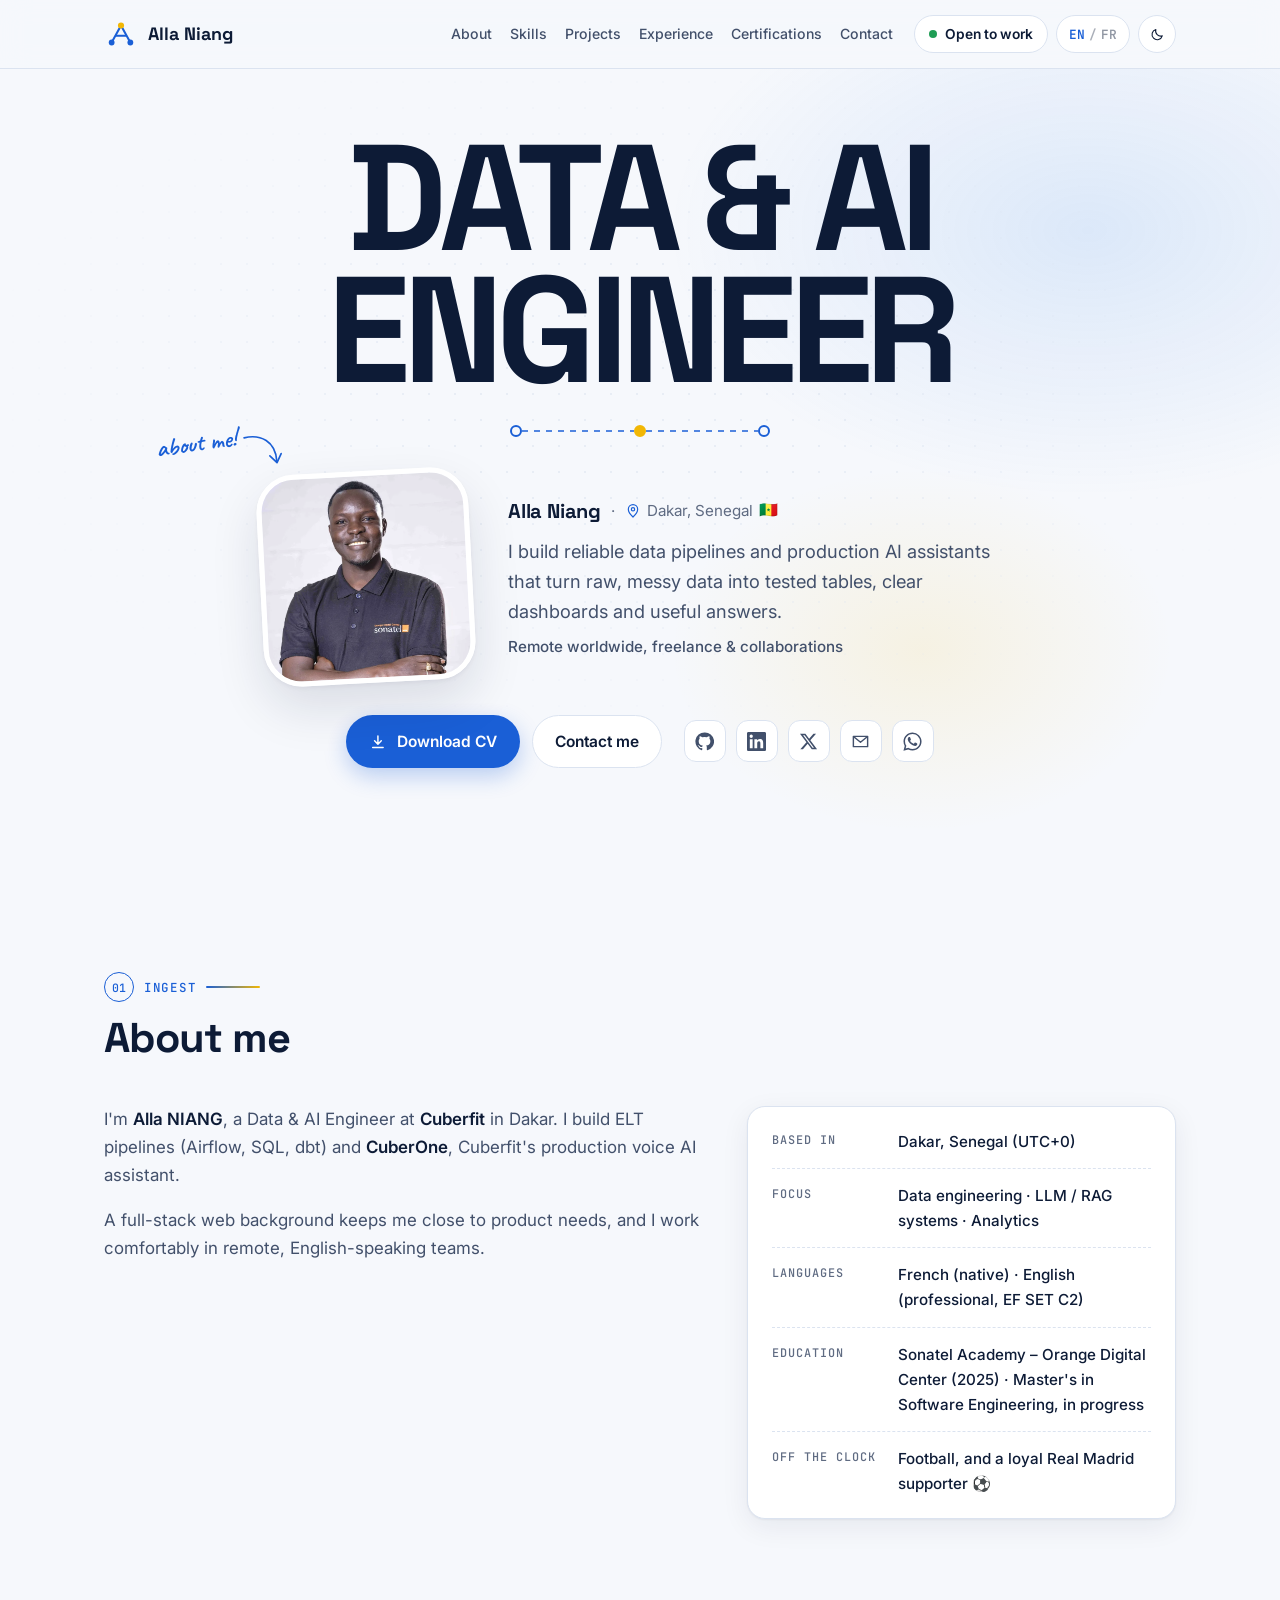
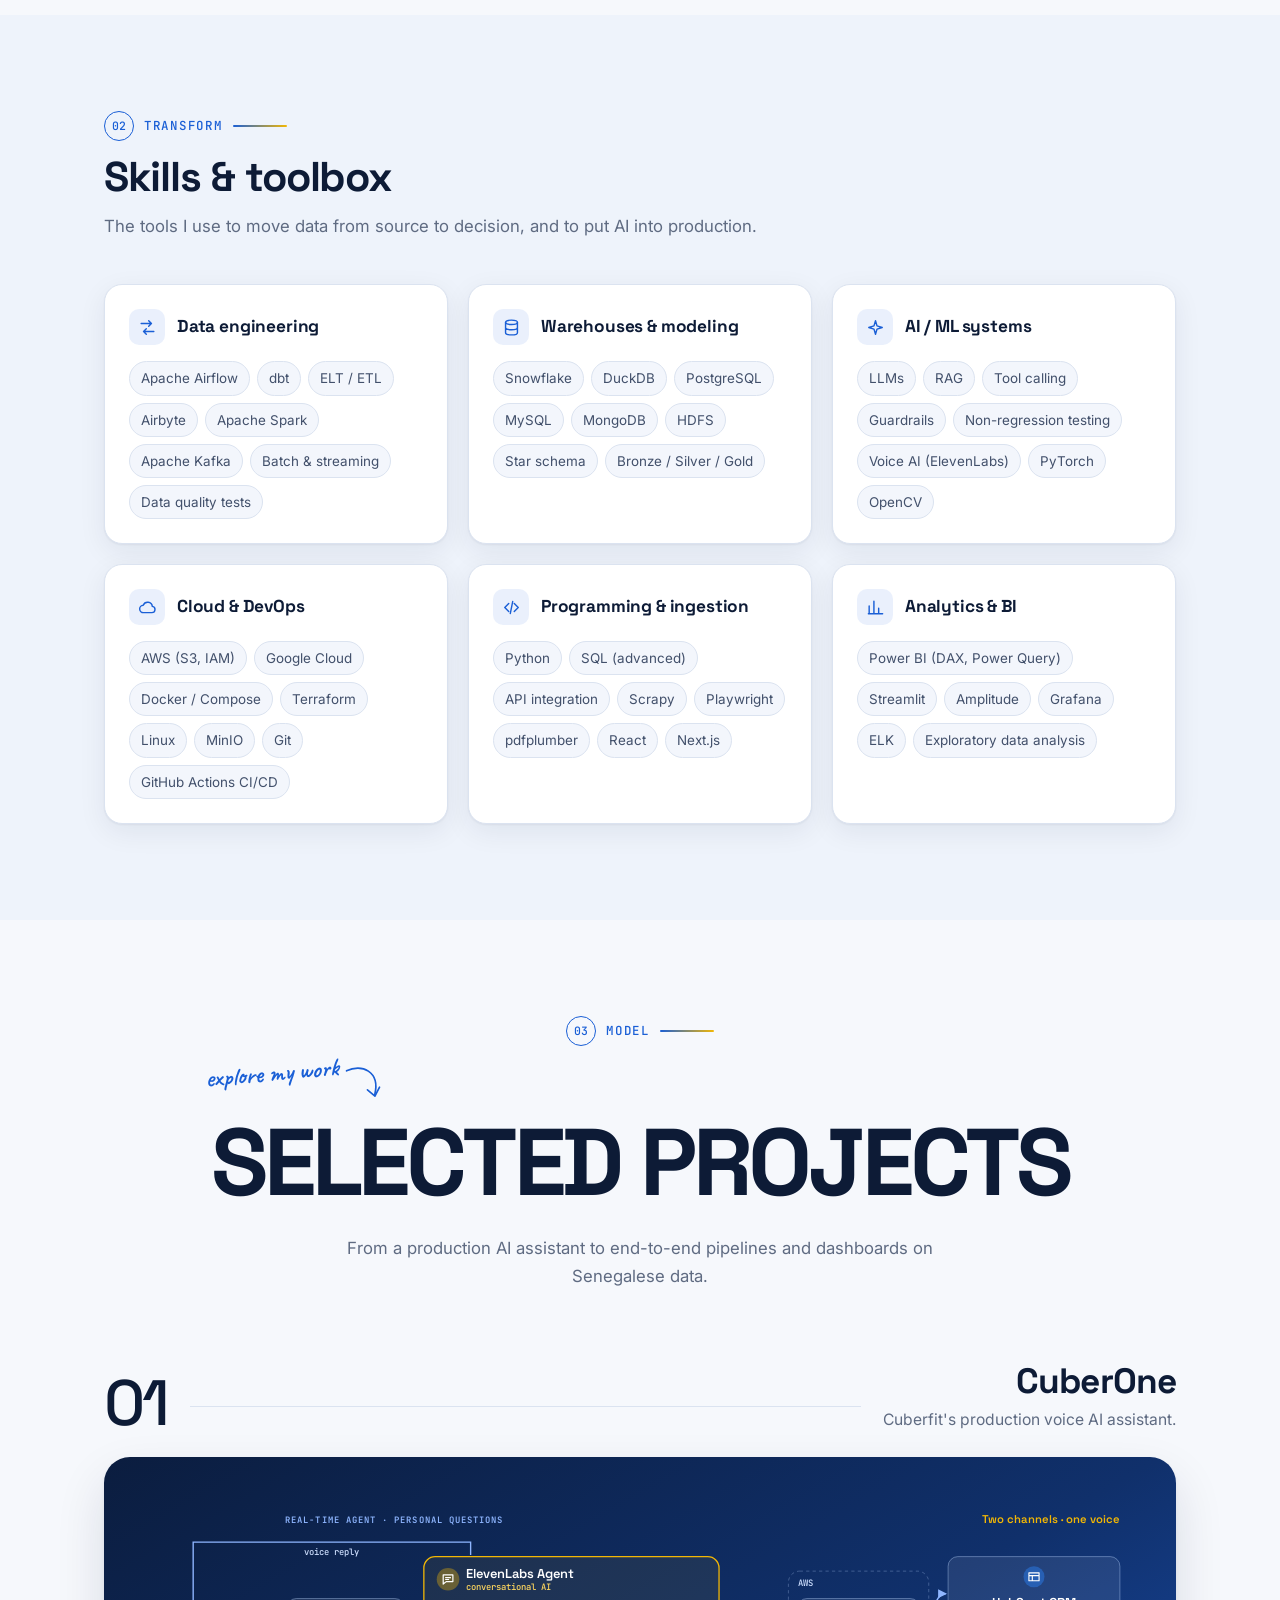
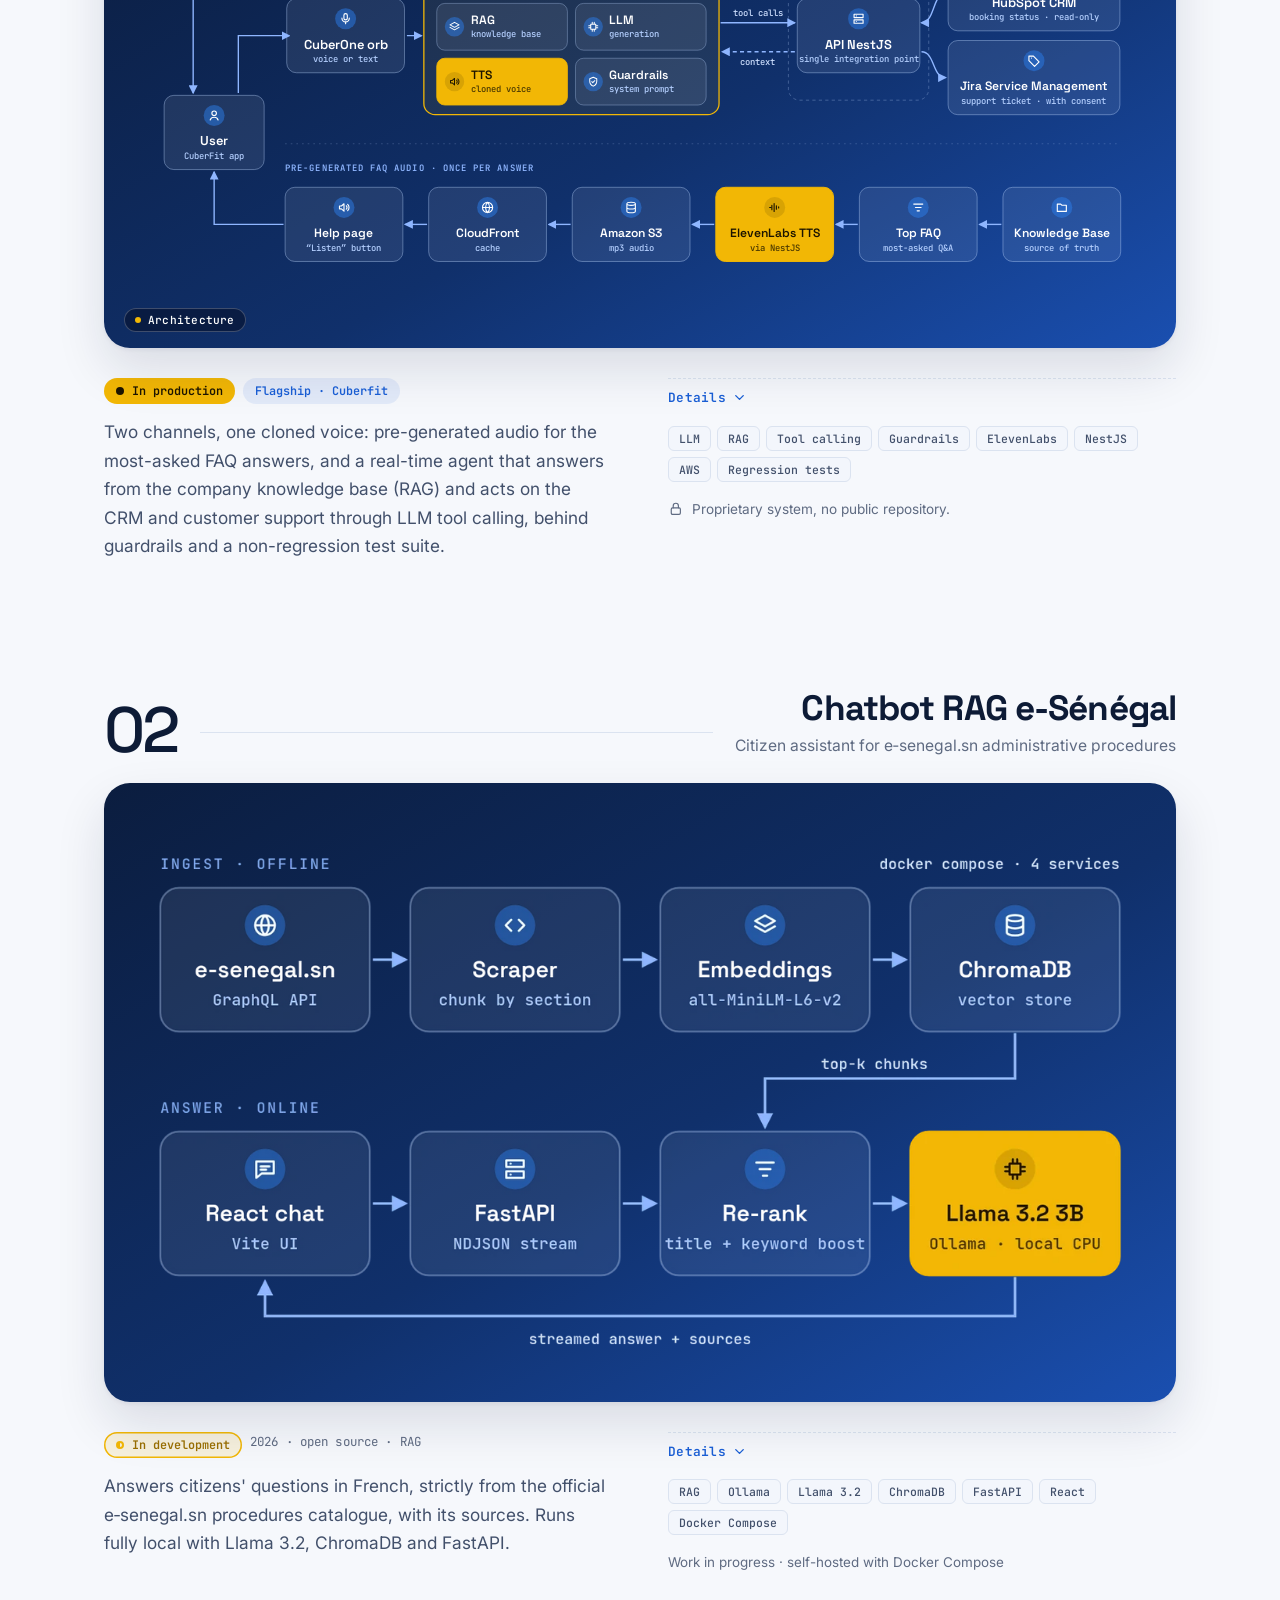
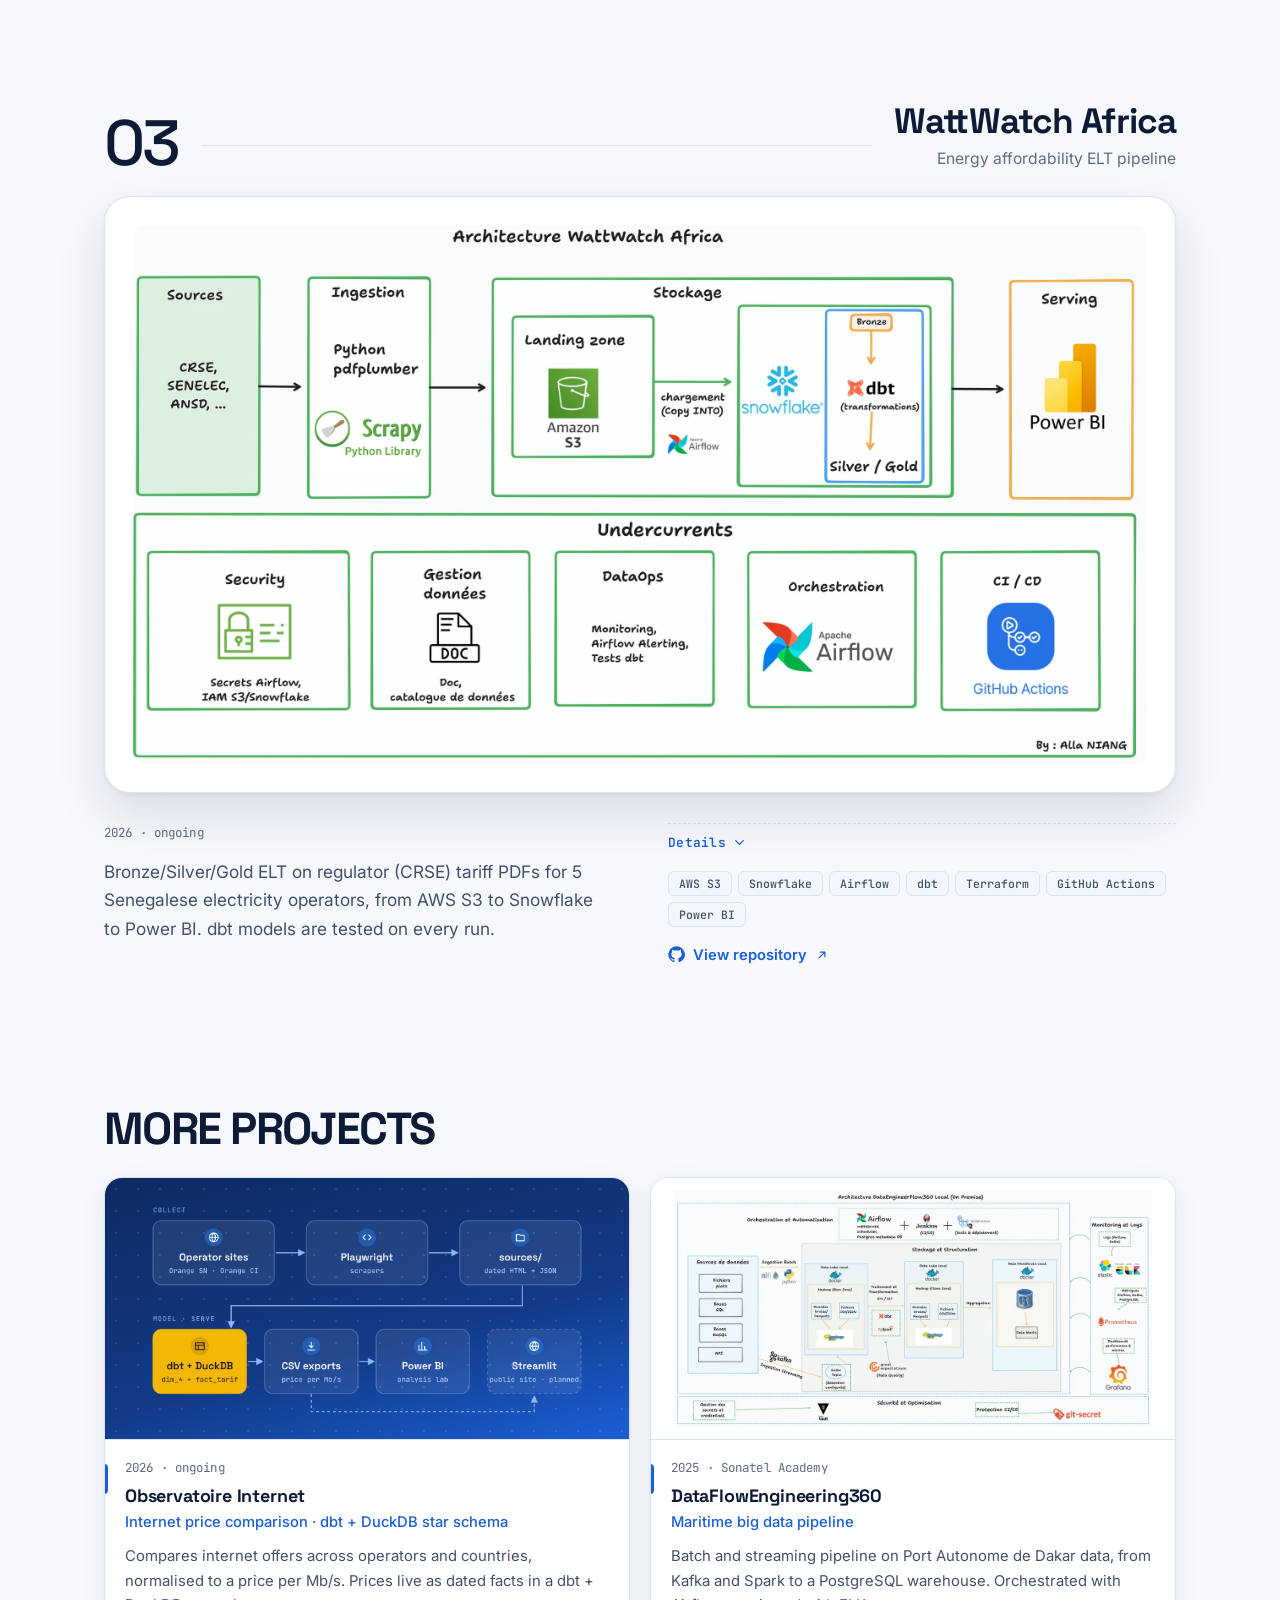
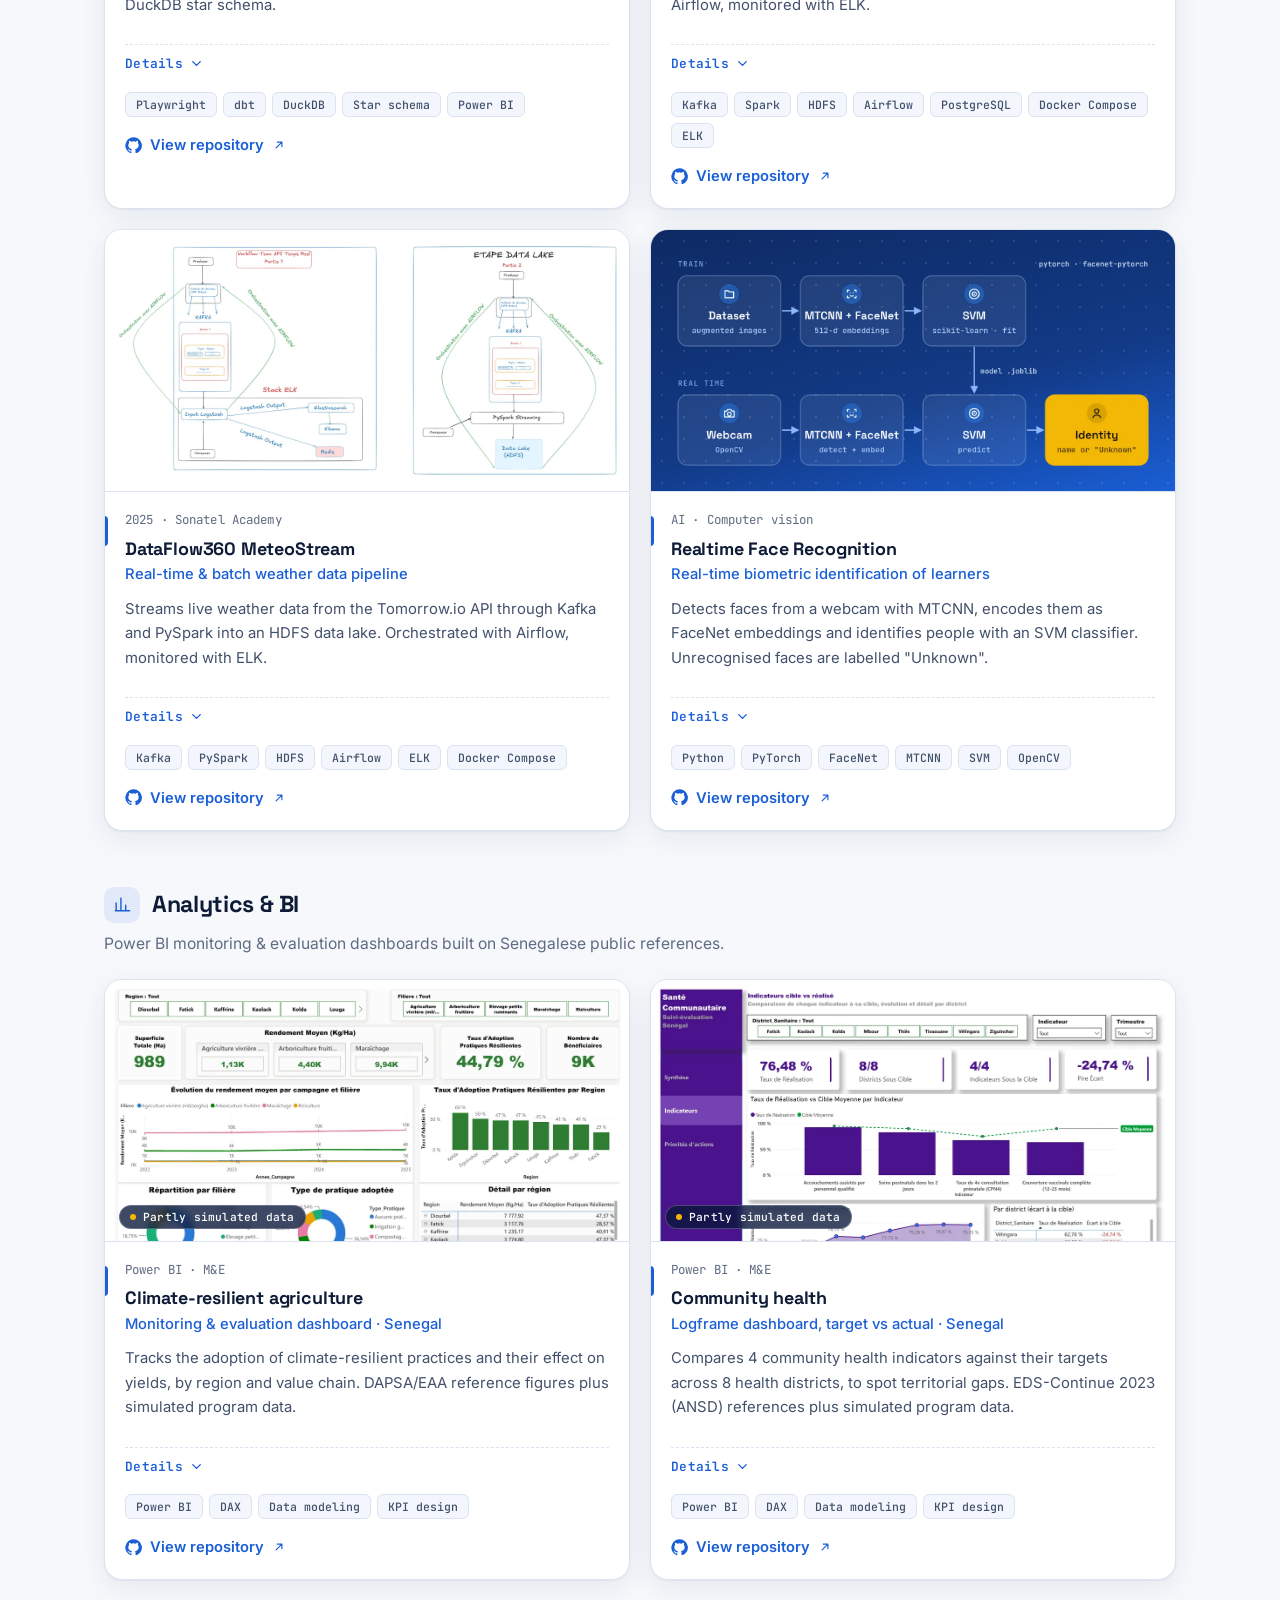
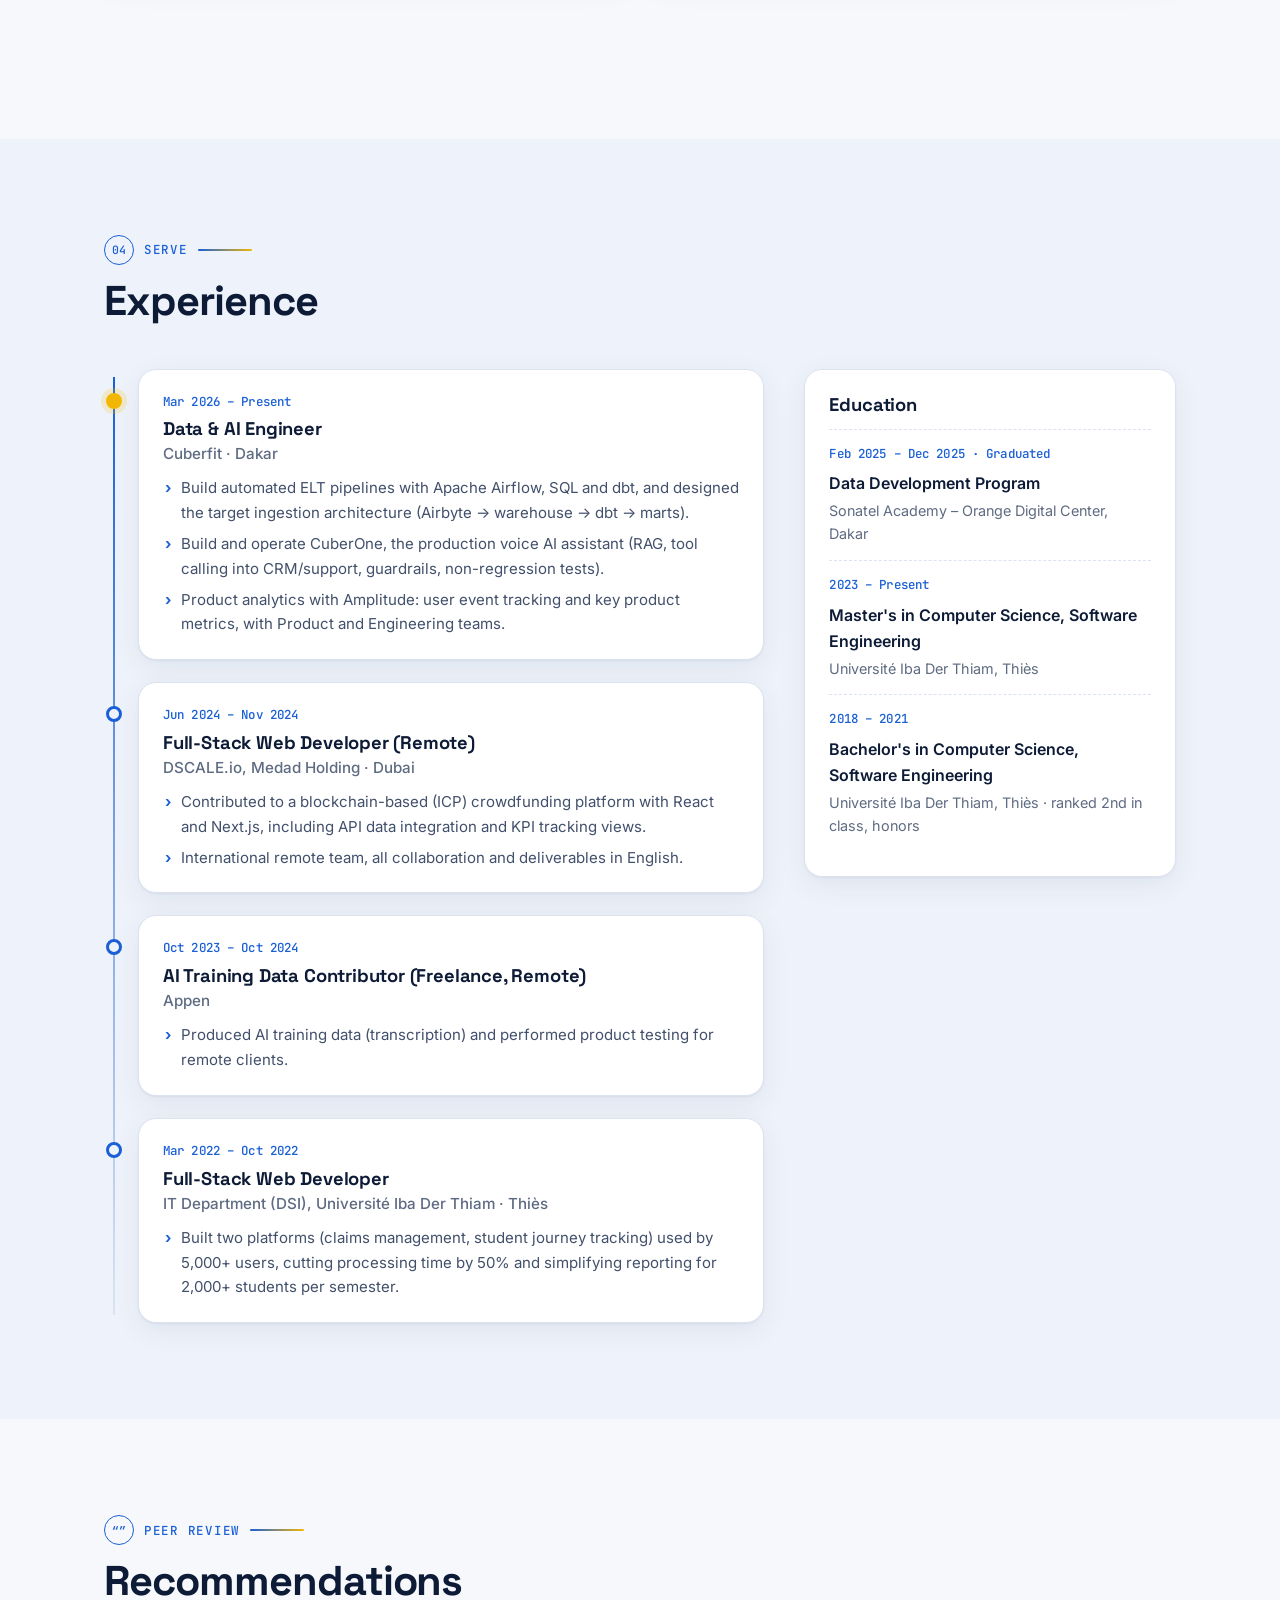
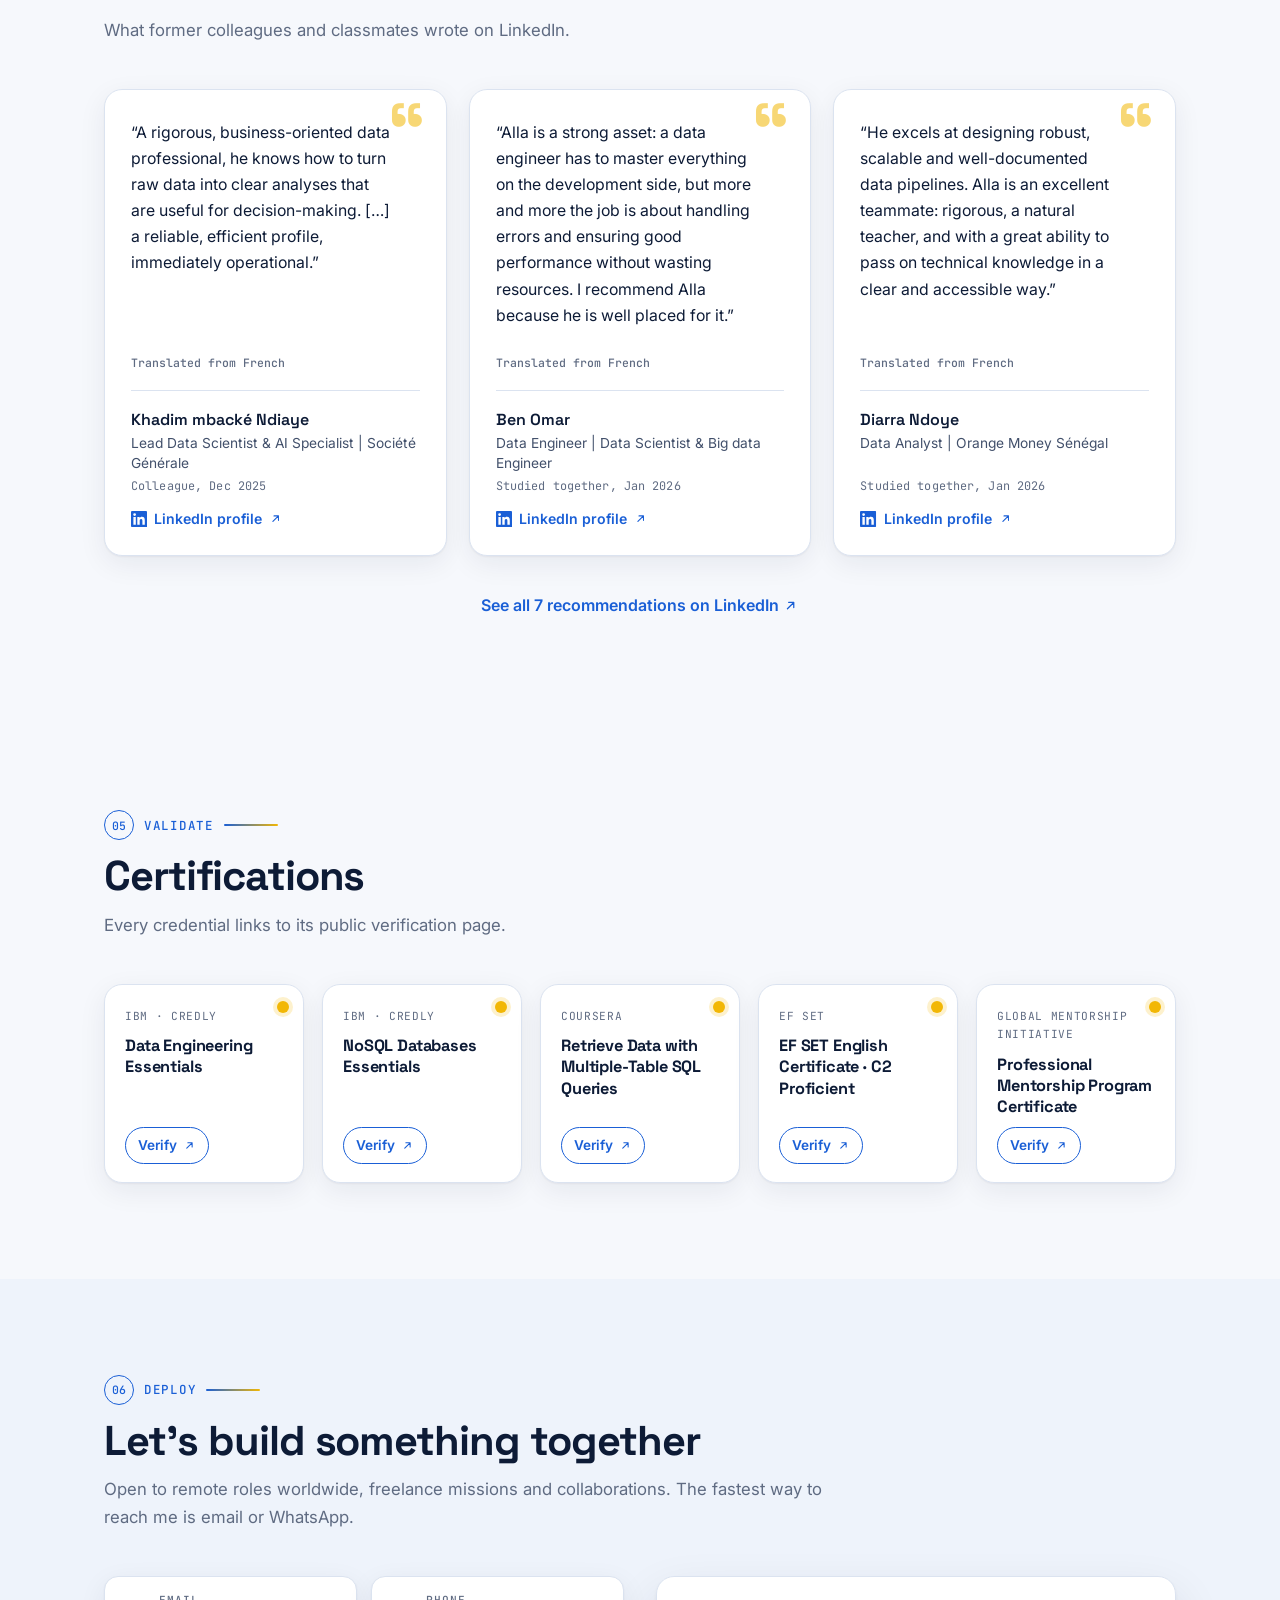
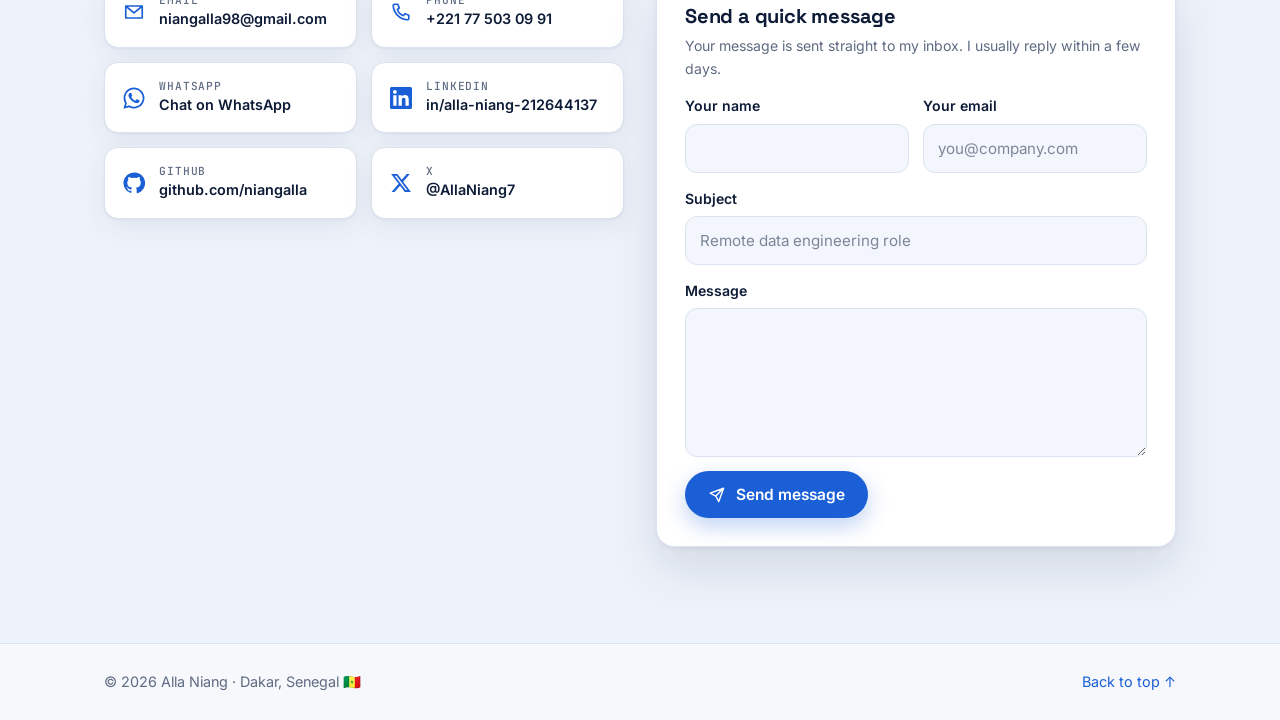
<file: draft/index.html>
<!DOCTYPE html>
<html lang="en">
<head>
  <meta charset="utf-8">
  <title>Redirecting to niangalla.github.io</title>
  <meta name="robots" content="noindex">
  <link rel="canonical" href="https://niangalla.github.io/">
  <meta http-equiv="refresh" content="0; url=/">
  <script>location.replace("/" + location.search + location.hash);</script>
</head>
<body>
  <p>This page has moved. <a href="/">Go to niangalla.github.io</a>.</p>
</body>
</html>
</file>
<file: css/style.css>
/* =========================================================
   Alla Niang · portfolio · "data pipeline" theme
   ========================================================= */
:root {
  --blue-600: #1a5fd6;
  --blue-500: #2b7de9;
  --gold: #F2B705;
  --gold-deep: #9a6f00;

  --bg: #f6f8fc;
  --bg-alt: #eef3fb;
  --surface: #ffffff;
  --surface-2: #f3f6fc;
  --text: #0d1b36;
  --text-2: #42506b;
  --muted: #5f6b82;
  --line: #dbe3f0;
  --primary: var(--blue-600);
  --primary-soft: rgba(26, 95, 214, .09);
  --primary-ink: #ffffff;
  --accent: var(--gold);
  --accent-ink: var(--gold-deep);
  --shadow: 0 1px 2px rgba(13, 27, 54, .05), 0 8px 28px rgba(13, 27, 54, .07);
  --shadow-lg: 0 2px 4px rgba(13, 27, 54, .05), 0 22px 50px rgba(13, 27, 54, .12);
  --header-bg: rgba(246, 248, 252, .82);

  --f-head: "Space Grotesk", "Segoe UI", system-ui, sans-serif;
  --f-body: "Inter", "Segoe UI", system-ui, -apple-system, sans-serif;
  --f-mono: "JetBrains Mono", ui-monospace, SFMono-Regular, Menlo, monospace;

  --radius: 18px;
  --radius-sm: 10px;
  --container: 1120px;
  --header-h: 68px;
  color-scheme: light;
}

[data-theme="dark"] {
  --bg: #0a1428;
  --bg-alt: #0d1a33;
  --surface: #12213f;
  --surface-2: #172a4f;
  --text: #e8eefb;
  --text-2: #b9c5dc;
  --muted: #93a2bf;
  --line: #233a63;
  --primary: #5b9cf5;
  --primary-soft: rgba(91, 156, 245, .14);
  --primary-ink: #071125;
  --accent-ink: var(--gold);
  --shadow: 0 1px 2px rgba(0, 0, 0, .25), 0 10px 30px rgba(0, 0, 0, .25);
  --shadow-lg: 0 2px 6px rgba(0, 0, 0, .3), 0 24px 60px rgba(0, 0, 0, .35);
  --header-bg: rgba(10, 20, 40, .8);
  color-scheme: dark;
}

*, *::before, *::after { box-sizing: border-box; }
html { scroll-behavior: smooth; scroll-padding-top: calc(var(--header-h) + 12px); -webkit-text-size-adjust: 100%; }
body {
  margin: 0;
  font-family: var(--f-body);
  font-size: 16px;
  line-height: 1.65;
  color: var(--text);
  background: var(--bg);
  -webkit-font-smoothing: antialiased;
  transition: background-color .35s ease, color .35s ease;
}
img { max-width: 100%; display: block; height: auto; }
a { color: var(--primary); text-decoration: none; }
a:hover { text-decoration: underline; text-underline-offset: 3px; }
h1, h2, h3 { font-family: var(--f-head); line-height: 1.15; margin: 0; letter-spacing: -.01em; }
p { margin: 0 0 1em; }
ul, ol { margin: 0; padding: 0; list-style: none; }
.mono { font-family: var(--f-mono); font-size: .78rem; letter-spacing: .01em; }
.ic { width: 1.15em; height: 1.15em; flex: none; display: inline-block; vertical-align: -.18em; }
.ic-sm { width: .95em; height: .95em; }
:focus-visible { outline: 3px solid var(--gold); outline-offset: 3px; border-radius: 6px; }

.container { width: 100%; max-width: var(--container); margin: 0 auto; padding: 0 24px; }

.skip-link {
  position: absolute; left: 12px; top: -60px; z-index: 100;
  background: var(--primary); color: var(--primary-ink); padding: 10px 16px; border-radius: 10px; font-weight: 600;
}
.skip-link:focus { top: 12px; }

/* ---------- Header ---------- */
.site-header {
  position: sticky; top: 0; z-index: 50;
  background: var(--header-bg);
  backdrop-filter: saturate(160%) blur(14px);
  -webkit-backdrop-filter: saturate(160%) blur(14px);
  border-bottom: 1px solid var(--line);
}
.header-inner { display: flex; align-items: center; gap: 20px; height: var(--header-h); }
.brand { display: inline-flex; align-items: center; gap: 10px; color: var(--text); font-family: var(--f-head); font-weight: 700; font-size: 1.12rem; }
.brand:hover { text-decoration: none; }
.brand-mark { width: 34px; height: 34px; color: var(--primary); }
.brand-mark .bm-node { fill: var(--primary); }
.brand-mark .bm-gold { fill: var(--gold); }
.main-nav { margin-left: auto; }
.main-nav ul { display: flex; gap: 4px; }
.main-nav a {
  display: block; padding: 8px 12px; border-radius: 999px;
  color: var(--text-2); font-size: .93rem; font-weight: 500;
}
.main-nav a:hover { text-decoration: none; color: var(--text); background: var(--primary-soft); }
.main-nav a.active { color: var(--primary); background: var(--primary-soft); }
.header-tools { display: flex; align-items: center; gap: 8px; }
.tool-btn {
  height: 38px; min-width: 38px; padding: 0 12px; border-radius: 999px;
  border: 1px solid var(--line); background: var(--surface); color: var(--text);
  font: 600 .8rem var(--f-mono); cursor: pointer; display: inline-flex; align-items: center; justify-content: center; gap: 4px;
  transition: border-color .2s, background-color .2s;
}
.tool-btn:hover { border-color: var(--primary); }
.tool-btn.icon-only { padding: 0; width: 38px; }
.lang-btn [data-lang-opt] { opacity: .45; }
.lang-btn .sep { opacity: .35; }
html[lang="en"] .lang-btn [data-lang-opt="en"], html[lang="fr"] .lang-btn [data-lang-opt="fr"] { opacity: 1; color: var(--primary); }
.ic-sun { display: none; }
[data-theme="dark"] .ic-sun { display: inline-block; }
[data-theme="dark"] .ic-moon { display: none; }
.menu-btn { display: none; }
.burger { display: grid; gap: 4px; width: 16px; }
.burger span { height: 2px; background: currentColor; border-radius: 2px; transition: transform .25s, opacity .25s; }
.menu-btn[aria-expanded="true"] .burger span:nth-child(1) { transform: translateY(6px) rotate(45deg); }
.menu-btn[aria-expanded="true"] .burger span:nth-child(2) { opacity: 0; }
.menu-btn[aria-expanded="true"] .burger span:nth-child(3) { transform: translateY(-6px) rotate(-45deg); }

.scroll-progress { position: absolute; left: 0; right: 0; bottom: -1px; height: 2px; }
.scroll-progress span { display: block; height: 100%; width: 0; background: linear-gradient(90deg, var(--blue-500), var(--primary) 70%, var(--gold)); }

/* ---------- Pipeline rail ---------- */
.pipeline-rail {
  position: fixed; left: 26px; top: calc(var(--header-h) + 40px); bottom: 40px; z-index: 20;
  display: none; width: 120px; pointer-events: none;
}
.rail-track {
  position: absolute; left: 6px; top: 6px; bottom: 6px; width: 2px;
  background: repeating-linear-gradient(to bottom, var(--line) 0 6px, transparent 6px 11px);
}
.rail-fill {
  position: absolute; left: 0; top: 0; width: 2px; height: 0;
  background: linear-gradient(to bottom, var(--blue-500), var(--primary));
}
.rail-fill::after { /* data packets flowing down the processed part */
  content: ""; position: absolute; inset: 0;
  background: repeating-linear-gradient(to bottom, transparent 0 22px, rgba(255,255,255,.95) 22px 26px, transparent 26px 48px);
  animation: flow 1.6s linear infinite;
}
.rail-fill::before { /* the "head" of the pipeline run */
  content: ""; position: absolute; left: -2px; bottom: -3px; width: 6px; height: 6px; border-radius: 50%;
  background: var(--primary); box-shadow: 0 0 0 3px var(--primary-soft);
}
@keyframes flow { from { background-position: 0 0; } to { background-position: 0 48px; } }
.rail-stages { position: absolute; inset: 0; display: flex; flex-direction: column; justify-content: space-between; }
.rail-stages li { display: flex; align-items: center; gap: 10px; }
.rail-stages .node {
  width: 14px; height: 14px; border-radius: 50%; flex: none;
  background: var(--bg); border: 2px solid var(--line); transition: all .3s ease;
}
.rail-label {
  font: 500 .7rem var(--f-mono); text-transform: lowercase; color: var(--muted);
  opacity: .0; transform: translateX(-4px); transition: all .3s ease;
}
.rail-stages li.done .node { border-color: var(--primary); background: var(--primary); }
.rail-stages li.active .node { border-color: var(--gold); background: var(--gold); box-shadow: 0 0 0 5px rgba(242, 183, 5, .18); }
.rail-stages li.active .rail-label { opacity: 1; transform: none; color: var(--text); }
.rail-stages li.done .rail-label { opacity: .55; transform: none; }

/* ---------- Buttons, badges, tags ---------- */
.btn {
  display: inline-flex; align-items: center; gap: 10px; padding: 13px 22px; border-radius: 999px;
  font-weight: 600; font-size: .97rem; border: 1.5px solid transparent; cursor: pointer;
  transition: transform .2s ease, box-shadow .2s ease, background-color .2s, border-color .2s, color .2s;
  font-family: var(--f-body);
}
.btn:hover { text-decoration: none; transform: translateY(-2px); }
.btn-primary { background: var(--primary); color: var(--primary-ink); box-shadow: 0 8px 22px rgba(26, 95, 214, .28); }
.btn-primary:hover { box-shadow: 0 12px 28px rgba(26, 95, 214, .36); }
.btn-ghost { border-color: var(--line); color: var(--text); background: var(--surface); }
.btn-ghost:hover { border-color: var(--primary); color: var(--primary); }

.badge { display: inline-flex; align-items: center; gap: 8px; padding: 5px 12px; border-radius: 999px; font: 600 .74rem var(--f-mono); }
.badge-prod { background: var(--gold); color: #1d1500; }
.badge-soft { background: var(--primary-soft); color: var(--primary); }
.badge-dev { background: rgba(242, 183, 5, .12); color: var(--gold-deep); box-shadow: inset 0 0 0 1.5px var(--gold); }
[data-theme="dark"] .badge-dev { background: rgba(242, 183, 5, .1); color: var(--gold); }
.dev-dot { width: 8px; height: 8px; border-radius: 50%; display: inline-block; border: 2px solid var(--gold); background: linear-gradient(90deg, var(--gold) 50%, transparent 50%); }
.pc-top-badges { display: flex; flex-wrap: wrap; align-items: center; gap: 8px 12px; margin-bottom: 10px; }
.live-dot { width: 8px; height: 8px; border-radius: 50%; background: currentColor; display: inline-block; }

.tags { display: flex; flex-wrap: wrap; gap: 6px; margin-top: auto; }
.tags li {
  font: 500 .72rem var(--f-mono); padding: 4px 10px; border-radius: 6px;
  background: var(--surface-2); color: var(--text-2); border: 1px solid var(--line);
}

/* ---------- Hero ---------- */
.hero { position: relative; overflow: hidden; padding: 72px 0 96px; }
.hero::before {
  content: ""; position: absolute; inset: 0; pointer-events: none;
  background:
    radial-gradient(600px 380px at 85% 20%, rgba(43, 125, 233, .13), transparent 70%),
    radial-gradient(360px 260px at 72% 72%, rgba(242, 183, 5, .10), transparent 70%);
}
.hero::after { /* faint grid like a schema canvas */
  content: ""; position: absolute; inset: 0; pointer-events: none; opacity: .5;
  background-image: radial-gradient(var(--line) 1px, transparent 1.2px);
  background-size: 26px 26px;
  mask-image: linear-gradient(to right, transparent, #000 40%, #000 70%, transparent);
  -webkit-mask-image: linear-gradient(to right, transparent, #000 40%, #000 70%, transparent);
}
.hero-grid { position: relative; z-index: 1; display: grid; grid-template-columns: 1.1fr .9fr; gap: 48px; align-items: center; }
.availability {
  display: inline-flex; align-items: center; gap: 10px; padding: 7px 14px 7px 10px; border-radius: 999px;
  background: var(--surface); border: 1px solid var(--line); box-shadow: var(--shadow);
  font-size: .85rem; font-weight: 600; color: var(--text-2); margin-bottom: 22px;
}
.avail-dot { width: 10px; height: 10px; border-radius: 50%; background: var(--gold); box-shadow: 0 0 0 3px rgba(242, 183, 5, .22); }
.hero-name { font-size: clamp(2.8rem, 6.4vw, 4.8rem); font-weight: 700; letter-spacing: -.035em; }
.hero-role {
  font-family: var(--f-head); font-weight: 600; font-size: clamp(1.3rem, 2.6vw, 1.85rem);
  margin: 8px 0 18px; color: var(--primary);
}
.hero-role span { background: linear-gradient(transparent 68%, rgba(242, 183, 5, .35) 68%); padding: 0 2px; }
.hero-pitch { font-size: 1.12rem; color: var(--text-2); max-width: 34em; }
.hero-loc { display: flex; flex-wrap: wrap; align-items: center; gap: 6px; color: var(--muted); font-size: .95rem; margin-bottom: 28px; }
.hero-loc .ic { color: var(--primary); }
.flag { font-family: "Apple Color Emoji", "Segoe UI Emoji", "Noto Color Emoji", sans-serif; }
.hero-remote { flex-basis: 100%; padding-left: 26px; color: var(--text-2); font-weight: 500; }
.hero-ctas { display: flex; flex-wrap: wrap; gap: 12px; margin-bottom: 28px; }
.socials { display: flex; gap: 10px; }
.socials a {
  width: 42px; height: 42px; border-radius: 12px; display: grid; place-items: center;
  color: var(--text-2); background: var(--surface); border: 1px solid var(--line);
  transition: color .2s, border-color .2s, transform .2s;
}
.socials a:hover { color: var(--primary); border-color: var(--primary); transform: translateY(-2px); }
.socials .ic { width: 19px; height: 19px; }

.hero-visual { position: relative; justify-self: center; width: min(400px, 100%); aspect-ratio: 420 / 480; }
.dag-ornament { position: absolute; inset: -6% -10% -4% -14%; width: 124%; height: 110%; overflow: visible; }
.dag-edges path { fill: none; stroke: var(--line); stroke-width: 2; }
.dag-flow path { fill: none; stroke: var(--primary); stroke-width: 2; stroke-dasharray: 3 14; stroke-linecap: round; animation: dash 2.4s linear infinite; opacity: .8; }
@keyframes dash { to { stroke-dashoffset: -34; } }
.dag-node { fill: var(--surface); stroke: var(--primary); stroke-width: 2.5; }
.dag-node.gold { fill: var(--gold); stroke: var(--gold); }
.photo-frame {
  position: absolute; inset: 7% 8% 4% 8%;
  border-radius: 46% 54% 44% 56% / 40% 42% 58% 60%;
  overflow: hidden;
  background: linear-gradient(160deg, #dbe8fb, #a9c6f2);
  box-shadow: var(--shadow-lg), 0 0 0 8px var(--surface), 0 0 0 9px var(--line);
}
.photo-frame img { width: 100%; height: 100%; object-fit: cover; object-position: 50% 18%; }
.float-chip {
  position: absolute; display: inline-flex; align-items: center; gap: 8px;
  padding: 8px 14px; border-radius: 12px; background: var(--surface); color: var(--text);
  border: 1px solid var(--line); box-shadow: var(--shadow); white-space: nowrap;
}
.chip-a { left: -8%; bottom: 16%; }
.chip-b { right: -6%; top: 12%; }
.chip-b .live-dot { color: var(--gold); }

/* ---------- Sections ---------- */
.section { padding: 96px 0; position: relative; }
.section-alt { background: var(--bg-alt); }
.section-head { margin-bottom: 44px; max-width: 720px; }
.stage-tag {
  display: inline-flex; align-items: center; gap: 10px; margin-bottom: 12px;
  font: 500 .78rem var(--f-mono); text-transform: uppercase; letter-spacing: .14em; color: var(--primary);
}
.stage-num {
  display: inline-grid; place-items: center; width: 30px; height: 30px; border-radius: 50%;
  border: 1.5px solid var(--primary); font-size: .72rem; letter-spacing: 0;
}
.stage-tag::after { content: ""; width: 54px; height: 2px; background: linear-gradient(90deg, var(--primary), var(--gold)); border-radius: 2px; }
.section-head h2 { font-size: clamp(1.9rem, 3.6vw, 2.6rem); font-weight: 700; letter-spacing: -.025em; }
.section-sub { color: var(--muted); margin: 12px 0 0; font-size: 1.05rem; }

/* About */
.about-grid { display: grid; grid-template-columns: 1.25fr .9fr; gap: 48px; align-items: start; }
.about-text p { font-size: 1.06rem; color: var(--text-2); }
.about-text strong { color: var(--text); font-weight: 600; }
.facts { margin: 0; background: var(--surface); border: 1px solid var(--line); border-radius: var(--radius); box-shadow: var(--shadow); padding: 8px 24px; }
.fact { display: grid; grid-template-columns: 112px 1fr; gap: 14px; padding: 14px 0; border-bottom: 1px dashed var(--line); }
.fact:last-child { border-bottom: 0; }
.fact dt { font: 500 .74rem var(--f-mono); text-transform: uppercase; letter-spacing: .08em; color: var(--muted); padding-top: 3px; }
.fact dd { margin: 0; font-weight: 500; font-size: .95rem; }

/* Skills */
.skills-grid { display: grid; grid-template-columns: repeat(3, 1fr); gap: 20px; }
.skill-card {
  background: var(--surface); border: 1px solid var(--line); border-radius: var(--radius); padding: 24px;
  box-shadow: var(--shadow); position: relative;
}
.skill-card h3 { display: flex; align-items: center; gap: 12px; font-size: 1.08rem; margin-bottom: 16px; }
.skill-ic {
  width: 36px; height: 36px; border-radius: 10px; display: grid; place-items: center; flex: none;
  background: var(--primary-soft); color: var(--primary);
}
.skill-ic svg { width: 19px; height: 19px; fill: none; stroke: currentColor; stroke-width: 1.8; stroke-linecap: round; stroke-linejoin: round; }
.chips { display: flex; flex-wrap: wrap; gap: 7px; }
.chips li { font-size: .84rem; padding: 5px 11px; border-radius: 999px; border: 1px solid var(--line); background: var(--surface-2); color: var(--text-2); }

/* Projects */
.flagship {
  display: grid; grid-template-columns: 1fr; gap: 0; margin-bottom: 28px;
  background: var(--surface); border-radius: calc(var(--radius) + 6px); overflow: hidden;
  border: 1px solid var(--line); box-shadow: var(--shadow-lg);
}
.flagship-body { padding: 40px 40px 34px; display: grid; grid-template-columns: 1.05fr 1fr; gap: 0 48px; align-items: center; }
.flagship-more { min-width: 0; }
.flagship-meta { display: flex; flex-wrap: wrap; gap: 8px; margin-bottom: 16px; }
.flagship h3 { font-size: 2rem; letter-spacing: -.02em; }
.flagship-lead { font-size: 1.1rem; color: var(--text-2); margin: 6px 0 14px; }
.flagship-points { margin-bottom: 20px; display: grid; gap: 8px; }
.flagship-points li { position: relative; padding-left: 22px; color: var(--text-2); font-size: .97rem; }
.flagship-points li::before { content: ""; position: absolute; left: 2px; top: .62em; width: 8px; height: 8px; border-radius: 50%; border: 2px solid var(--primary); }
.private-note { display: flex; align-items: center; gap: 8px; margin: 18px 0 0; font-size: .85rem; color: var(--muted); }
.flagship-visual {
  margin: 0; position: relative; display: flex; align-items: center; justify-content: center;
  background: linear-gradient(165deg, #0e2a63, #123a86 60%, #1a5fd6); padding: 30px 30px 54px;
}
.flagship-visual::before, .pc-media--diagram::before {
  content: ""; position: absolute; inset: 0; opacity: .22; pointer-events: none;
  background-image: radial-gradient(rgba(255,255,255,.5) 1px, transparent 1.2px); background-size: 22px 22px;
}
.arch { position: relative; display: block; width: 100%; height: auto; }
.arch--p { display: none; max-width: 460px; margin: 0 auto; }
.ax-t { font: 600 16px var(--f-head); }
.ax-t--c { font-size: 15px; }
.ax-s { font: 500 11px var(--f-mono); }
.ax-l { font: 600 11px var(--f-mono); fill: #8fb6ff; letter-spacing: .12em; }
.ax-n { font: 500 11px var(--f-mono); fill: #cfe0ff; }
.ax-g { font: 600 14px var(--f-head); }
.media-cap {
  position: absolute; left: 14px; bottom: 12px; z-index: 2; padding: 4px 10px; border-radius: 999px;
  font: 500 .7rem var(--f-mono); letter-spacing: .02em; color: #fff;
  background: rgba(8, 24, 58, .78); border: 1px solid rgba(255,255,255,.22); backdrop-filter: blur(4px);
}
.media-cap::before { content: ""; display: inline-block; width: 6px; height: 6px; border-radius: 50%; background: var(--gold); margin-right: 7px; vertical-align: 1px; }

.projects-grid { display: grid; grid-template-columns: repeat(2, 1fr); gap: 22px; }
.project-card {
  display: flex; flex-direction: column; background: var(--surface); border: 1px solid var(--line);
  border-radius: var(--radius); box-shadow: var(--shadow); position: relative; overflow: hidden;
  transition: transform .25s ease, box-shadow .25s ease;
}
.project-card:hover { transform: translateY(-4px); box-shadow: var(--shadow-lg); }
.pc-media {
  display: block; position: relative; aspect-ratio: 16 / 9; overflow: hidden; flex: none;
  border-bottom: 1px solid var(--line); color: inherit;
}
.pc-media img { position: relative; display: block; width: 100%; height: 100%; transition: transform .5s ease; }
.pc-media--diagram { background: linear-gradient(165deg, #0e2a63, #123a86 60%, #1a5fd6); }
.pc-media--diagram img { object-fit: contain; padding: 12px 14px; }
.pc-media--photo { background: #fff; }
.pc-media--photo img { object-fit: contain; padding: 12px; }
.pc-media--shot { background: #f3f4f6; }
.pc-media--shot img { object-fit: cover; object-position: top center; }
[data-theme="dark"] .pc-media--photo { background: #eef2f8; }
[data-theme="dark"] .pc-media--photo img, [data-theme="dark"] .pc-media--shot img { filter: brightness(.94); }
a.pc-media:hover img { transform: scale(1.025); }
.zoom-ic {
  position: absolute; top: 10px; right: 10px; z-index: 2; width: 30px; height: 30px; border-radius: 9px;
  display: grid; place-items: center; background: rgba(8, 24, 58, .72); color: #fff;
  opacity: 0; transform: translateY(-3px); transition: opacity .2s, transform .2s;
}
.zoom-ic svg { width: 15px; height: 15px; fill: none; stroke: currentColor; stroke-width: 2; stroke-linecap: round; stroke-linejoin: round; }
a.pc-media:hover .zoom-ic, a.pc-media:focus-visible .zoom-ic { opacity: 1; transform: none; }
a.pc-media:focus-visible { outline: 3px solid var(--gold); outline-offset: -3px; }
@media (hover: none) { .zoom-ic { opacity: 1; transform: none; } }
.pc-body { position: relative; display: flex; flex-direction: column; flex: 1; padding: 22px 24px 22px; }
.pc-body::before { /* left "lane" marker */
  content: ""; position: absolute; left: -1px; top: 24px; width: 4px; height: 30px; border-radius: 0 4px 4px 0;
  background: var(--primary); transition: height .3s ease, background-color .3s;
}
.project-card:hover .pc-body::before { height: 54px; background: var(--gold); }
.pc-top { margin-bottom: 8px; display: flex; flex-wrap: wrap; align-items: center; gap: 8px 12px; }
.pc-year { color: var(--muted); }
.project-card h3 { font-size: 1.25rem; }
.pc-sub { color: var(--primary); font-weight: 500; font-size: .92rem; margin: 3px 0 10px; }
.pc-desc { color: var(--text-2); font-size: .94rem; }
.pc-details { margin: 12px 0 16px; border-top: 1px dashed var(--line); }
.pc-details summary {
  list-style: none; cursor: pointer; display: inline-flex; align-items: center; gap: 6px; padding: 10px 0 0;
  font: 600 .8rem var(--f-mono); color: var(--primary); letter-spacing: .02em;
}
.pc-details summary::-webkit-details-marker { display: none; }
.pc-details summary:hover { text-decoration: underline; text-underline-offset: 3px; }
.pc-details summary:focus-visible { outline: 2px solid var(--gold); outline-offset: 3px; border-radius: 4px; }
.chev { width: 15px; height: 15px; fill: none; stroke: currentColor; stroke-width: 2.2; stroke-linecap: round; stroke-linejoin: round; transition: transform .2s; }
.pc-details[open] .chev { transform: rotate(180deg); }
.pc-details-body { padding-top: 10px; display: grid; gap: 10px; color: var(--text-2); font-size: .9rem; }
.pc-details-body p:empty { display: none; }
.pc-details-body .flagship-points { margin: 0; }
.project-card .tags { margin: 0 0 16px; }
.flagship .pc-details { margin: 4px 0 18px; }
.flagship .tags { margin-top: 0; }
.repo-links { display: flex; flex-wrap: wrap; align-items: center; gap: 10px 18px; }
.group-head { margin: 56px 0 22px; }
.group-title { display: flex; align-items: center; gap: 12px; font-size: 1.45rem; letter-spacing: -.015em; }
.group-sub { color: var(--muted); margin: 8px 0 0; font-size: .98rem; }

/* Recommendations */
.reco-grid { display: grid; grid-template-columns: repeat(3, minmax(0, 1fr)); gap: 22px; align-items: stretch; }
.reco-card {
  margin: 0; position: relative; display: flex; flex-direction: column; padding: 30px 26px 24px;
  background: var(--surface); border: 1px solid var(--line); border-radius: var(--radius); box-shadow: var(--shadow);
}
.reco-mark { position: absolute; top: 4px; right: 20px; font: 700 4.6rem/1 var(--f-head); color: var(--gold); opacity: .55; pointer-events: none; }
.reco-card blockquote { margin: 0 0 20px; padding-right: 26px; flex: 1; }
.reco-card blockquote p { font-size: .99rem; line-height: 1.65; color: var(--text); }
.reco-tr { margin: -10px 0 20px; font: 500 .72rem var(--f-mono); color: var(--muted); }
html[lang="fr"] .reco-tr { display: none; }
.reco-card figcaption { margin-top: auto; padding-top: 18px; display: grid; gap: 3px; border-top: 1px solid var(--line); }
.reco-name { font: 600 1rem var(--f-head); color: var(--text); }
.reco-head { font-size: .86rem; color: var(--text-2); }
@media (min-width: 961px) { .reco-head { line-height: 1.5; min-height: 3em; } }
.reco-rel { font-size: .74rem; color: var(--muted); }
.reco-link { margin-top: 8px; display: inline-flex; align-items: center; gap: 7px; font-weight: 600; font-size: .88rem; width: fit-content; }
.pc-note { color: var(--muted); font-size: .84rem; }
.pc-stack { margin: 0; padding: 18px 20px; background: var(--surface-2); border: 1px solid var(--line); border-radius: 14px; display: grid; gap: 0; align-content: space-evenly; }
.pc-stack > div { display: grid; grid-template-columns: 96px 1fr; gap: 12px; padding: 10px 0; border-top: 1px dashed var(--line); }
.pc-stack > div:first-child { border-top: 0; padding-top: 2px; }
.pc-stack > div:last-child { padding-bottom: 2px; }
.pc-stack dt { font: 500 .7rem var(--f-mono); text-transform: uppercase; letter-spacing: .08em; color: var(--primary); padding-top: 3px; }
.pc-stack dd { margin: 0; font-size: .9rem; font-weight: 600; color: var(--text); }
.repo-link { display: inline-flex; align-items: center; gap: 8px; font-weight: 600; font-size: .92rem; }
.more-link { text-align: center; margin: 36px 0 0; }
.more-link a { font-weight: 600; }

/* Experience */
.exp-layout { display: grid; grid-template-columns: 1.6fr .9fr; gap: 40px; align-items: start; }
.timeline { position: relative; padding-left: 34px; }
.timeline::before { content: ""; position: absolute; left: 9px; top: 8px; bottom: 8px; width: 2px; background: linear-gradient(to bottom, var(--primary), var(--line)); }
.tl-item { position: relative; margin-bottom: 22px; }
.tl-item:last-child { margin-bottom: 0; }
.tl-node { position: absolute; left: -32px; top: 24px; width: 16px; height: 16px; border-radius: 50%; background: var(--bg-alt); border: 3px solid var(--primary); }
.tl-item.current .tl-node { background: var(--gold); border-color: var(--gold); box-shadow: 0 0 0 5px rgba(242, 183, 5, .2); }
.tl-card { background: var(--surface); border: 1px solid var(--line); border-radius: var(--radius); padding: 22px 24px; box-shadow: var(--shadow); }
.tl-date { color: var(--primary); margin: 0 0 6px; font-weight: 500; }
.tl-card h3 { font-size: 1.15rem; }
.tl-org { color: var(--muted); font-weight: 500; margin: 2px 0 10px; font-size: .95rem; }
.tl-card ul { display: grid; gap: 6px; }
.tl-card li { position: relative; padding-left: 18px; color: var(--text-2); font-size: .94rem; }
.tl-card li::before { content: "›"; position: absolute; left: 2px; color: var(--primary); font-weight: 700; }
.edu { background: var(--surface); border: 1px solid var(--line); border-radius: var(--radius); padding: 24px; box-shadow: var(--shadow); position: sticky; top: calc(var(--header-h) + 24px); }
.edu h3 { font-size: 1.15rem; margin-bottom: 14px; }
.edu-list li { padding: 14px 0; border-top: 1px dashed var(--line); }
.edu-name { font-weight: 600; margin: 0 0 2px; }
.edu-org { color: var(--muted); font-size: .9rem; margin: 0; }

/* Certifications */
.certs-grid { display: grid; grid-template-columns: repeat(auto-fill, minmax(200px, 1fr)); gap: 18px; }
.cert {
  position: relative; display: flex; flex-direction: column; gap: 10px; padding: 22px 20px 18px;
  background: var(--surface); border: 1px solid var(--line); border-radius: var(--radius); box-shadow: var(--shadow);
  overflow: hidden;
}
.cert::after { /* seal */
  content: ""; position: absolute; right: 14px; top: 16px; width: 12px; height: 12px; border-radius: 50%;
  background: var(--gold); box-shadow: 0 0 0 4px rgba(242,183,5,.2);
}
.cert-issuer { padding-right: 24px; color: var(--muted); text-transform: uppercase; letter-spacing: .06em; font-size: .7rem; }
.cert h3 { font-size: 1.02rem; line-height: 1.3; }
.verify {
  margin-top: auto; align-self: flex-start; display: inline-flex; align-items: center; gap: 6px;
  padding: 6px 12px; border-radius: 999px; border: 1px solid var(--primary); font-weight: 600; font-size: .85rem;
}
.verify:hover { background: var(--primary); color: var(--primary-ink); text-decoration: none; }

/* Contact */
.section-contact { background: var(--bg-alt); }
.contact-grid { display: grid; grid-template-columns: 1fr 1fr; gap: 32px; align-items: start; }
.contact-cards { display: grid; grid-template-columns: 1fr 1fr; gap: 14px; }
.c-card {
  display: flex; align-items: center; gap: 14px; padding: 16px 18px; height: 100%;
  background: var(--surface); border: 1px solid var(--line); border-radius: 14px; color: var(--text);
  box-shadow: var(--shadow); transition: border-color .2s, transform .2s;
}
.c-card:hover { text-decoration: none; border-color: var(--primary); transform: translateY(-2px); }
.c-card > .ic { width: 22px; height: 22px; color: var(--primary); }
.c-card > span { display: grid; min-width: 0; }
.c-label { font: 500 .7rem var(--f-mono); text-transform: uppercase; letter-spacing: .08em; color: var(--muted); }
.c-value { font-weight: 600; font-size: .9rem; overflow: hidden; text-overflow: ellipsis; white-space: nowrap; }
.contact-form { background: var(--surface); border: 1px solid var(--line); border-radius: var(--radius); padding: 28px; box-shadow: var(--shadow-lg); }
.contact-form h3 { font-size: 1.25rem; margin-bottom: 6px; }
.form-note { color: var(--muted); font-size: .88rem; }
.field { display: grid; gap: 6px; margin-bottom: 14px; }
.field label { font-weight: 600; font-size: .88rem; }
.field input, .field textarea {
  width: 100%; font: inherit; font-size: .95rem; color: var(--text); background: var(--surface-2);
  border: 1.5px solid var(--line); border-radius: 12px; padding: 11px 14px; transition: border-color .2s, box-shadow .2s; resize: vertical;
}
.field input:focus, .field textarea:focus { outline: none; border-color: var(--primary); box-shadow: 0 0 0 4px var(--primary-soft); }
.field input::placeholder { color: var(--muted); opacity: .8; }
.form-error { color: #c0392b; font-weight: 600; font-size: .9rem; }
[data-theme="dark"] .form-error { color: #ff8a7a; }
.form-error { margin: 0 0 12px; }
.field-row { display: grid; grid-template-columns: 1fr 1fr; gap: 0 14px; }
.field input[aria-invalid="true"], .field textarea[aria-invalid="true"] { border-color: #d64535; box-shadow: 0 0 0 4px rgba(214, 69, 53, .12); }
.hp-field { position: absolute !important; left: -10000px; width: 1px; height: 1px; overflow: hidden; }
.contact-form { position: relative; }
.form-submit { position: relative; }
.form-submit:disabled { cursor: progress; opacity: .85; transform: none; }
.form-submit .spinner { display: none; width: 16px; height: 16px; border-radius: 50%; border: 2px solid currentColor; border-right-color: transparent; animation: spin .8s linear infinite; }
.form-submit.is-loading .spinner { display: inline-block; }
.form-submit.is-loading .ic { display: none; }
@keyframes spin { to { transform: rotate(360deg); } }
.form-status { margin-top: 16px; padding: 14px 16px 14px 44px; border-radius: 12px; font-size: .92rem; line-height: 1.5; border: 1px solid; position: relative; }
.form-status::before { content: ""; position: absolute; left: 16px; top: 17px; width: 16px; height: 16px; border-radius: 50%; }
.form-status.is-success { background: var(--primary-soft); border-color: var(--primary); color: var(--text); }
.form-status.is-success::before { background: var(--primary) url("data:image/svg+xml,%3Csvg xmlns='http://www.w3.org/2000/svg' viewBox='0 0 16 16'%3E%3Cpath d='M4 8.5l2.5 2.5L12 5.5' fill='none' stroke='white' stroke-width='2' stroke-linecap='round' stroke-linejoin='round'/%3E%3C/svg%3E") center/12px no-repeat; }
.form-status.is-error { background: rgba(214, 69, 53, .08); border-color: rgba(214, 69, 53, .5); color: var(--text); }
.form-status.is-error::before { background: #d64535 url("data:image/svg+xml,%3Csvg xmlns='http://www.w3.org/2000/svg' viewBox='0 0 16 16'%3E%3Cpath d='M8 4.5v4.5M8 11.4v.1' fill='none' stroke='white' stroke-width='2' stroke-linecap='round'/%3E%3C/svg%3E") center/12px no-repeat; }
.form-status a { color: var(--primary); font-weight: 600; text-decoration: underline; }
@media (max-width: 640px) { .field-row { grid-template-columns: 1fr; } }
@media (prefers-reduced-motion: reduce) { .form-submit .spinner { animation-duration: 2s; } }

/* Footer */
.site-footer { border-top: 1px solid var(--line); padding: 26px 0; font-size: .9rem; color: var(--muted); }
.footer-inner { display: flex; justify-content: space-between; align-items: center; gap: 16px; flex-wrap: wrap; }
.footer-inner p { margin: 0; }

/* Reveal animation */
.js .reveal { opacity: 0; transform: translateY(18px); transition: opacity .7s ease, transform .7s ease; }
.js .reveal.in { opacity: 1; transform: none; }

/* ---------- Responsive ---------- */
@media (min-width: 1300px) { .pipeline-rail { display: block; } }
@media (max-width: 1080px) {
  .main-nav a { padding: 8px 9px; font-size: .88rem; }
}
@media (max-width: 960px) {
  .menu-btn { display: inline-flex; }
  .main-nav {
    position: absolute; top: var(--header-h); left: 0; right: 0; margin: 0;
    background: var(--surface); border-bottom: 1px solid var(--line); box-shadow: var(--shadow);
    display: none;
  }
  .main-nav.open { display: block; }
  .main-nav ul { flex-direction: column; padding: 10px 16px 16px; }
  .main-nav a { padding: 12px 14px; font-size: 1rem; border-radius: 10px; }
  .header-tools { margin-left: auto; }
  .hero-grid { grid-template-columns: 1fr; gap: 56px; }
  .hero-visual { width: min(360px, 82%); order: -1; }
  .hero { padding-top: 48px; text-align: left; }
  .about-grid, .exp-layout, .contact-grid { grid-template-columns: 1fr; }
  .skills-grid { grid-template-columns: repeat(2, 1fr); }
  .flagship { grid-template-columns: 1fr; }
  .flagship-body { grid-template-columns: 1fr; }
  .flagship .pc-details { margin-top: 14px; }
  .flagship-visual { padding: 22px 18px 50px; }
  .reco-grid { grid-template-columns: 1fr; max-width: 680px; }
  .edu { position: static; }
}
@media (max-width: 640px) {
  body { font-size: 15.5px; }
  .container { padding: 0 18px; }
  .section { padding: 72px 0; }
  .hero { padding: 32px 0 64px; }
  .hero-visual { width: min(230px, 64%); }
  .hero-grid { gap: 36px; }
  .hero-name { font-size: 2.6rem; }
  .hero-pitch { font-size: 1.02rem; }
  .certs-grid { grid-template-columns: 1fr 1fr; gap: 12px; }
  .chip-a { left: -10%; bottom: 8%; }
  .chip-b { right: -10%; top: 6%; }
  .float-chip { padding: 6px 10px; }
  .float-chip .mono { font-size: .68rem; }
  .skills-grid, .projects-grid, .contact-cards { grid-template-columns: 1fr; }
  .pc-stack > div { grid-template-columns: 88px 1fr; }
  .flagship-body { padding: 26px 22px; }
  .flagship h3 { font-size: 1.7rem; }
  .fact { grid-template-columns: 1fr; gap: 2px; }
  .brand-name { display: none; }
  .hero-ctas .btn { flex: 1 1 auto; justify-content: center; }
}

@media (prefers-reduced-motion: reduce) {
  html { scroll-behavior: auto; }
  *, *::before, *::after { animation: none !important; transition: none !important; }
  .js .reveal { opacity: 1; transform: none; }
}
@media (max-width: 980px) {
  .arch--l { display: none; }
  .arch--p { display: block; }
}
@media (max-width: 640px) {
  .flagship-visual { padding: 18px 10px 50px; }
}

/* =====================================================================
   REDESIGN (v2): oversized type, numbered works,
   handwritten notes. Appended overrides; base styles above unchanged.
   ===================================================================== */
:root { --f-hand: "Caveat", "Comic Sans MS", cursive; --ok: #1f9d55; }
html[data-theme="dark"] { --ok: #34c77b; }

/* availability pill */
.open-pill {
  display: inline-flex; align-items: center; gap: 8px; height: 38px; padding: 0 14px;
  border-radius: 999px; border: 1px solid var(--line); background: var(--surface);
  color: var(--text); font-size: .86rem; font-weight: 600; white-space: nowrap;
}
.open-pill:hover { text-decoration: none; border-color: var(--ok); }
.open-dot { position: relative; width: 8px; height: 8px; border-radius: 50%; background: var(--ok); flex: none; }
.open-dot::after {
  content: ""; position: absolute; inset: -4px; border-radius: 50%; border: 2px solid var(--ok);
  opacity: 0; animation: okPulse 2.2s ease-out infinite;
}
@keyframes okPulse { 0% { transform: scale(.5); opacity: .7; } 100% { transform: scale(1.4); opacity: 0; } }

/* hero: oversized title, lots of air */
.hero--mega { padding: clamp(48px, 7vh, 120px) 0 clamp(72px, 12vh, 128px); }
.hero--mega::after { -webkit-mask-image: radial-gradient(ellipse 70% 60% at 50% 40%, #000 25%, transparent 75%); mask-image: radial-gradient(ellipse 70% 60% at 50% 40%, #000 25%, transparent 75%); }
.hero-stack { position: relative; z-index: 1; display: flex; flex-direction: column; align-items: center; text-align: center; }
.mega {
  font-family: var(--f-head); font-weight: 700; text-transform: uppercase;
  font-size: clamp(2.6rem, 13.5vw, 9.4rem); line-height: .88; letter-spacing: -.05em;
  color: var(--text); margin: 0;
}
.hero-flow { display: flex; align-items: center; gap: 0; margin: 28px 0 34px; width: min(260px, 70%); }
.hf-node { width: 12px; height: 12px; border-radius: 50%; border: 2.5px solid var(--primary); background: var(--bg); flex: none; }
.hf-node.hf-gold { border-color: var(--gold); background: var(--gold); }
.hf-line { flex: 1; height: 2px; background: repeating-linear-gradient(90deg, var(--primary) 0 6px, transparent 6px 12px); background-size: 24px 2px; animation: flowX 1.4s linear infinite; opacity: .75; }
@keyframes flowX { to { background-position: 24px 0; } }
.hero-intro { display: grid; grid-template-columns: auto 1fr; gap: 36px; align-items: center; max-width: 760px; text-align: left; }
.hero-photo { width: 212px; aspect-ratio: 1; border-radius: 38px; overflow: hidden; box-shadow: var(--shadow-lg); transform: rotate(-3deg); border: 5px solid var(--surface); }
.hero-photo img { width: 100%; height: 100%; object-fit: cover; object-position: 50% 18%; }
.hero-hello { display: flex; flex-wrap: wrap; align-items: center; gap: 6px; margin: 0 0 8px; color: var(--muted); font-size: .95rem; }
.hero-hello .ic { color: var(--primary); width: 16px; height: 16px; }
.hero-me { font-family: var(--f-head); font-weight: 700; font-size: 1.25rem; color: var(--text); letter-spacing: -.01em; }
.hero-dotsep { margin: 0 4px; }
.hero--mega .hero-pitch { font-size: 1.14rem; margin: 0 0 8px; max-width: none; }
.hero--mega .hero-remote { padding: 0; margin: 0; font-size: .95rem; }
.hero-actions { display: flex; flex-wrap: wrap; align-items: center; justify-content: center; gap: 14px 22px; margin-top: 32px; }
.hero-actions .hero-ctas { margin: 0; justify-content: center; }

/* handwritten annotations */
.anno {
  display: inline-flex; align-items: flex-start; gap: 2px; margin: 0;
  font: 600 1.6rem/1 var(--f-hand); color: var(--primary); transform: rotate(-5deg);
  pointer-events: none; user-select: none;
}
.anno-arrow { width: 46px; height: 46px; margin-top: 8px; fill: none; stroke: currentColor; stroke-width: 2.2; stroke-linecap: round; stroke-linejoin: round; }
.hero-photo-wrap { position: relative; }
.anno--about { position: absolute; right: calc(100% - 26px); top: -44px; transform: rotate(-8deg); white-space: nowrap; }
.anno--work { align-self: flex-start; margin: 0 0 4px clamp(0px, 8vw, 120px); }

/* centered "Selected projects" head */
.section-head--center { max-width: none; display: flex; flex-direction: column; align-items: center; text-align: center; margin-bottom: 72px; }
.section-head--center .section-sub { max-width: 620px; margin-inline: auto; }
.section-head .mega-h2 {
  font-size: clamp(2.4rem, 7.4vw, 6rem); line-height: .9; letter-spacing: -.045em; text-transform: uppercase; margin: 4px 0 18px;
}

/* numbered flagship works */
.works { display: grid; gap: clamp(72px, 10vw, 128px); }
.work-head { display: grid; grid-template-columns: auto 1fr auto; align-items: end; gap: 22px; margin-bottom: 24px; }
.work-num { font: 500 clamp(2.6rem, 5vw, 4.2rem)/.9 var(--f-head); letter-spacing: -.04em; color: var(--text); }
.work-rule { align-self: center; height: 1px; background: var(--line); margin-top: 18px; }
.work-title { text-align: right; }
.work-title h3 { font-size: clamp(1.5rem, 2.8vw, 2.2rem); letter-spacing: -.025em; line-height: 1.1; margin: 0; }
.work-sub { margin: 6px 0 0; color: var(--muted); font-size: .98rem; max-width: 34em; margin-left: auto; }
.work-visual { position: relative; display: block; border-radius: 26px; overflow: hidden; box-shadow: var(--shadow-lg); }
.work-visual--dark { background: linear-gradient(150deg, #0b1d3f 0%, #10306b 55%, #1a4fb0 100%); padding: clamp(18px, 4vw, 48px) clamp(10px, 3.5vw, 44px) clamp(48px, 5vw, 64px); margin: 0; }
.work-visual--dark .arch { width: 100%; height: auto; }
.work-visual--img { padding: clamp(14px, 3vw, 36px); padding-bottom: clamp(14px, 3vw, 36px); }
.work-visual--img img { width: 100%; height: auto; border-radius: 14px; display: block; }
.work-visual--light { background: #fff; border: 1px solid var(--line); padding: clamp(10px, 2.4vw, 28px); }
html[data-theme="dark"] .work-visual--light { background: #eef2f8; }
.work-visual--light img { width: 100%; height: auto; display: block; border-radius: 12px; }
.work-visual--light:hover { text-decoration: none; }
.work-visual .zoom-ic { position: absolute; right: 16px; bottom: 16px; }
.work-visual .media-cap { position: absolute; left: 20px; bottom: 16px; }
.work-body { display: grid; grid-template-columns: 1fr 1fr; gap: 20px 56px; margin-top: 30px; }
.work-meta { display: flex; flex-wrap: wrap; gap: 8px; margin-bottom: 14px; }
.work-main .pc-desc { font-size: 1.08rem; color: var(--text-2); margin: 0; }
.work-side { display: flex; flex-direction: column; gap: 16px; }
.work-side .pc-details { margin: 0; }
.work-side .tags { margin: 0; }
.work-side .private-note, .work-side .repo-links { margin: 0; }

/* more projects: compact grid */
.group-head--more { margin-top: clamp(88px, 11vw, 136px); }
.more-title { font-size: clamp(1.8rem, 4vw, 2.8rem) !important; text-transform: uppercase; letter-spacing: -.035em; }
.projects-grid--compact { gap: 20px; }
.project-card--compact .pc-media { aspect-ratio: 2 / 1; }
.project-card--compact .pc-body { padding: 18px 20px 20px; }
.project-card--compact h3 { font-size: 1.12rem; }
.project-card--compact .pc-desc { font-size: .93rem; }

/* header room for the two extra pills */
.brand, .main-nav a, .open-pill { white-space: nowrap; }
@media (min-width: 961px) and (max-width: 1320px) {
  .header-inner { gap: 12px; }
  .main-nav ul { gap: 0; }
  .main-nav a { padding: 8px 9px; font-size: .88rem; }
}
@media (min-width: 961px) and (max-width: 1180px) {
  .brand-name { display: none; }
}
@media (min-width: 961px) and (max-width: 1060px) {
  .open-pill { width: 38px; padding: 0; justify-content: center; }
  .open-pill > span:not(.open-dot) { position: absolute; width: 1px; height: 1px; overflow: hidden; clip: rect(0 0 0 0); white-space: nowrap; }
}
@media (max-width: 960px) {
  .work-body { grid-template-columns: 1fr; }
}
@media (max-width: 760px) {
  .work-head { grid-template-columns: auto 1fr; row-gap: 10px; }
  .work-title { grid-column: 1 / -1; text-align: left; }
  .work-sub { margin-left: 0; }
  .work-rule { margin-top: 10px; }
}
@media (max-width: 640px) {
  .hero-intro { grid-template-columns: 1fr; justify-items: center; text-align: center; gap: 22px; }
  .hero-hello { justify-content: center; }
  .hero-photo { width: 184px; border-radius: 32px; }
  .hero-flow { margin: 26px 0 48px; }
  .hero-actions { flex-direction: column; }
  .anno { font-size: 1.35rem; }
  .anno-arrow { width: 36px; height: 36px; }
  .anno--work { margin-left: 0; }
  .anno--about { top: -34px; right: calc(100% - 22px); }
  .work-visual { border-radius: 18px; }
}
@media (max-width: 520px) {
  .open-pill { width: 38px; padding: 0; justify-content: center; }
  .open-pill > span:not(.open-dot) { position: absolute; width: 1px; height: 1px; overflow: hidden; clip: rect(0 0 0 0); white-space: nowrap; }
}
@media (prefers-reduced-motion: reduce) { .open-dot::after, .hf-line { animation: none; } }
</file>
